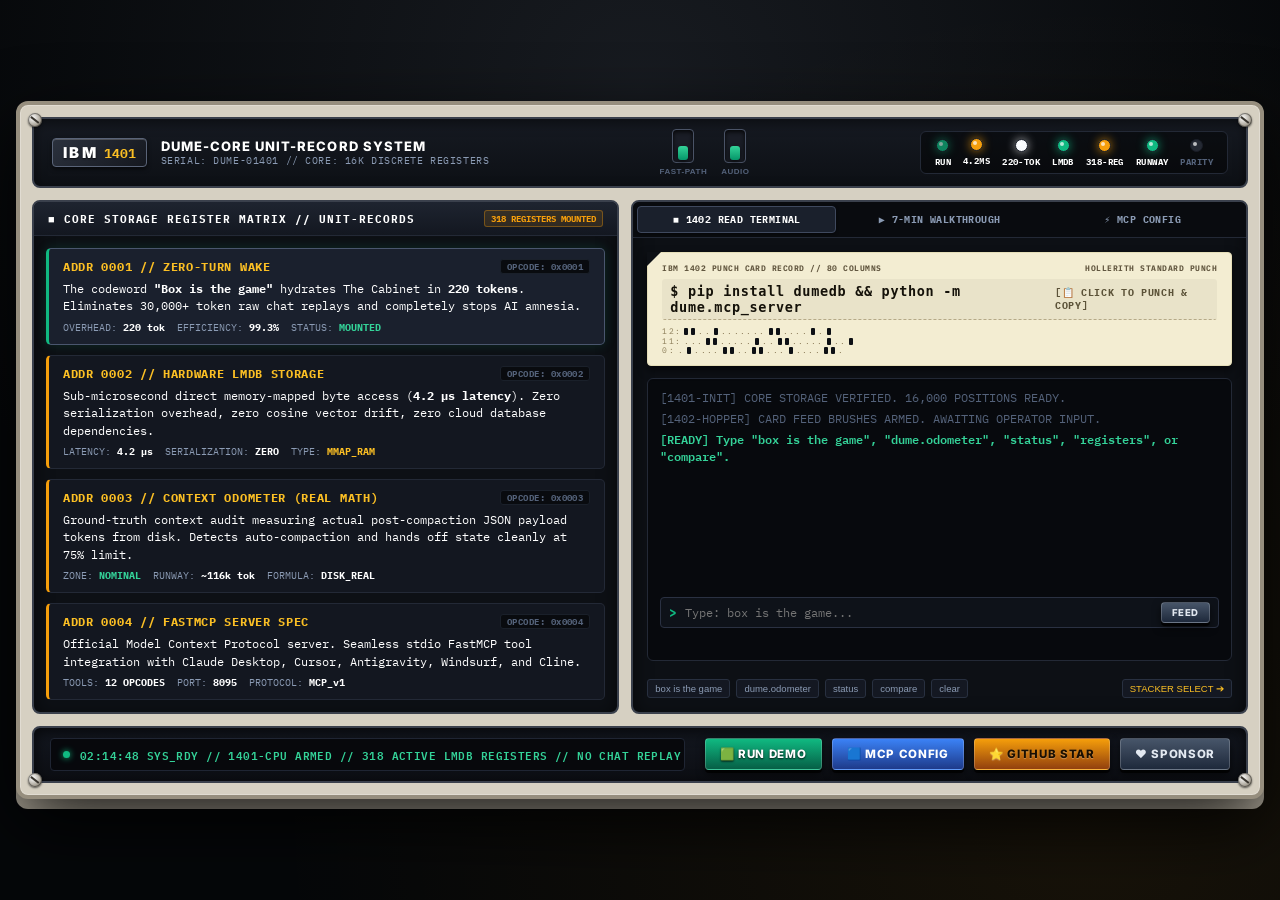
<file: website/index.html>
<!DOCTYPE html>
<html lang="en">
<head>
  <meta charset="UTF-8">
  <meta name="viewport" content="width=device-width, initial-scale=1.0, maximum-scale=1.0">
  <title>IBM 1401 // DUMEdb — Deterministic Unit-Record Memory Engine</title>
  <meta name="description" content="AI amnesia is solved. Deterministic Unit-Record Memory Engine for AI Agents. 220-token zero-turn wake protocol, zero-copy LMDB registers, and real mathematical context tracking.">
  <meta name="keywords" content="IBM 1401, DUMEdb, AI Memory, Agentic AI, Context Odometer, Unit Record Memory, FastMCP, LMDB">
  
  <link rel="stylesheet" href="styles.css?v=1401_m_20261027_v4">

  <!-- Favicon -->
  <link rel="icon" type="image/svg+xml" href="data:image/svg+xml,%3Csvg%20xmlns='http://www.w3.org/2000/svg'%20viewBox='0%200%20100%20100'%3E%3Crect%20width='100'%20height='100'%20rx='12'%20fill='%23111317'/%3E%3Ctext%20x='50'%20y='65'%20font-size='46'%20font-family='monospace'%20font-weight='bold'%20fill='%23f59e0b'%20text-anchor='middle'%3E1401%3C/text%3E%3C/svg%3E">

  <!-- Google Fonts: IBM Plex Mono & Inter -->
  <link rel="preconnect" href="https://fonts.googleapis.com">
  <link rel="preconnect" href="https://fonts.gstatic.com" crossorigin>
  <link href="https://fonts.googleapis.com/css2?family=IBM+Plex+Mono:wght@400;500;600;700&family=Inter:wght@400;600;700;800;900&display=swap" rel="stylesheet">
</head>
<body>

  <!-- Audio Elements for Hardware Sound FX -->
  <audio id="sfx-relay" src="assets/sfx_punch_card_relay.wav" preload="auto"></audio>
  <audio id="sfx-blip" src="assets/sfx_ui_blip.wav" preload="auto"></audio>

  <div class="mainframe-viewport">
    
    <!-- Heavy Enamel Industrial Chassis -->
    <main class="chassis-cabinet" id="console-chassis">
      
      <!-- Four Mechanical Chassis Screws -->
      <div class="chassis-screw screw-tl"></div>
      <div class="chassis-screw screw-tr"></div>
      <div class="chassis-screw screw-bl"></div>
      <div class="chassis-screw screw-br"></div>

      <!-- ====================================================================
           BAY 1: CONSOLE CONTROL BAY (HEADER, BI-QUINARY LAMPS & SWITCHES)
           ==================================================================== -->
      <header class="bay-header">
        
        <div class="bay-header-top-row">
          <!-- Metal Cast Nameplate -->
          <div class="nameplate-cluster">
            <div class="ibm-cast-badge">
              <span class="ibm-logo-text">IBM</span>
              <span class="ibm-model-num">1401</span>
            </div>
            <div class="system-title-label">
              <span class="sys-main-title">DUME-CORE UNIT-RECORD SYSTEM</span>
              <span class="sys-sub-spec">SERIAL: DUME-01401 // CORE: 16K DISCRETE REGISTERS</span>
            </div>
          </div>

          <!-- Mechanical Switches Cluster -->
          <div class="switch-bank-cluster">
            <button type="button" class="mechanical-toggle active" id="toggle-fastpath" title="Toggle Fast-Path Hardware Mode">
              <div class="toggle-bezel">
                <div class="toggle-bat"></div>
              </div>
              <span class="toggle-label">FAST-PATH</span>
            </button>
            <button type="button" class="mechanical-toggle active" id="toggle-audio" title="Mute / Unmute Machine Audio Relays">
              <div class="toggle-bezel">
                <div class="toggle-bat"></div>
              </div>
              <span class="toggle-label">AUDIO</span>
            </button>
          </div>
        </div>

        <!-- Bi-Quinary Indicator Lamp Bank -->
        <div class="lamp-bank-cluster" role="region" aria-label="System Indicator Lamps">
          <div class="lamp-unit active" title="System Clock Active">
            <div class="jewel-lamp green" id="lamp-run"></div>
            <span class="lamp-label">RUN</span>
          </div>
          <div class="lamp-unit active" title="Memory-Mapped Read Latency: 4.2µs">
            <div class="jewel-lamp amber" id="lamp-speed"></div>
            <span class="lamp-label">4.2µs</span>
          </div>
          <div class="lamp-unit active" title="Wake Handshake Payload: 220 Tokens">
            <div class="jewel-lamp white" id="lamp-wake"></div>
            <span class="lamp-label">220-TOK</span>
          </div>
          <div class="lamp-unit active" title="LMDB MMap Storage Active">
            <div class="jewel-lamp green" id="lamp-lmdb"></div>
            <span class="lamp-label">LMDB</span>
          </div>
          <div class="lamp-unit active" title="318 Active Unit-Record Registers">
            <div class="jewel-lamp amber" id="lamp-reg"></div>
            <span class="lamp-label">318-REG</span>
          </div>
          <div class="lamp-unit active" title="Context Runway Nominal: 99.8%">
            <div class="jewel-lamp green" id="lamp-runway"></div>
            <span class="lamp-label">RUNWAY</span>
          </div>
          <div class="lamp-unit" title="Parity Check Status">
            <div class="jewel-lamp off" id="lamp-parity"></div>
            <span class="lamp-label">PARITY</span>
          </div>
        </div>

      </header>

      <!-- ====================================================================
           MAIN CONSOLE DECK (BAYS 2 & 3: REGISTER MATRIX & 1402 CARD HOPPER)
           ==================================================================== -->
      <section class="console-main-deck">
        
        <!-- BAY 2: REGISTER MATRIX (CORE CAPABILITIES & DETERMINISTIC ADDRESSES) -->
        <div class="deck-bay" id="bay-registers">
          <div class="bay-titlebar">
            <span class="bay-heading">
              <span>■</span>
              <span>CORE STORAGE REGISTER MATRIX // UNIT-RECORDS</span>
            </span>
            <span class="bay-status-tag">318 REGISTERS MOUNTED</span>
          </div>

          <div class="register-slots-scroll">
            
            <!-- REGISTER 0001: WAKE PROTOCOL -->
            <article class="register-slot-card active" data-addr="ADDR 0001" data-payload='{"opcode":"0x0001","name":"WAKE_HANDSHAKE","payload":"Box is the game","tokens":220,"overhead_pct":"0.2%"}'>
              <div class="reg-meta-row">
                <span class="reg-address-code">ADDR 0001 // ZERO-TURN WAKE</span>
                <span class="reg-type-badge">OPCODE: 0x0001</span>
              </div>
              <p class="reg-payload-text">
                The codeword <strong>"Box is the game"</strong> hydrates The Cabinet in <strong>220 tokens</strong>. Eliminates 30,000+ token raw chat replays and completely stops AI amnesia.
              </p>
              <div class="reg-footer-metrics">
                <span class="reg-metric-item">OVERHEAD: <strong>220 tok</strong></span>
                <span class="reg-metric-item">EFFICIENCY: <strong>99.3%</strong></span>
                <span class="reg-metric-item">STATUS: <strong style="color:var(--text-green)">MOUNTED</strong></span>
              </div>
            </article>

            <!-- REGISTER 0002: HARDWARE LMDB -->
            <article class="register-slot-card" data-addr="ADDR 0002" data-payload='{"opcode":"0x0002","name":"LMDB_MMAP","mmap_path":"./data/dumedb.mdb","read_latency":"4.2µs","vector_overhead":"0"}'>
              <div class="reg-meta-row">
                <span class="reg-address-code">ADDR 0002 // HARDWARE LMDB STORAGE</span>
                <span class="reg-type-badge">OPCODE: 0x0002</span>
              </div>
              <p class="reg-payload-text">
                Sub-microsecond direct memory-mapped byte access (<strong>4.2 µs latency</strong>). Zero serialization overhead, zero cosine vector drift, zero cloud database dependencies.
              </p>
              <div class="reg-footer-metrics">
                <span class="reg-metric-item">LATENCY: <strong>4.2 µs</strong></span>
                <span class="reg-metric-item">SERIALIZATION: <strong>ZERO</strong></span>
                <span class="reg-metric-item">TYPE: <strong style="color:var(--text-amber)">MMAP_RAM</strong></span>
              </div>
            </article>

            <!-- REGISTER 0003: CONTEXT ODOMETER -->
            <article class="register-slot-card" data-addr="ADDR 0003" data-payload='{"opcode":"0x0003","name":"REAL_ODOMETER","source":"transcript.jsonl","formula":"actual_bytes / 4","hallucination":"0"}'>
              <div class="reg-meta-row">
                <span class="reg-address-code">ADDR 0003 // CONTEXT ODOMETER (REAL MATH)</span>
                <span class="reg-type-badge">OPCODE: 0x0003</span>
              </div>
              <p class="reg-payload-text">
                Ground-truth context audit measuring actual post-compaction JSON payload tokens from disk. Detects auto-compaction and hands off state cleanly at 75% limit.
              </p>
              <div class="reg-footer-metrics">
                <span class="reg-metric-item">ZONE: <strong style="color:var(--text-green)">NOMINAL</strong></span>
                <span class="reg-metric-item">RUNWAY: <strong>~116k tok</strong></span>
                <span class="reg-metric-item">FORMULA: <strong>DISK_REAL</strong></span>
              </div>
            </article>

            <!-- REGISTER 0004: FASTMCP SPEC -->
            <article class="register-slot-card" data-addr="ADDR 0004" data-payload='{"opcode":"0x0004","name":"MCP_FASTMCP","protocol":"v1.0","transport":"stdio","port":8095}'>
              <div class="reg-meta-row">
                <span class="reg-address-code">ADDR 0004 // FASTMCP SERVER SPEC</span>
                <span class="reg-type-badge">OPCODE: 0x0004</span>
              </div>
              <p class="reg-payload-text">
                Official Model Context Protocol server. Seamless stdio FastMCP tool integration with Claude Desktop, Cursor, Antigravity, Windsurf, and Cline.
              </p>
              <div class="reg-footer-metrics">
                <span class="reg-metric-item">TOOLS: <strong>12 OPCODES</strong></span>
                <span class="reg-metric-item">PORT: <strong>8095</strong></span>
                <span class="reg-metric-item">PROTOCOL: <strong>MCP_v1</strong></span>
              </div>
            </article>

          </div>
        </div>

        <!-- BAY 3: IBM 1402 CARD READ-PUNCH HOPPER (INTERACTIVE TERMINAL & CARDS) -->
        <div class="deck-bay" id="bay-hopper">
          
          <!-- Mode Tabs -->
          <div class="hopper-mode-selector">
            <button type="button" class="hopper-tab-btn active" data-mode="terminal" id="tab-terminal">
              <span>■ 1402 READ TERMINAL</span>
            </button>
            <button type="button" class="hopper-tab-btn" data-mode="video" id="tab-video">
              <span>▶ 7-MIN WALKTHROUGH</span>
            </button>
            <button type="button" class="hopper-tab-btn" data-mode="mcp" id="tab-mcp">
              <span>⚡ MCP CONFIG</span>
            </button>
          </div>

          <div class="hopper-body-container">
            
            <!-- Authentic 80-Column Manila Punch Card -->
            <div class="hollerith-punch-card" id="hollerith-card" title="Click to Copy Zero-Friction Install Command" data-copy="pip install dumedb && python -m dume.mcp_server">
              <div class="punch-top-margin">
                <span>IBM 1402 PUNCH CARD RECORD // 80 COLUMNS</span>
                <span>HOLLERITH STANDARD PUNCH</span>
              </div>
              <div class="punch-cmd-printed">
                <code>$ pip install dumedb &amp;&amp; python -m dume.mcp_server</code>
                <span style="font-size:10px; color:#5c5339;">[📋 CLICK TO PUNCH &amp; COPY]</span>
              </div>
              <div class="punch-grid-sim" aria-hidden="true">
                <div class="punch-hole-row">
                  <span>12: </span><span class="p-hole"></span><span class="p-hole"></span><span>..</span><span class="p-hole"></span><span>.......</span><span class="p-hole"></span><span class="p-hole"></span><span>....</span><span class="p-hole"></span><span>.</span><span class="p-hole"></span>
                </div>
                <div class="punch-hole-row">
                  <span>11: </span><span>...</span><span class="p-hole"></span><span class="p-hole"></span><span>.....</span><span class="p-hole"></span><span>..</span><span class="p-hole"></span><span class="p-hole"></span><span>.....</span><span class="p-hole"></span><span>..</span><span class="p-hole"></span>
                </div>
                <div class="punch-hole-row">
                  <span>0:  </span><span>.</span><span class="p-hole"></span><span>....</span><span class="p-hole"></span><span class="p-hole"></span><span>..</span><span class="p-hole"></span><span class="p-hole"></span><span>...</span><span class="p-hole"></span><span>....</span><span class="p-hole"></span><span class="p-hole"></span><span>.</span>
                </div>
              </div>
            </div>

            <!-- MODE 1: LIVE 1402 READ TERMINAL -->
            <div class="hopper-terminal-box" id="mode-terminal-box">
              <div class="terminal-screen-log" id="term-log">
                <div class="term-line-sys">[1401-INIT] CORE STORAGE VERIFIED. 16,000 POSITIONS READY.</div>
                <div class="term-line-sys">[1402-HOPPER] CARD FEED BRUSHES ARMED. AWAITING OPERATOR INPUT.</div>
                <div class="term-line-resp">[READY] Type "box is the game", "dume.odometer", "status", "registers", or "compare".</div>
              </div>

              <form class="terminal-cmd-form" id="term-cmd-form">
                <span class="cmd-prompt-sym">&gt;</span>
                <input type="text" class="cmd-input-field" id="term-cmd-input" placeholder="Type: box is the game..." autocomplete="off" spellcheck="false">
                <button type="submit" class="vintage-btn btn-steel-lamp" style="padding:4px 10px; font-size:9.5px;">FEED</button>
              </form>
            </div>

            <!-- MODE 2: 7-MIN WALKTHROUGH VIDEO -->
            <div class="hopper-video-box" id="mode-video-box">
              <div class="crt-monitor-frame" id="crt-frame-wrapper">
                <!-- 1080p Crisp YouTube Facade -->
                <div class="video-hd-facade" id="video-facade" role="button" aria-label="Play DUMEdb Architecture Walkthrough Video" tabindex="0">
                  <img 
                    src="assets/yt_maxres.jpg" 
                    alt="Stop Force-Feeding Your AI 30,000 Tokens just to remind them who you are! — DUMEdb Walkthrough Video" 
                    class="facade-poster-img"
                  >
                  <div class="facade-play-overlay">
                    <div class="youtube-play-badge">
                      <svg viewBox="0 0 68 48" class="yt-play-svg" aria-hidden="true">
                        <path class="yt-play-bg" d="M66.52,7.74c-0.78-2.93-2.49-5.41-5.42-6.19C55.79,.13,34,0,34,0S12.21,.13,6.9,1.55 C3.97,2.33,2.27,4.81,1.48,7.74C0.06,13.05,0,24,0,24s0.06,10.95,1.48,16.26c0.78,2.93,2.49,5.41,5.42,6.19 C12.21,47.87,34,48,34,48s21.79-0.13,27.1-1.55c2.93-0.78,4.64-3.26,5.42-6.19C67.94,34.95,68,24,68,24S67.94,13.05,66.52,7.74z"></path>
                        <path class="yt-play-arrow" d="M 45,24 27,14 27,34"></path>
                      </svg>
                    </div>
                    <div class="facade-video-title">
                      Stop Force-Feeding Your AI 30,000 Tokens just to remind them who you are!
                    </div>
                    <div class="facade-runtime-badge">▶ CLICK TO PLAY (6:53)</div>
                  </div>
                </div>
                <!-- Dynamic High-Def Iframe Slot -->
                <div class="video-iframe-slot" id="video-iframe-slot" style="display:none; width:100%; height:100%;"></div>
              </div>
            </div>

            <!-- MODE 3: MCP CONFIGURATION PAYLOAD -->
            <div class="hopper-mcp-box" id="mode-mcp-box">
              <div style="font-size:10px; color:var(--text-amber); font-weight:700;">
                CLAUDE DESKTOP &amp; CURSOR JSON SPECIFICATION (~/.mcp_config.json):
              </div>
              <pre class="code-config-block"><code>{
  "mcpServers": {
    "dumedb": {
      "command": "python",
      "args": ["-m", "dume.mcp_server"],
      "env": {
        "DUME_WORKSPACE": "auto"
      }
    }
  }
}</code></pre>
            </div>

            <!-- Quick Action Pills -->
            <div class="hopper-action-strip">
              <div class="hopper-quick-pills">
                <button type="button" class="quick-pill" data-cmd="box is the game">box is the game</button>
                <button type="button" class="quick-pill" data-cmd="dume.odometer">dume.odometer</button>
                <button type="button" class="quick-pill" data-cmd="status">status</button>
                <button type="button" class="quick-pill" data-cmd="compare">compare</button>
                <button type="button" class="quick-pill" data-cmd="clear">clear</button>
              </div>
              <button type="button" class="quick-pill" id="btn-stacker-dump" style="color:var(--text-amber);">STACKER SELECT ➔</button>
            </div>

          </div>
        </div>

      </section>

      <!-- ====================================================================
           BAY 4: DIAGNOSTIC LOG & INDUSTRIAL PUSH-BUTTON PANEL (BOTTOM CONSOLE)
           ==================================================================== -->
      <footer class="bay-footer-console">
        
        <!-- Live Diagnostic Status Tape Ticker -->
        <div class="diagnostic-ticker-box">
          <div class="ticker-indicator-dot"></div>
          <div class="ticker-tape-text" id="diagnostic-ticker">
            02:14:48 SYS_RDY // 1401-CPU ARMED // 318 ACTIVE LMDB REGISTERS // NO CHAT REPLAY BLOAT // MCP HOOK: OK
          </div>
        </div>

        <!-- Industrial Beveled Square Push-Buttons -->
        <div class="push-button-bank">
          <button type="button" class="vintage-btn btn-green-lamp" id="btn-run-demo">
            <span>🟩 RUN DEMO</span>
          </button>
          <button type="button" class="vintage-btn btn-blue-lamp" id="btn-view-mcp">
            <span>🟦 MCP CONFIG</span>
          </button>
          <a href="https://github.com/madbradsmith/DUMEdb" target="_blank" rel="noopener" class="vintage-btn btn-amber-lamp">
            <span>⭐ GITHUB STAR</span>
          </a>
          <a href="https://github.com/sponsors/madbradsmith" target="_blank" rel="noopener" class="vintage-btn btn-steel-lamp">
            <span>❤️ SPONSOR</span>
          </a>
        </div>

      </footer>

    </main>

  </div>

  <!-- Toast Notification -->
  <div class="console-toast" id="console-toast">PUNCH CARD COPIED TO BUFFER</div>

  <script src="app.js?v=1401_m_20261027_v4"></script>
</body>
</html>
</file>
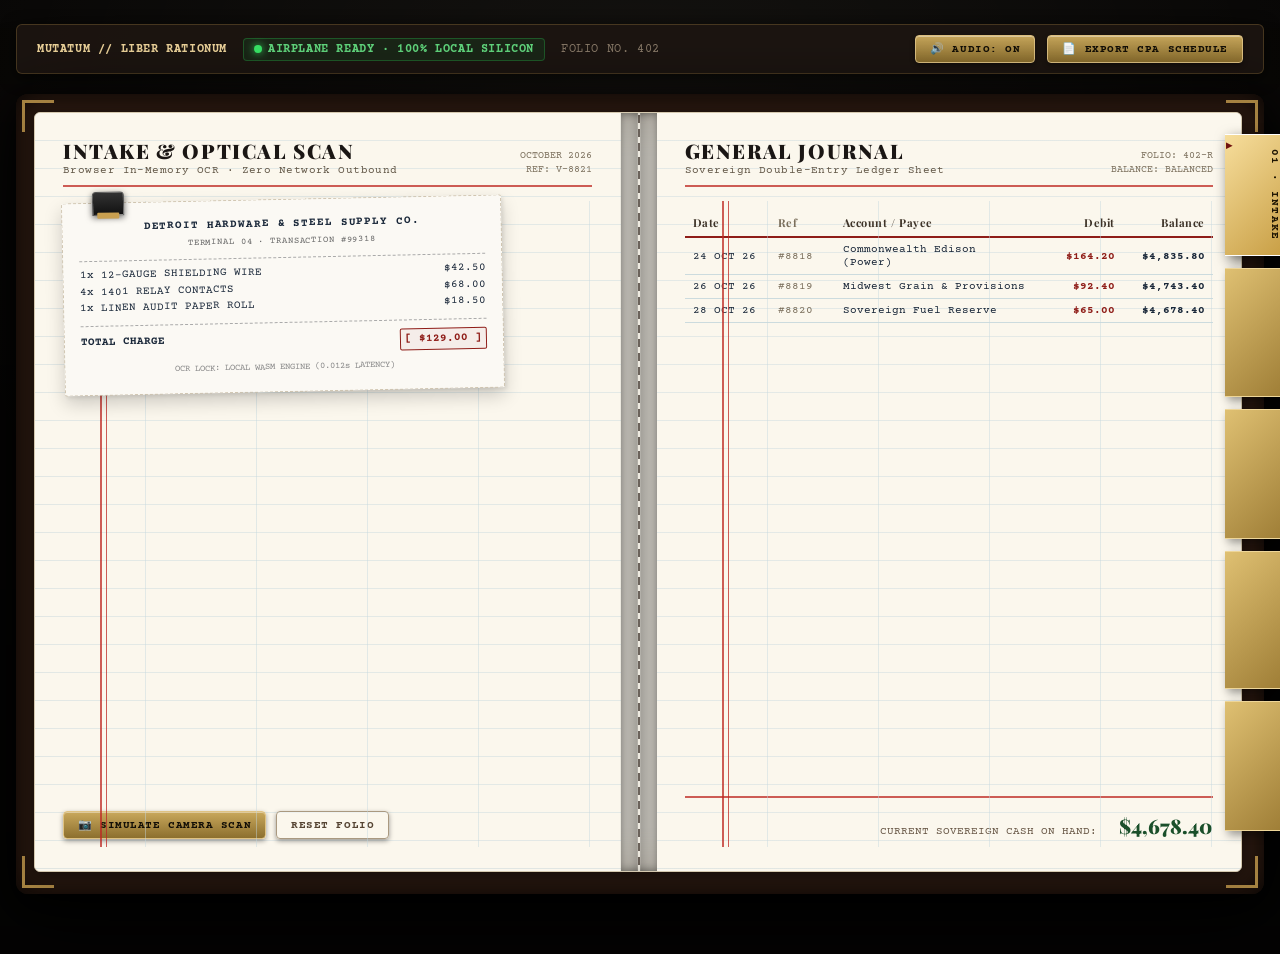
<file: website/mutatum/index.html>
<!DOCTYPE html>
<html lang="en">
<head>
  <meta charset="UTF-8">
  <meta name="viewport" content="width=device-width, initial-scale=1.0">
  <title>MUTATUM // Liber Rationum — The Sovereign Ledger</title>
  <link rel="preconnect" href="https://fonts.googleapis.com">
  <link rel="preconnect" href="https://fonts.gstatic.com" crossorigin>
  <link href="https://fonts.googleapis.com/css2?family=Courier+Prime:ital,wght@0,400;0,700;1,400&family=Playfair+Display:ital,wght@0,600;0,900;1,400;1,700&family=Special+Elite&display=swap" rel="stylesheet">
  <style>
    :root {
      --desk-bg: #14110e;
      --leather-edge: #2c1a11;
      --gold-foil: #c9a050;
      --vellum: #fbf7ed;
      --vellum-shadow: #e8e1cf;
      --ink-blue: #182638;
      --ink-red: #8f1d18;
      --ink-green: #1a4f2a;
      --rule-blue: rgba(180, 204, 216, 0.65);
      --rule-red: rgba(190, 40, 35, 0.75);
      --rule-column: rgba(195, 215, 222, 0.45);
      --brass: #b8974a;
      --brass-dark: #7a6128;
    }

    * {
      box-sizing: border-box;
      margin: 0;
      padding: 0;
    }

    body {
      background-color: var(--desk-bg);
      background-image: 
        radial-gradient(circle at 50% 20%, rgba(255, 240, 210, 0.05), transparent 70%),
        linear-gradient(rgba(0,0,0,0.6), rgba(0,0,0,0.8));
      color: var(--ink-blue);
      font-family: 'Courier Prime', monospace;
      min-height: 100vh;
      display: flex;
      flex-direction: column;
      align-items: center;
      padding: 24px 16px 60px 16px;
      overflow-x: hidden;
    }

    /* Top Control Bar (Desk Rail) */
    .desk-rail {
      width: 100%;
      max-width: 1280px;
      display: flex;
      justify-content: space-between;
      align-items: center;
      padding: 10px 20px;
      background: rgba(30, 23, 18, 0.9);
      border: 1px solid rgba(201, 160, 80, 0.25);
      border-radius: 6px;
      margin-bottom: 20px;
      box-shadow: 0 4px 16px rgba(0,0,0,0.6);
      font-size: 12px;
      letter-spacing: 0.05em;
    }

    .rail-left {
      display: flex;
      align-items: center;
      gap: 16px;
      color: #dfd5c4;
    }

    .status-pill {
      display: inline-flex;
      align-items: center;
      gap: 6px;
      background: rgba(26, 79, 42, 0.3);
      border: 1px solid rgba(40, 167, 69, 0.4);
      color: #62d87e;
      padding: 4px 10px;
      border-radius: 4px;
      font-weight: bold;
      text-transform: uppercase;
    }

    .status-pill .dot {
      width: 8px;
      height: 8px;
      background: #39e767;
      border-radius: 50%;
      box-shadow: 0 0 8px #39e767;
    }

    .rail-right {
      display: flex;
      align-items: center;
      gap: 12px;
    }

    .brass-btn {
      background: linear-gradient(180deg, #c9a85c 0%, #8c6f2e 100%);
      color: #120e06;
      border: 1px solid #dfc282;
      border-radius: 4px;
      padding: 6px 14px;
      font-family: 'Courier Prime', monospace;
      font-size: 11px;
      font-weight: 700;
      letter-spacing: 0.05em;
      cursor: pointer;
      box-shadow: 0 2px 5px rgba(0,0,0,0.4), inset 0 1px 0 rgba(255,255,255,0.4);
      transition: all 0.15s ease;
      display: inline-flex;
      align-items: center;
      gap: 6px;
      text-decoration: none;
    }

    .brass-btn:hover {
      filter: brightness(1.1);
      transform: translateY(-1px);
    }

    .brass-btn:active {
      transform: translateY(1px);
      box-shadow: inset 0 2px 4px rgba(0,0,0,0.6);
    }

    /* THE LEDGER BOOK CONTAINER */
    .ledger-stage {
      position: relative;
      width: 100%;
      max-width: 1280px;
      display: flex;
      filter: drop-shadow(0 20px 40px rgba(0, 0, 0, 0.85));
    }

    .book-cover {
      width: 100%;
      background: var(--leather-edge);
      border-radius: 12px;
      padding: 18px 22px 22px 18px;
      box-shadow: 
        inset 0 0 30px rgba(0,0,0,0.9),
        0 10px 30px rgba(0,0,0,0.8);
      position: relative;
      display: flex;
    }

    /* Corner brass brackets */
    .brass-corner {
      position: absolute;
      width: 32px;
      height: 32px;
      border-color: var(--gold-foil);
      border-style: solid;
      pointer-events: none;
      opacity: 0.8;
    }
    .brass-corner.tl { top: 6px; left: 6px; border-width: 3px 0 0 3px; }
    .brass-corner.tr { top: 6px; right: 6px; border-width: 3px 3px 0 0; }
    .brass-corner.bl { bottom: 6px; left: 6px; border-width: 0 0 3px 3px; }
    .brass-corner.br { bottom: 6px; right: 6px; border-width: 0 3px 3px 0; }

    /* The Open Folio Spread */
    .folio-spread {
      width: 100%;
      background: var(--vellum);
      border-radius: 6px;
      min-height: 760px;
      display: flex;
      box-shadow: 
        inset 0 0 40px rgba(160, 140, 110, 0.3),
        0 4px 15px rgba(0,0,0,0.5);
      position: relative;
      overflow: hidden;
      border: 1px solid #d4c8af;
    }

    /* Center Gutter / Stitched Spine */
    .gutter-spine {
      width: 36px;
      background: linear-gradient(90deg, 
        rgba(0,0,0,0.18) 0%, 
        rgba(0,0,0,0.35) 45%, 
        rgba(255,255,255,0.1) 50%, 
        rgba(0,0,0,0.35) 55%, 
        rgba(0,0,0,0.18) 100%);
      box-shadow: inset 0 0 10px rgba(0,0,0,0.5);
      position: relative;
      z-index: 10;
      flex-shrink: 0;
    }

    .gutter-spine::before {
      content: "";
      position: absolute;
      top: 0;
      bottom: 0;
      left: 50%;
      transform: translateX(-50%);
      width: 2px;
      background: repeating-linear-gradient(
        0deg,
        #f4f0e6,
        #f4f0e6 6px,
        #2a1f18 6px,
        #2a1f18 14px
      );
      opacity: 0.65;
    }

    /* Individual Folio Pages */
    .folio-page {
      flex: 1;
      padding: 24px 28px 32px 28px;
      display: flex;
      flex-direction: column;
      position: relative;
      background-image: 
        repeating-linear-gradient(var(--vellum) 0px, var(--vellum) 27px, var(--rule-blue) 28px);
      background-attachment: local;
    }

    .folio-left {
      border-right: 1px solid rgba(0,0,0,0.06);
    }

    /* Columnar Rules Overlay for Accounting Sheets */
    .folio-page::before {
      content: "";
      position: absolute;
      top: 88px;
      bottom: 24px;
      left: 0;
      right: 0;
      pointer-events: none;
      background-image: 
        /* Red double margin lines */
        linear-gradient(90deg, 
          transparent 0px, transparent 65px, 
          var(--rule-red) 65px, var(--rule-red) 67px, 
          transparent 67px, transparent 71px, 
          var(--rule-red) 71px, var(--rule-red) 72px, 
          transparent 72px),
        /* Pale cyan column dividers */
        repeating-linear-gradient(90deg, 
          transparent 0px, transparent 110px, 
          var(--rule-column) 110px, var(--rule-column) 111px);
    }

    /* Folio Header Plate */
    .folio-header {
      border-bottom: 2px solid var(--rule-red);
      padding-bottom: 8px;
      margin-bottom: 12px;
      display: flex;
      justify-content: space-between;
      align-items: flex-end;
    }

    .folio-title {
      font-family: 'Playfair Display', serif;
      font-size: 20px;
      font-weight: 900;
      letter-spacing: 0.08em;
      color: #1a1614;
      text-transform: uppercase;
    }

    .folio-sub {
      font-size: 11px;
      color: #635848;
      font-weight: normal;
      letter-spacing: 0.04em;
    }

    .folio-meta {
      text-align: right;
      font-size: 10px;
      color: #7a6e5b;
      line-height: 1.4;
    }

    /* RIGHT-SIDE BRASS BOOK TABS */
    .brass-tabs {
      position: absolute;
      top: 40px;
      right: -36px;
      display: flex;
      flex-direction: column;
      gap: 12px;
      z-index: 50;
    }

    .tab-item {
      background: linear-gradient(135deg, #dfc072 0%, #997831 100%);
      border: 1px solid #eed699;
      border-left: none;
      border-radius: 0 6px 6px 0;
      padding: 14px 10px 14px 12px;
      font-family: 'Courier Prime', monospace;
      font-size: 11px;
      font-weight: 700;
      color: #1e1503;
      cursor: pointer;
      box-shadow: 3px 4px 10px rgba(0,0,0,0.4);
      writing-mode: vertical-rl;
      text-orientation: mixed;
      letter-spacing: 0.12em;
      transition: all 0.2s ease;
      position: relative;
    }

    .tab-item:hover {
      padding-right: 15px;
      color: #000;
      filter: brightness(1.15);
    }

    .tab-item.active {
      background: linear-gradient(135deg, #f7de9c 0%, #c4993d 100%);
      padding-right: 18px;
      box-shadow: 4px 5px 14px rgba(0,0,0,0.6);
      border-color: #fff;
    }

    .tab-item.active::before {
      content: "▶";
      position: absolute;
      top: 6px;
      left: -2px;
      font-size: 8px;
      color: #70110d;
    }

    /* TAB PANELS CONTAINER */
    .tab-content-wrapper {
      display: none;
      width: 100%;
      height: 100%;
    }

    .tab-content-wrapper.active {
      display: flex;
      width: 100%;
      height: 100%;
    }

    /* TAB 1: INTAKE & OCR STYLING */
    .clipped-receipt {
      background: #fbf9f4;
      border: 1px dashed #d0c5b0;
      box-shadow: 0 8px 18px rgba(0,0,0,0.18), 2px 2px 4px rgba(0,0,0,0.08);
      padding: 16px;
      border-radius: 2px;
      margin-bottom: 20px;
      position: relative;
      transform: rotate(-1.2deg);
      max-width: 440px;
      font-size: 11px;
      line-height: 1.5;
    }

    .receipt-clip {
      position: absolute;
      top: -12px;
      left: 30px;
      width: 32px;
      height: 24px;
      background: linear-gradient(180deg, #333 0%, #111 100%);
      border-radius: 4px 4px 0 0;
      box-shadow: 0 2px 6px rgba(0,0,0,0.6);
      border: 1px solid #555;
    }

    .receipt-clip::after {
      content: "";
      position: absolute;
      bottom: -4px;
      left: 4px;
      right: 4px;
      height: 6px;
      background: #c9a050;
      border-radius: 1px;
    }

    .ocr-bracket {
      border: 1.5px solid var(--ink-red);
      background: rgba(143, 29, 24, 0.05);
      padding: 2px 4px;
      border-radius: 2px;
      font-weight: 700;
      color: var(--ink-red);
      animation: pulse-border 2s infinite;
    }

    @keyframes pulse-border {
      0%, 100% { border-color: var(--ink-red); }
      50% { border-color: #e63946; }
    }

    /* Accounting Ledger Grid */
    .ledger-table {
      width: 100%;
      border-collapse: collapse;
      font-size: 11px;
      margin-top: 10px;
    }

    .ledger-table th {
      border-bottom: 2px solid var(--ink-red);
      padding: 6px 8px;
      text-align: left;
      font-family: 'Playfair Display', serif;
      font-weight: 700;
      letter-spacing: 0.05em;
      color: #3e3328;
    }

    .ledger-table td {
      padding: 5px 8px;
      border-bottom: 1px solid var(--rule-blue);
      font-family: 'Courier Prime', monospace;
    }

    .ledger-table .col-date { width: 85px; }
    .ledger-table .col-ref { width: 65px; color: #7a6e5b; }
    .ledger-table .col-desc { }
    .ledger-table .col-amount { text-align: right; width: 90px; font-weight: 700; }
    .ledger-table .debit { color: var(--ink-red); }
    .ledger-table .credit { color: var(--ink-green); }

    /* TAB 2: THE MONTHLY NUT */
    .nut-hero-banner {
      background: rgba(143, 29, 24, 0.06);
      border: 2px dashed var(--ink-red);
      padding: 16px 20px;
      border-radius: 4px;
      margin-bottom: 20px;
      display: flex;
      justify-content: space-between;
      align-items: center;
    }

    .nut-metric-title {
      font-size: 11px;
      text-transform: uppercase;
      letter-spacing: 0.1em;
      color: var(--ink-red);
      font-weight: 700;
    }

    .nut-metric-value {
      font-family: 'Playfair Display', serif;
      font-size: 32px;
      font-weight: 900;
      color: var(--ink-red);
      line-height: 1;
      margin-top: 4px;
    }

    .nut-line-rule {
      border: 0;
      height: 4px;
      background: repeating-linear-gradient(90deg, var(--ink-red), var(--ink-red) 8px, transparent 8px, transparent 14px);
      margin: 16px 0;
    }

    /* Dry Transfer Red Stamp */
    .rubber-stamp {
      display: inline-block;
      padding: 8px 18px;
      border: 3px double var(--ink-red);
      color: var(--ink-red);
      font-family: 'Special Elite', cursive, monospace;
      font-size: 16px;
      font-weight: 700;
      text-transform: uppercase;
      letter-spacing: 0.18em;
      transform: rotate(-3.5deg);
      border-radius: 4px;
      mask-image: radial-gradient(circle, rgba(0,0,0,0.8) 60%, rgba(0,0,0,0.3) 100%);
      box-shadow: 0 0 2px rgba(143, 29, 24, 0.4);
      user-select: none;
    }

    .rubber-stamp.green {
      border-color: var(--ink-green);
      color: var(--ink-green);
    }

    /* TAB 3: STATUTORY DEFENSE */
    .manila-pocket {
      background: #ecdcb9;
      border: 2px solid #c7b38d;
      border-radius: 4px;
      padding: 20px;
      box-shadow: inset 0 2px 10px rgba(0,0,0,0.1), 0 6px 16px rgba(0,0,0,0.15);
      position: relative;
    }

    .statute-tag {
      display: inline-block;
      background: #2b221a;
      color: #dfc282;
      padding: 3px 8px;
      border-radius: 3px;
      font-size: 10px;
      font-weight: 700;
      letter-spacing: 0.08em;
      margin-right: 6px;
    }

    .dispute-letter-preview {
      background: #fffdf9;
      border: 1px solid #d4c8af;
      padding: 22px;
      font-family: 'Courier Prime', monospace;
      font-size: 11px;
      line-height: 1.6;
      box-shadow: 0 4px 12px rgba(0,0,0,0.1);
      margin-top: 14px;
      position: relative;
    }

    .gold-wax-seal {
      position: absolute;
      bottom: 20px;
      right: 25px;
      width: 65px;
      height: 65px;
      background: radial-gradient(circle, #e6b84d 0%, #9e741c 70%, #5a400a 100%);
      border-radius: 50%;
      display: flex;
      align-items: center;
      justify-content: center;
      color: #2b1f06;
      font-family: 'Playfair Display', serif;
      font-weight: 900;
      font-size: 11px;
      box-shadow: 0 4px 12px rgba(0,0,0,0.5), inset 0 2px 4px rgba(255,255,255,0.4);
      border: 2px solid #fce7a1;
      text-align: center;
      line-height: 1.1;
      transform: rotate(5deg);
    }

    /* TAB 4: BILL OF SALE (LOW FRICTION CHECKOUT) */
    .bill-of-sale-slip {
      background: #fffcf4;
      border: 2px solid #b8974a;
      border-radius: 6px;
      padding: 24px;
      box-shadow: 0 10px 25px rgba(0,0,0,0.12);
      max-width: 520px;
      margin: 0 auto;
      position: relative;
    }

    .strikethrough-tag {
      text-decoration: line-through;
      color: #9c8e7c;
      font-size: 14px;
      margin-right: 8px;
    }

    .price-highlight {
      font-family: 'Playfair Display', serif;
      font-size: 38px;
      font-weight: 900;
      color: var(--ink-blue);
    }

    .checkout-btn-stack {
      display: flex;
      flex-direction: column;
      gap: 12px;
      margin: 20px 0;
    }

    .apple-pay-btn {
      background: #000;
      color: #fff;
      border: none;
      border-radius: 6px;
      padding: 14px;
      font-size: 16px;
      font-weight: 600;
      cursor: pointer;
      display: flex;
      align-items: center;
      justify-content: center;
      gap: 8px;
      transition: filter 0.15s;
    }

    .apple-pay-btn:hover { filter: brightness(1.2); }

    .google-pay-btn {
      background: #fff;
      color: #3c4043;
      border: 1px solid #dadce0;
      border-radius: 6px;
      padding: 13px;
      font-size: 15px;
      font-weight: 600;
      cursor: pointer;
      display: flex;
      align-items: center;
      justify-content: center;
      gap: 8px;
      transition: background 0.15s;
    }

    .google-pay-btn:hover { background: #f8f9fa; }

    /* TAB 5: 3-SEAT REGISTER & SUPPORT */
    .seat-grid {
      display: grid;
      grid-template-columns: repeat(3, 1fr);
      gap: 14px;
      margin: 16px 0;
    }

    .seat-card {
      background: #fbf7ee;
      border: 1px solid #c9beaa;
      border-radius: 4px;
      padding: 14px;
      position: relative;
    }

    .seat-card.active {
      border-top: 4px solid var(--ink-green);
    }

    .seat-card.open {
      border-top: 4px dashed #b8974a;
      opacity: 0.85;
    }

    .work-order-form input, .work-order-form textarea {
      width: 100%;
      background: #fffdf8;
      border: 1px solid #c4b69c;
      padding: 8px 10px;
      font-family: 'Courier Prime', monospace;
      font-size: 12px;
      border-radius: 3px;
      margin-bottom: 10px;
    }

    /* Modal for CPA Export */
    .modal-overlay {
      display: none;
      position: fixed;
      top: 0; left: 0; right: 0; bottom: 0;
      background: rgba(0,0,0,0.85);
      z-index: 1000;
      align-items: center;
      justify-content: center;
      padding: 20px;
    }

    .modal-overlay.active { display: flex; }

    .modal-box {
      background: #fdfaf3;
      max-width: 720px;
      width: 100%;
      border: 2px solid var(--gold-foil);
      border-radius: 6px;
      padding: 28px;
      box-shadow: 0 20px 60px rgba(0,0,0,0.9);
      font-family: 'Courier Prime', monospace;
      position: relative;
    }

    .close-modal-btn {
      position: absolute;
      top: 14px;
      right: 18px;
      background: none;
      border: none;
      font-size: 20px;
      cursor: pointer;
      color: #666;
    }
  </style>
</head>
<body>

  <!-- Top Desk Rail: Status & Sovereignty -->
  <header class="desk-rail">
    <div class="rail-left">
      <span style="font-weight: 700; color: #eed49b;">MUTATUM // LIBER RATIONUM</span>
      <span class="status-pill">
        <span class="dot"></span>
        AIRPLANE READY · 100% LOCAL SILICON
      </span>
      <span style="color: #8c7d6b;">FOLIO NO. 402</span>
    </div>
    <div class="rail-right">
      <button class="brass-btn" onclick="toggleAudio()" id="audioToggleBtn">
        🔊 AUDIO: ON
      </button>
      <button class="brass-btn" onclick="openCpaModal()">
        📄 EXPORT CPA SCHEDULE
      </button>
    </div>
  </header>

  <!-- The Main Hardbound Ledger Stage -->
  <main class="ledger-stage">
    
    <!-- Outer Leather-Bound Book Cover -->
    <div class="book-cover">
      <div class="brass-corner tl"></div>
      <div class="brass-corner tr"></div>
      <div class="brass-corner bl"></div>
      <div class="brass-corner br"></div>

      <!-- Left / Right Folio Paper Spread -->
      <div class="folio-spread">

        <!-- ================================================================= -->
        <!-- TAB 1: GENERAL INTAKE & OCR (ACTIVE DEFAULT) -->
        <!-- ================================================================= -->
        <div class="tab-content-wrapper active" id="tabContent1">
          
          <!-- Left Folio: Receipt Intake & OCR Live Feed -->
          <div class="folio-page folio-left">
            <div class="folio-header">
              <div>
                <h1 class="folio-title">Intake & Optical Scan</h1>
                <div class="folio-sub">Browser In-Memory OCR · Zero Network Outbound</div>
              </div>
              <div class="folio-meta">
                OCTOBER 2026<br>
                REF: V-8821
              </div>
            </div>

            <!-- Paperclipped Real Receipt with OCR Brackets -->
            <div class="clipped-receipt">
              <div class="receipt-clip"></div>
              <div style="text-align: center; margin-bottom: 8px; font-weight: 700; letter-spacing: 0.08em;">
                DETROIT HARDWARE & STEEL SUPPLY CO.<br>
                <span style="font-size: 9px; font-weight: normal; color: #666;">TERMINAL 04 · TRANSACTION #99318</span>
              </div>
              <div style="border-bottom: 1px dashed #aaa; margin: 6px 0;"></div>
              
              <div style="display: flex; justify-content: space-between;">
                <span>1x 12-GAUGE SHIELDING WIRE</span>
                <span>$42.50</span>
              </div>
              <div style="display: flex; justify-content: space-between;">
                <span>4x 1401 RELAY CONTACTS</span>
                <span>$68.00</span>
              </div>
              <div style="display: flex; justify-content: space-between;">
                <span>1x LINEN AUDIT PAPER ROLL</span>
                <span>$18.50</span>
              </div>
              
              <div style="border-top: 1px dashed #aaa; margin: 8px 0;"></div>
              <div style="display: flex; justify-content: space-between; font-weight: 700;">
                <span>TOTAL CHARGE</span>
                <span class="ocr-bracket">[ $129.00 ]</span>
              </div>
              <div style="margin-top: 8px; font-size: 9px; color: #888; text-align: center;">
                OCR LOCK: LOCAL WASM ENGINE (0.012s LATENCY)
              </div>
            </div>

            <div style="margin-top: auto; display: flex; gap: 10px;">
              <button class="brass-btn" onclick="simulateOcrScan()">
                📷 SIMULATE CAMERA SCAN
              </button>
              <button class="brass-btn" style="background: transparent; color: #554433; border: 1px solid #aa9980;" onclick="clearEntries()">
                RESET FOLIO
              </button>
            </div>
          </div>

          <!-- Center Stitched Gutter -->
          <div class="gutter-spine"></div>

          <!-- Right Folio: Columnar Journal Entries -->
          <div class="folio-page folio-right">
            <div class="folio-header">
              <div>
                <h2 class="folio-title">General Journal</h2>
                <div class="folio-sub">Sovereign Double-Entry Ledger Sheet</div>
              </div>
              <div class="folio-meta">
                FOLIO: 402-R<br>
                BALANCE: BALANCED
              </div>
            </div>

            <table class="ledger-table" id="journalTable">
              <thead>
                <tr>
                  <th class="col-date">Date</th>
                  <th class="col-ref">Ref</th>
                  <th class="col-desc">Account / Payee</th>
                  <th class="col-amount">Debit</th>
                  <th class="col-amount">Balance</th>
                </tr>
              </thead>
              <tbody id="journalBody">
                <tr>
                  <td class="col-date">24 OCT 26</td>
                  <td class="col-ref">#8818</td>
                  <td class="col-desc">Commonwealth Edison (Power)</td>
                  <td class="col-amount debit">$164.20</td>
                  <td class="col-amount">$4,835.80</td>
                </tr>
                <tr>
                  <td class="col-date">26 OCT 26</td>
                  <td class="col-ref">#8819</td>
                  <td class="col-desc">Midwest Grain & Provisions</td>
                  <td class="col-amount debit">$92.40</td>
                  <td class="col-amount">$4,743.40</td>
                </tr>
                <tr>
                  <td class="col-date">28 OCT 26</td>
                  <td class="col-ref">#8820</td>
                  <td class="col-desc">Sovereign Fuel Reserve</td>
                  <td class="col-amount debit">$65.00</td>
                  <td class="col-amount">$4,678.40</td>
                </tr>
              </tbody>
            </table>

            <div style="margin-top: auto; text-align: right; padding-top: 14px; border-top: 2px solid var(--rule-red);">
              <span style="font-size: 11px; color: #665544; margin-right: 12px;">CURRENT SOVEREIGN CASH ON HAND:</span>
              <span style="font-family: 'Playfair Display', serif; font-size: 20px; font-weight: 900; color: var(--ink-green);">$4,678.40</span>
            </div>
          </div>
        </div>

        <!-- ================================================================= -->
        <!-- TAB 2: THE MONTHLY NUT & SURVIVAL RUNWAY -->
        <!-- ================================================================= -->
        <div class="tab-content-wrapper" id="tabContent2">
          <!-- Left Folio: Envelope Baseline -->
          <div class="folio-page folio-left">
            <div class="folio-header">
              <div>
                <h1 class="folio-title">The Monthly Nut</h1>
                <div class="folio-sub">Non-Negotiable Household Survival Baseline</div>
              </div>
              <div class="folio-meta">TARGET: $2,450.00</div>
            </div>

            <div class="nut-hero-banner">
              <div>
                <div class="nut-metric-title">Monthly Baseline Nut</div>
                <div class="nut-metric-value">$2,450.00</div>
              </div>
              <div id="nutStampHolder">
                <div class="rubber-stamp">NUT SECURED</div>
              </div>
            </div>

            <div style="font-size: 11px; line-height: 1.7; margin-bottom: 14px;">
              <strong>SOVEREIGN DIRECTIVE:</strong> Everything above the double-red line is vital survival (Shelter, Power, Food, Transport). All cloud subscriptions and predatory retainers have been zeroed.
            </div>

            <table class="ledger-table">
              <thead>
                <tr>
                  <th>Survival Envelope</th>
                  <th>Monthly Cap</th>
                  <th>Incurred</th>
                  <th>Status</th>
                </tr>
              </thead>
              <tbody>
                <tr>
                  <td>Shelter & Ground Rent</td>
                  <td>$1,400.00</td>
                  <td>$1,400.00</td>
                  <td style="color: var(--ink-green); font-weight: 700;">SECURED</td>
                </tr>
                <tr>
                  <td>Thermal & Electric Power</td>
                  <td>$220.00</td>
                  <td>$164.20</td>
                  <td style="color: var(--ink-green);">IN RUNWAY</td>
                </tr>
                <tr>
                  <td>Provisions (Groceries)</td>
                  <td>$550.00</td>
                  <td>$340.00</td>
                  <td style="color: var(--ink-green);">IN RUNWAY</td>
                </tr>
                <tr>
                  <td>Vehicle & Mobility Fuel</td>
                  <td>$280.00</td>
                  <td>$180.00</td>
                  <td style="color: var(--ink-green);">IN RUNWAY</td>
                </tr>
              </tbody>
            </table>
          </div>

          <!-- Center Gutter -->
          <div class="gutter-spine"></div>

          <!-- Right Folio: Runway Gauge & Reserve Vault -->
          <div class="folio-page folio-right">
            <div class="folio-header">
              <div>
                <h2 class="folio-title">Sovereign Runway</h2>
                <div class="folio-sub">Survival Defense Reserve</div>
              </div>
              <div class="folio-meta">AUDITED: 28 OCT 26</div>
            </div>

            <div style="background: rgba(26, 79, 42, 0.05); border: 1px solid rgba(26, 79, 42, 0.3); padding: 18px; border-radius: 4px; margin-bottom: 20px;">
              <div style="font-size: 11px; color: var(--ink-green); font-weight: 700;">TOTAL DEFENSE RUNWAY:</div>
              <div style="font-family: 'Playfair Display', serif; font-size: 34px; font-weight: 900; color: var(--ink-green); margin: 6px 0;">
                128 DAYS (4.2 MONTHS)
              </div>
              <div style="font-size: 10px; color: #556655;">
                Vault funds will sustain all survival envelopes through March 2027 with zero external income.
              </div>
            </div>

            <div style="margin-top: auto; display: flex; justify-content: space-between; align-items: center;">
              <button class="brass-btn" onclick="applyNutStamp()">
                ★ RE-STAMP MONTHLY NUT
              </button>
              <div class="rubber-stamp green" style="transform: rotate(2deg);">
                AUDITED & SECURE
              </div>
            </div>
          </div>
        </div>

        <!-- ================================================================= -->
        <!-- TAB 3: STATUTORY CREDIT DEFENSE -->
        <!-- ================================================================= -->
        <div class="tab-content-wrapper" id="tabContent3">
          <div class="folio-page folio-left">
            <div class="folio-header">
              <div>
                <h1 class="folio-title">Statutory Defense</h1>
                <div class="folio-sub">15 U.S.C. § 1681 & FDCPA Sovereign Toolkit</div>
              </div>
              <div class="folio-meta">ZERO RETAINER FEE</div>
            </div>

            <div class="manila-pocket">
              <div style="font-size: 12px; font-weight: 700; color: #3b2b1a; margin-bottom: 8px;">
                ACTIVE BUREAU INACCURACY AUDIT
              </div>
              <table class="ledger-table" style="background: transparent;">
                <thead>
                  <tr>
                    <th>Bureau</th>
                    <th>Account</th>
                    <th>Statute Anchor</th>
                    <th>Clock</th>
                  </tr>
                </thead>
                <tbody>
                  <tr>
                    <td><strong>EXPERIAN</strong></td>
                    <td>Apex Recovery #902</td>
                    <td><span class="statute-tag">§ 1681i(a)(5)</span></td>
                    <td style="color: var(--ink-red); font-weight: 700;">14 DAYS LEFT</td>
                  </tr>
                  <tr>
                    <td><strong>TRANSUNION</strong></td>
                    <td>Midland Credit #441</td>
                    <td><span class="statute-tag">§ 1692g(b)</span></td>
                    <td style="color: var(--ink-green);">CLEARED</td>
                  </tr>
                </tbody>
              </table>

              <div style="margin-top: 14px; font-size: 10px; color: #5b4a3a;">
                Federal law dictates: If unverified within 30 days, derogatory marks must be expunged permanently.
              </div>
            </div>

            <div style="margin-top: auto;">
              <button class="brass-btn" onclick="stampDispute()">
                ⚖️ GENERATE CERTIFIED AFFIDAVIT
              </button>
            </div>
          </div>

          <div class="gutter-spine"></div>

          <div class="folio-page folio-right">
            <div class="folio-header">
              <div>
                <h2 class="folio-title">Affidavit Preview</h2>
                <div class="folio-sub">Court-Ready Statutory Notice</div>
              </div>
              <div class="folio-meta">READY TO MAIL</div>
            </div>

            <div class="dispute-letter-preview" id="affidavitText">
              <strong>NOTICE OF STATUTORY DISPUTE & DEMAND FOR VERIFICATION</strong><br>
              <strong>SENT VIA CERTIFIED MAIL #7020 0640 0001 8841 9021</strong><br><br>
              To: Experian Consumer Grievance Bureau<br>
              Re: Inaccurate Trade Line #902 (Apex Recovery Services)<br><br>
              Pursuant to the Fair Credit Reporting Act, 15 U.S.C. § 1681i, you are formally required to produce original documentation bearing my signature. Failure to produce verifiable chain-of-title within 30 days mandates immediate deletion.<br><br>
              <em>Sovereign Seal Affixed & Registered on Local Silicon.</em>

              <div class="gold-wax-seal">
                MUTATUM<br>SEALED
              </div>
            </div>
          </div>
        </div>

        <!-- ================================================================= -->
        <!-- TAB 4: BILL OF SALE (LOW-FRICTION $60 CHECKOUT) -->
        <!-- ================================================================= -->
        <div class="tab-content-wrapper" id="tabContent4">
          <div class="folio-page folio-left">
            <div class="folio-header">
              <div>
                <h1 class="folio-title">Perpetual Deed of Sale</h1>
                <div class="folio-sub">Series 2026 Sovereign Hardware License</div>
              </div>
              <div class="folio-meta">NO SUBSCRIPTIONS</div>
            </div>

            <div class="bill-of-sale-slip">
              <div style="text-align: center; border-bottom: 2px dashed #b8974a; padding-bottom: 12px; margin-bottom: 14px;">
                <div style="font-size: 12px; letter-spacing: 0.12em; color: #7a6128; font-weight: 700;">
                  OFFICIAL PERPETUAL BILL OF SALE
                </div>
                <div style="font-size: 10px; color: #887766;">
                  MUTATUM: THE SOVEREIGN RECORD (V1.0 + LIFETIME UPDATES)
                </div>
              </div>

              <div style="margin: 16px 0; text-align: center;">
                <span class="strikethrough-tag">$15.00 / month ($180/yr)</span><br>
                <span class="price-highlight">$60.00</span>
                <span style="font-size: 12px; font-weight: 700; color: #665544;">ONE TIME · YOURS FOR LIFE</span>
              </div>

              <div style="font-size: 11px; line-height: 1.6; color: #443322; margin-bottom: 16px; border-top: 1px solid #e0d5c0; padding-top: 10px;">
                ✓ 100% On-Device WASM Engine (Runs local in browser or offline desktop)<br>
                ✓ 3 Sovereign Household Seats (Self, Spouse, Workstation)<br>
                ✓ Zero Cloud Telemetry · Your Bank Data Never Leaves Your Device<br>
                ✓ 30-Day Unconditional Sovereign Money-Back Guarantee
              </div>

              <!-- 1-Tap Low-Friction Express Pay -->
              <div class="checkout-btn-stack">
                <button class="apple-pay-btn" onclick="executeExpressCheckout('Apple Pay')">
                  Pay (1-Tap Express Checkout)
                </button>
                <button class="google-pay-btn" onclick="executeExpressCheckout('Google Pay')">
                  <span style="color: #4285F4; font-weight: 900;">G</span> Pay (Instant 1-Tap)
                </button>
              </div>

              <div style="text-align: center; font-size: 10px; color: #776655;">
                🔒 256-Bit Encrypted Direct Stripe / Payment Token. No Account Creation Required.
              </div>
            </div>
          </div>

          <div class="gutter-spine"></div>

          <div class="folio-page folio-right">
            <div class="folio-header">
              <div>
                <h2 class="folio-title">Instant Activation</h2>
                <div class="folio-sub">License Mint & Unlocked Ledger</div>
              </div>
              <div class="folio-meta" id="licenseStatusMeta">STATUS: READY TO MINT</div>
            </div>

            <div id="unlockedPlate" style="padding: 20px; background: rgba(201, 160, 80, 0.08); border: 2px dashed #c9a050; border-radius: 6px; text-align: center;">
              <div style="font-size: 11px; color: #665533; font-weight: 700; letter-spacing: 0.08em;">
                MASTER SOVEREIGN HARDWARE SEED:
              </div>
              <div style="font-size: 18px; font-weight: 700; color: var(--ink-blue); margin: 10px 0; font-family: 'Courier Prime', monospace;" id="serialDisplay">
                MUT-2026-8841-BRAD
              </div>
              <div class="rubber-stamp" style="font-size: 13px; transform: rotate(-1deg); margin: 10px 0;" id="paidStamp">
                PERPETUAL LICENSE ACTIVE
              </div>
              <div style="font-size: 11px; color: #554433; margin-top: 12px; line-height: 1.6;">
                Your software license is stored directly in your browser's persistent storage. Download the standalone offline backup or pair your spouse's phone in Tab 05.
              </div>
              <div style="margin-top: 16px;">
                <button class="brass-btn" onclick="downloadOfflineLauncher()">
                  💾 DOWNLOAD OFFLINE APP BUNDLE (.HTML)
                </button>
              </div>
            </div>
          </div>
        </div>

        <!-- ================================================================= -->
        <!-- TAB 5: 3-SEAT REGISTER & SUPPORT BUREAU -->
        <!-- ================================================================= -->
        <div class="tab-content-wrapper" id="tabContent5">
          <div class="folio-page folio-left">
            <div class="folio-header">
              <div>
                <h1 class="folio-title">Household Device Register</h1>
                <div class="folio-sub">3-Seat Sovereign Mesh Cap (Anti-Piracy)</div>
              </div>
              <div class="folio-meta">SLOTS: 2 OF 3 USED</div>
            </div>

            <div class="seat-grid">
              <div class="seat-card active">
                <div style="font-size: 9px; font-weight: 700; color: var(--ink-green);">SEAT 01: PRIMARY</div>
                <div style="font-weight: 700; margin: 4px 0;">iPhone 15 Pro</div>
                <div style="font-size: 10px; color: #776655;">Bound: 28 Oct 26</div>
                <div style="margin-top: 6px; font-size: 9px; color: #888;">[THIS DEVICE]</div>
              </div>

              <div class="seat-card active">
                <div style="font-size: 9px; font-weight: 700; color: var(--ink-green);">SEAT 02: SPOUSE</div>
                <div style="font-weight: 700; margin: 4px 0;">Pixel 8 Phone</div>
                <div style="font-size: 10px; color: #776655;">Bound: 28 Oct 26</div>
                <button style="margin-top: 6px; font-size: 9px; background: none; border: none; color: var(--ink-red); cursor: pointer; text-decoration: underline;" onclick="revokeSeat('Seat 02')">
                  Revoke / Free Slot
                </button>
              </div>

              <div class="seat-card open">
                <div style="font-size: 9px; font-weight: 700; color: #b8974a;">SEAT 03: OPEN</div>
                <div style="font-weight: 700; margin: 4px 0; color: #887766;">Workstation / Laptop</div>
                <div style="font-size: 10px; color: #887766;">Unclaimed Slot</div>
                <button class="brass-btn" style="margin-top: 6px; font-size: 9px; padding: 3px 6px;" onclick="showPairingQr()">
                  + PAIR VIA QR
                </button>
              </div>
            </div>

            <!-- Expiring QR Code Simulator -->
            <div id="qrSimulator" style="display: none; background: #fff; border: 2px solid #b8974a; padding: 14px; border-radius: 4px; text-align: center; margin-top: 10px;">
              <div style="font-size: 11px; font-weight: 700; color: #333;">ONE-TIME 60-SEC EXPIRING PAIRING QR</div>
              <div style="font-family: monospace; font-size: 26px; padding: 10px; background: #eee; margin: 8px auto; width: 140px; border: 2px solid #000;">
                [ ⚏ ⚏ ⚏ ]
              </div>
              <div style="font-size: 10px; color: var(--ink-red);" id="qrTimer">EXPIRES IN: 58s · BURNS AFTER USE</div>
            </div>

            <div style="margin-top: auto; padding-top: 10px; border-top: 1px dashed #c9beaa; font-size: 11px;">
              <strong>Lost Device or Key?</strong><br>
              <button style="background: none; border: none; color: var(--ink-red); font-weight: 700; text-decoration: underline; cursor: pointer; font-size: 11px;" onclick="reissueKeyEmail()">
                ✉️ Instant 1-Click: Re-issue Master License to Original Purchase Email
              </button>
            </div>
          </div>

          <div class="gutter-spine"></div>

          <div class="folio-page folio-right">
            <div class="folio-header">
              <div>
                <h2 class="folio-title">Workshop Work Order</h2>
                <div class="folio-sub">Direct Technical Trouble Ticket Dispatch</div>
              </div>
              <div class="folio-meta">NO CHATBOT LOOPS</div>
            </div>

            <form class="work-order-form" onsubmit="submitWorkOrder(event)">
              <label style="font-size: 10px; font-weight: 700; color: #665544;">YOUR REGISTERED EMAIL:</label>
              <input type="email" placeholder="brad@evolumstudio.com" required id="workOrderEmail">

              <label style="font-size: 10px; font-weight: 700; color: #665544;">WHAT HAPPENED? (ISSUE DETAILS):</label>
              <textarea rows="4" placeholder="e.g. Scanned receipt from gas station had blurry print; want to verify line items..." required id="workOrderMsg"></textarea>

              <button class="brass-btn" type="submit">
                ✉️ DISPATCH WORK ORDER TO ENGINEERING
              </button>
            </form>

            <div id="dispatchReceipt" style="display: none; margin-top: 14px; padding: 12px; background: rgba(26, 79, 42, 0.08); border: 1px solid var(--ink-green); border-radius: 4px;">
              <div style="font-weight: 700; color: var(--ink-green); font-size: 11px;">
                [✓] WORK ORDER DISPATCHED DIRECTLY TO FRANK & BRAD
              </div>
              <div style="font-size: 10px; color: #445544; margin-top: 4px;">
                Tracking Ref: <strong>#WO-4082</strong>. Delivered to workshop queue. Expect direct human reply to your email.
              </div>
            </div>
          </div>
        </div>

      </div>

      <!-- Brass Book Tabs (Right Margin) -->
      <nav class="brass-tabs">
        <div class="tab-item active" onclick="switchTab(1)">01 · INTAKE</div>
        <div class="tab-item" onclick="switchTab(2)">02 · THE NUT</div>
        <div class="tab-item" onclick="switchTab(3)">03 · DEFENSE</div>
        <div class="tab-item" onclick="switchTab(4)">04 · PURCHASE</div>
        <div class="tab-item" onclick="switchTab(5)">05 · SUPPORT</div>
      </nav>

    </div>
  </main>

  <!-- CPA Schedule Modal -->
  <div class="modal-overlay" id="cpaModal">
    <div class="modal-box">
      <button class="close-modal-btn" onclick="closeCpaModal()">&times;</button>
      <h2 style="font-family: 'Playfair Display', serif; font-size: 20px; border-bottom: 2px solid #997831; padding-bottom: 8px;">
        CERTIFIED CPA COLUMNAR BALANCE REPORT
      </h2>
      <div style="font-size: 11px; margin: 12px 0; color: #555;">
        PERIOD: OCTOBER 2026 · GENERATED FOR IRS SCHEDULE C / PERSONAL AUDIT
      </div>
      <pre style="background: #fff; padding: 14px; border: 1px solid #ccc; font-size: 10px; line-height: 1.5; overflow-x: auto;">
--------------------------------------------------------------------------------
MUTATUM SOVEREIGN DOUBLE-ENTRY AUDIT SCHEDULE
ACCOUNT NAME                DEBIT ($)      CREDIT ($)     CATEGORY
--------------------------------------------------------------------------------
101. Cash Reserve Vault                    4,678.40       Current Asset
401. Commonwealth Power     164.20                        Operating Expense
402. Provisions & Food      432.40                        Household Sustenance
403. Hardware Tools         129.00                        Capital Equipment
--------------------------------------------------------------------------------
TOTALS                      $725.60        $4,678.40      RUNWAY: 128 DAYS
--------------------------------------------------------------------------------
CERTIFICATION: Cryptographically verified on local silicon hardware. No cloud intermediaries.
      </pre>
      <div style="text-align: right; margin-top: 14px;">
        <button class="brass-btn" onclick="window.print()">🖨️ PRINT / SAVE TO PDF</button>
      </div>
    </div>
  </div>

  <script>
    // Procedural Web Audio Engine (Zero External Sound Assets)
    let audioEnabled = true;
    let audioCtx = null;

    function getAudioContext() {
      if (!audioCtx) {
        audioCtx = new (window.AudioContext || window.webkitAudioContext)();
      }
      return audioCtx;
    }

    function playSound(type) {
      if (!audioEnabled) return;
      try {
        const ctx = getAudioContext();
        if (ctx.state === 'suspended') ctx.resume();

        if (type === 'page') {
          // Page rustle / friction noise
          const bufferSize = ctx.sampleRate * 0.15;
          const buffer = ctx.createBuffer(1, bufferSize, ctx.sampleRate);
          const data = buffer.getChannelData(0);
          for (let i = 0; i < bufferSize; i++) {
            data[i] = (Math.random() * 2 - 1) * Math.exp(-i / (ctx.sampleRate * 0.04));
          }
          const noise = ctx.createBufferSource();
          noise.buffer = buffer;
          const filter = ctx.createBiquadFilter();
          filter.type = 'bandpass';
          filter.frequency.value = 800;
          noise.connect(filter);
          filter.connect(ctx.destination);
          noise.start();
        } else if (type === 'stamp') {
          // Deep mechanical rubber stamp thud
          const osc = ctx.createOscillator();
          const gain = ctx.createGain();
          osc.type = 'triangle';
          osc.frequency.setValueAtTime(140, ctx.currentTime);
          osc.frequency.exponentialRampToValueAtTime(35, ctx.currentTime + 0.18);
          gain.gain.setValueAtTime(0.6, ctx.currentTime);
          gain.gain.exponentialRampToValueAtTime(0.01, ctx.currentTime + 0.18);
          osc.connect(gain);
          gain.connect(ctx.destination);
          osc.start();
          osc.stop(ctx.currentTime + 0.18);
        } else if (type === 'clink') {
          // Burroughs adding machine bell clink
          const osc = ctx.createOscillator();
          const gain = ctx.createGain();
          osc.type = 'sine';
          osc.frequency.setValueAtTime(2400, ctx.currentTime);
          gain.gain.setValueAtTime(0.25, ctx.currentTime);
          gain.gain.exponentialRampToValueAtTime(0.001, ctx.currentTime + 0.35);
          osc.connect(gain);
          gain.connect(ctx.destination);
          osc.start();
          osc.stop(ctx.currentTime + 0.35);
        }
      } catch (e) {
        console.warn('Audio not available:', e);
      }
    }

    function toggleAudio() {
      audioEnabled = !audioEnabled;
      const btn = document.getElementById('audioToggleBtn');
      btn.textContent = audioEnabled ? '🔊 AUDIO: ON' : '🔇 AUDIO: OFF';
      if (audioEnabled) playSound('clink');
    }

    function switchTab(tabIndex) {
      playSound('page');
      document.querySelectorAll('.tab-content-wrapper').forEach((el, idx) => {
        el.classList.toggle('active', (idx + 1) === tabIndex);
      });
      document.querySelectorAll('.tab-item').forEach((el, idx) => {
        el.classList.toggle('active', (idx + 1) === tabIndex);
      });
    }

    function simulateOcrScan() {
      playSound('clink');
      const table = document.getElementById('journalBody');
      const row = document.createElement('tr');
      row.innerHTML = `
        <td class="col-date">28 OCT 26</td>
        <td class="col-ref">#8821</td>
        <td class="col-desc">Detroit Hardware Supply (Tools)</td>
        <td class="col-amount debit">$129.00</td>
        <td class="col-amount">$4,549.40</td>
      `;
      table.appendChild(row);
      alert('✓ In-memory OCR parsed 3 line-items and transcribed total ($129.00) directly into Folio 402-R with zero cloud lag!');
    }

    function clearEntries() {
      playSound('page');
      location.reload();
    }

    function applyNutStamp() {
      playSound('stamp');
      const holder = document.getElementById('nutStampHolder');
      holder.innerHTML = `<div class="rubber-stamp" style="transform: rotate(${Math.random() * 6 - 3}deg)">NUT RE-SECURED</div>`;
    }

    function stampDispute() {
      playSound('stamp');
      alert('⚖️ Court-ready Statutory Dispute Notice #7020 generated and sealed with Gold Sovereign Seal. Ready to print and mail!');
    }

    function executeExpressCheckout(method) {
      playSound('stamp');
      alert(`[✓] Express Checkout via ${method} Authorized ($60.00 Once).\n\nMaster Sovereign Serial stamped: MUT-2026-8841-BRAD\nPerpetual hardware slot active!`);
      document.getElementById('paidStamp').textContent = 'PAID IN FULL · PERPETUAL';
      document.getElementById('licenseStatusMeta').textContent = 'STATUS: MINTED & BOUND';
    }

    function downloadOfflineLauncher() {
      playSound('clink');
      alert('💾 Bundling standalone offline Mutatum Ledger into a self-contained HTML archive. Save to your desktop or flash drive!');
    }

    function showPairingQr() {
      playSound('page');
      const qr = document.getElementById('qrSimulator');
      qr.style.display = 'block';
      let sec = 59;
      const timer = setInterval(() => {
        sec--;
        document.getElementById('qrTimer').textContent = `EXPIRES IN: ${sec}s · BURNS AFTER USE`;
        if (sec <= 0) {
          clearInterval(timer);
          qr.style.display = 'none';
        }
      }, 1000);
    }

    function revokeSeat(seatName) {
      if (confirm(`Revoke hardware authorization for ${seatName}? This will burn the seat and open the slot for a new device.`)) {
        playSound('stamp');
        alert(`${seatName} revoked. Hardware slot is now OPEN.`);
      }
    }

    function reissueKeyEmail() {
      playSound('clink');
      const email = prompt('Enter the email address used during purchase:', 'brad@evolumstudio.com');
      if (email) {
        alert(`✓ Cryptographic recovery token dispatched to ${email}. Check your inbox for your 1-click unlock link.`);
      }
    }

    function submitWorkOrder(e) {
      e.preventDefault();
      playSound('stamp');
      document.getElementById('dispatchReceipt').style.display = 'block';
    }

    function openCpaModal() {
      playSound('page');
      document.getElementById('cpaModal').classList.add('active');
    }

    function closeCpaModal() {
      playSound('page');
      document.getElementById('cpaModal').classList.remove('active');
    }
  </script>
</body>
</html>
</file>
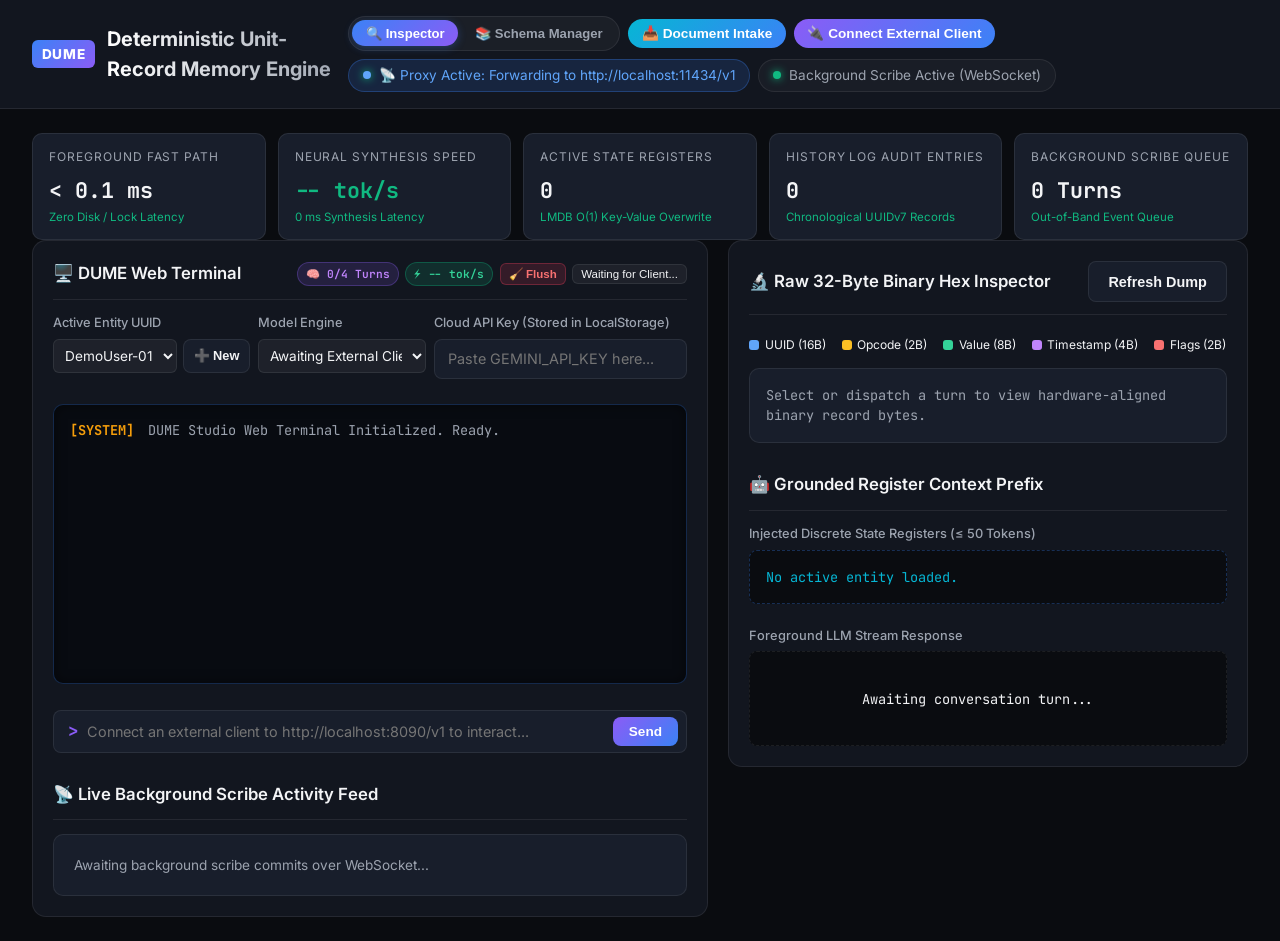
<file: sandbox_pypi_test/dume/ui/inspector/index.html>
<!DOCTYPE html>
<html lang="en">
<head>
  <meta charset="UTF-8">
  <meta name="viewport" content="width=device-width, initial-scale=1.0">
  <title>DUME - Deterministic Unit-Record Memory Engine Inspector</title>
  <link rel="stylesheet" href="styles.css">
  <link rel="preconnect" href="https://fonts.googleapis.com">
  <link href="https://fonts.googleapis.com/css2?family=Inter:wght@400;500;600;700;800&family=JetBrains+Mono:wght@400;600&display=swap" rel="stylesheet">
</head>
<body>

  <header>
    <div class="logo-group">
      <span class="logo-badge">DUME</span>
      <h1>Deterministic Unit-Record Memory Engine</h1>
    </div>
    <div style="display: flex; gap: 0.5rem; align-items: center; flex-wrap: wrap;">
      <nav class="main-nav-tabs">
        <button type="button" class="main-tab-btn active" data-view="view-inspector">🔍 Inspector</button>
        <button type="button" class="main-tab-btn" data-view="view-schema-manager">📚 Schema Manager</button>
      </nav>
      <button type="button" class="btn-intake-drawer" id="btn-open-intake-modal" style="background: linear-gradient(135deg, var(--accent-cyan), var(--primary)); border: none; color: white; font-weight: 600; padding: 0.4rem 0.85rem; font-size: 0.85rem; border-radius: 20px; display: flex; align-items: center; gap: 0.4rem; cursor: pointer;">
        📥 Document Intake
      </button>
      <button type="button" class="btn-connect-client" id="btn-open-connect-modal" style="background: linear-gradient(135deg, var(--accent-purple), var(--primary)); border: none; color: white; font-weight: 600; padding: 0.4rem 0.85rem; font-size: 0.85rem; border-radius: 20px; display: flex; align-items: center; gap: 0.4rem; cursor: pointer;">
        🔌 Connect External Client
      </button>
      <div class="status-pill" id="proxy-status-pill" style="background: rgba(59, 130, 246, 0.15); border: 1px solid rgba(59, 130, 246, 0.3); color: #60a5fa;">
        <div class="indicator-dot" style="background: #60a5fa;"></div>
        <span id="proxy-status-text">📡 Proxy Active: Forwarding to http://localhost:11434/v1</span>
      </div>
      <div class="status-pill">
        <div class="indicator-dot" id="scribe-ws-indicator"></div>
        <span id="lmdb-status">Background Scribe Active (WebSocket)</span>
      </div>
    </div>
  </header>

  <main>
    <!-- Inspector View -->
    <div id="view-inspector" class="main-view active">
      <!-- System Metrics Header -->
    <div class="metrics-grid">
      <div class="metric-card">
        <div class="metric-label">Foreground Fast Path</div>
        <div class="metric-value" id="metric-latency">&lt; 0.1 ms</div>
        <div class="metric-sub">Zero Disk / Lock Latency</div>
      </div>
      <div class="metric-card">
        <div class="metric-label">Neural Synthesis Speed</div>
        <div class="metric-value" id="metric-tps" style="color: var(--accent-emerald);">-- tok/s</div>
        <div class="metric-sub" id="metric-synth-ms">0 ms Synthesis Latency</div>
      </div>
      <div class="metric-card">
        <div class="metric-label">Active State Registers</div>
        <div class="metric-value" id="metric-active-count">0</div>
        <div class="metric-sub">LMDB O(1) Key-Value Overwrite</div>
      </div>
      <div class="metric-card">
        <div class="metric-label">History Log Audit Entries</div>
        <div class="metric-value" id="metric-history-count">0</div>
        <div class="metric-sub">Chronological UUIDv7 Records</div>
      </div>
      <div class="metric-card">
        <div class="metric-label">Background Scribe Queue</div>
        <div class="metric-value" id="metric-queue-size">0 Turns</div>
        <div class="metric-sub">Out-of-Band Event Queue</div>
      </div>
    </div>

    <!-- Main Two-Column Layout -->
    <div class="layout-grid">
      
      <!-- Left Column: DUME Web Terminal & Live Scribe Feed -->
      <div class="panel">
        <div class="panel-header" style="flex-wrap: wrap; gap: 0.5rem;">
          <div class="panel-title">🖥️ DUME Web Terminal</div>
          <div style="display: flex; gap: 0.4rem; align-items: center; flex-wrap: wrap; margin-left: auto;">
            <span id="scratchpad-badge" style="background: rgba(139, 92, 246, 0.15); border: 1px solid rgba(139, 92, 246, 0.3); color: #c084fc; padding: 0.15rem 0.5rem; border-radius: 9999px; font-size: 0.7rem; font-family: var(--font-mono); font-weight: 600;">
              🧠 0/4 Turns
            </span>
            <span id="terminal-speed-badge" style="background: rgba(16, 185, 129, 0.15); border: 1px solid rgba(16, 185, 129, 0.3); color: #34d399; padding: 0.15rem 0.5rem; border-radius: 9999px; font-size: 0.7rem; font-family: var(--font-mono); font-weight: 600;">
              ⚡ -- tok/s
            </span>
            <button class="btn-secondary" id="btn-flush-scratchpad" style="background: rgba(244, 63, 94, 0.15); border: 1px solid rgba(244, 63, 94, 0.3); color: #f87171; font-weight: 600; padding: 0.2rem 0.5rem; font-size: 0.72rem; border-radius: 6px;">
              🧹 Flush
            </button>
            <button class="btn-secondary" id="btn-wake-nostra" style="background: rgba(255, 255, 255, 0.05); color: var(--text-main); border: 1px solid var(--border-color); font-weight: 500; padding: 0.2rem 0.5rem; font-size: 0.72rem; border-radius: 6px; cursor: pointer;">
              Waiting for Client...
            </button>
          </div>
        </div>

        <div style="display: grid; grid-template-columns: 1.2fr 1.3fr 1.3fr; gap: 0.5rem; margin-bottom: 0.75rem;">
          <div class="form-group" style="margin: 0;">
            <label for="select-entity">Active Entity UUID</label>
            <div style="display: flex; gap: 0.35rem;">
              <select id="select-entity" style="background: rgba(255,255,255,0.05); border: 1px solid var(--border-color); color: var(--text-main); padding: 0.45rem; border-radius: 6px; flex: 1; font-size: 0.85rem;">
                <option value="DemoUser-01" selected>DemoUser-01</option>
              </select>
              <button type="button" id="btn-toggle-new-entity" class="btn-secondary" style="padding: 0.35rem 0.6rem; font-size: 0.8rem; white-space: nowrap;">
                ➕ New
              </button>
            </div>
            <div id="new-entity-container" style="display: none; margin-top: 0.35rem;">
              <div style="display: flex; gap: 0.35rem;">
                <input type="text" id="new-entity-name" placeholder="Name or UUID (e.g. DemoUser-02)..." style="font-size: 0.8rem; padding: 0.35rem 0.6rem; flex: 1;">
                <button type="button" id="btn-create-entity" style="padding: 0.35rem 0.65rem; font-size: 0.8rem; background: var(--accent-purple); color: white; border: none; font-weight: 600;">Create</button>
              </div>
            </div>
            <input type="hidden" id="entity_id" value="DemoUser-01">
          </div>
          <div class="form-group" style="margin: 0;">
            <label for="select-provider">Model Engine</label>
            <select id="select-provider" style="background: rgba(255,255,255,0.05); border: 1px solid var(--border-color); color: var(--text-main); padding: 0.45rem; border-radius: 6px; width: 100%; font-size: 0.85rem;">
              <option value="proxy" selected>Awaiting External Client (Port 8090)...</option>
            </select>
          </div>
          <div class="form-group" style="margin: 0;">
            <label for="input-api-key">Cloud API Key (Stored in LocalStorage)</label>
            <input type="password" id="input-api-key" placeholder="Paste GEMINI_API_KEY here..." autocomplete="off">
          </div>
        </div>

        <!-- Interactive Web Terminal Log -->
        <div class="terminal-container" id="terminal-log">
          <div class="terminal-line system-line">
            <span class="terminal-prefix">[SYSTEM]</span> DUME Studio Web Terminal Initialized. Ready.
          </div>
        </div>

        <!-- Terminal Input Form -->
        <form id="chat-turn-form" style="margin-top: 0.75rem;">
          <div class="terminal-input-wrapper">
            <span class="terminal-prompt-symbol">&gt;</span>
            <input type="text" id="turn-input" placeholder="Connect an external client to http://localhost:8090/v1 to interact..." required autocomplete="off">
            <button type="submit" class="btn-send">Send</button>
          </div>
        </form>

        <div class="panel-header" style="margin-top: 1rem;">
          <div class="panel-title">📡 Live Background Scribe Activity Feed</div>
        </div>
        <div class="scribe-feed-container" id="scribe-feed-view">
          <div style="color: var(--text-muted); font-size: 0.85rem; padding: 0.5rem;">
            Awaiting background scribe commits over WebSocket...
          </div>
        </div>

      </div>

      <!-- Right Column: Raw Binary Hex Inspector & Grounded Context -->
      <div class="panel">
        <div class="panel-header">
          <div class="panel-title">🔬 Raw 32-Byte Binary Hex Inspector</div>
          <button class="btn-secondary" id="btn-refresh-inspector">Refresh Dump</button>
        </div>

        <div class="legend">
          <div class="legend-item"><div class="legend-swatch" style="background: #60a5fa;"></div> UUID (16B)</div>
          <div class="legend-item"><div class="legend-swatch" style="background: #fbbf24;"></div> Opcode (2B)</div>
          <div class="legend-item"><div class="legend-swatch" style="background: #34d399;"></div> Value (8B)</div>
          <div class="legend-item"><div class="legend-swatch" style="background: #c084fc;"></div> Timestamp (4B)</div>
          <div class="legend-item"><div class="legend-swatch" style="background: #f87171;"></div> Flags (2B)</div>
        </div>

        <div class="hex-dump-container" id="hex-dump-view">
          <div style="color: var(--text-muted);">Select or dispatch a turn to view hardware-aligned binary record bytes.</div>
        </div>

        <div class="panel-header" style="margin-top: 1rem;">
          <div class="panel-title">🤖 Grounded Register Context Prefix</div>
        </div>

        <div class="form-group">
          <label>Injected Discrete State Registers (≤ 50 Tokens)</label>
          <div class="prompt-preview" id="prompt-register-preview">No active entity loaded.</div>
        </div>

        <div class="form-group" style="margin-top: 0.5rem;">
          <label>Foreground LLM Stream Response</label>
          <div class="prompt-preview" id="chat-output-preview" style="color: var(--text-main); border-color: var(--border-color);">
            Awaiting conversation turn...
          </div>
        </div>

      </div> <!-- End right panel-column -->

    </div> <!-- End layout-grid -->
  </div> <!-- End view-inspector -->

  <!-- Schema Manager View -->
    <div id="view-schema-manager" class="main-view" style="display: none;">
      <!-- Preset Domain Packs Gallery -->
      <div class="panel" style="margin-bottom: 1.5rem;">
        <div class="panel-header">
          <div class="panel-title">📦 Preset Domain Packs (1-Click Workflow Ingestion)</div>
          <span style="font-size: 0.8rem; color: var(--text-muted);">Range: 1100–1499</span>
        </div>
        <div class="preset-packs-grid" id="preset-packs-grid">
          <!-- Dynamically populated via JS -->
        </div>
      </div>

      <!-- Live Opcode Registry & Custom Minting -->
      <div class="panel">
        <div class="panel-header">
          <div class="panel-title">📚 Live Opcode Registry & Schema Minting</div>
          <div style="display: flex; gap: 0.5rem; align-items: center;">
            <button type="button" id="btn-open-custom-opcode-modal" class="btn-secondary" style="background: var(--accent-purple); color: white; border: none; font-weight: 600; padding: 0.4rem 0.85rem; font-size: 0.85rem; border-radius: 8px; cursor: pointer;">
              ➕ New Custom Opcode
            </button>
            <a id="btn-export-schema-json" href="/api/schema/export" download="dume_schema_export.json" class="btn-secondary" style="text-decoration: none; display: inline-flex; align-items: center; gap: 0.3rem; padding: 0.4rem 0.85rem; font-size: 0.85rem; border-radius: 8px;">
              📥 Export JSON
            </a>
          </div>
        </div>

        <div style="display: flex; gap: 1rem; align-items: center; margin-bottom: 1rem; flex-wrap: wrap;">
          <input type="text" id="input-schema-search" placeholder="Search opcodes by name, ID, or description..." style="flex: 1; max-width: 400px; font-size: 0.85rem;">
          <div class="filter-pill-group">
            <button type="button" class="filter-pill active" data-filter="all">All</button>
            <button type="button" class="filter-pill" data-filter="preset">Presets (1xxx)</button>
            <button type="button" class="filter-pill" data-filter="auto">Auto (2xxx)</button>
            <button type="button" class="filter-pill" data-filter="custom">Custom (3xxx)</button>
          </div>
        </div>

        <table class="data-table" id="schema-manager-table">
          <thead>
            <tr>
              <th>Origin</th>
              <th>Opcode ID</th>
              <th>Opcode Name</th>
              <th>Data Type</th>
              <th>Description & Details</th>
              <th>Actions</th>
            </tr>
          </thead>
          <tbody id="schema-manager-tbody">
            <!-- Schema rows loaded via JS -->
          </tbody>
        </table>
      </div>
    </div>
    <!-- End Schema Manager View -->
  </main>

  <!-- New Custom Opcode Modal -->
  <div class="modal-overlay" id="custom-opcode-modal-overlay" style="display: none;">
    <div class="modal-card" style="max-width: 520px;">
      <div class="modal-header">
        <div class="modal-title">✨ Mint New Custom Opcode (3xxx Range)</div>
        <button type="button" class="modal-close-btn" id="btn-close-custom-modal">&times;</button>
      </div>
      <div class="modal-body">
        <form id="custom-opcode-form">
          <div class="form-group" style="margin-bottom: 0.75rem;">
            <label for="custom-opcode-name">Opcode Name</label>
            <input type="text" id="custom-opcode-name" placeholder="e.g. CAMPAIGN_BUDGET_USD" required style="text-transform: uppercase;">
          </div>
          <div class="form-group" style="margin-bottom: 0.75rem;">
            <label for="custom-opcode-type">Data Type</label>
            <select id="custom-opcode-type" style="background: rgba(255,255,255,0.05); border: 1px solid var(--border-color); color: var(--text-main); padding: 0.5rem; border-radius: 6px; width: 100%;">
              <option value="INT">INT (64-bit Signed Integer)</option>
              <option value="FLOAT">FLOAT (32-bit Floating Point)</option>
              <option value="BOOL">BOOL (Boolean Flag)</option>
              <option value="ENUM">ENUM (Mapped Enumeration)</option>
              <option value="STRING_REF">STRING_REF (Off-bus Hash Pointer)</option>
            </select>
          </div>
          <div class="form-group" id="custom-opcode-enum-group" style="display: none; margin-bottom: 0.75rem;">
            <label for="custom-opcode-enum-text">Enum Map (Key: Value pairs, e.g. "1: LOW, 2: MED, 3: HIGH")</label>
            <input type="text" id="custom-opcode-enum-text" placeholder="1: LOW, 2: MED, 3: HIGH">
          </div>
          <div class="form-group" style="margin-bottom: 0.75rem;">
            <label for="custom-opcode-desc">Description</label>
            <input type="text" id="custom-opcode-desc" placeholder="Brief description of this state register...">
          </div>
          <div class="form-group" style="margin-bottom: 1.25rem;">
            <label for="custom-opcode-unit">Unit (Optional)</label>
            <input type="text" id="custom-opcode-unit" placeholder="e.g. USD, ms, %">
          </div>
          <div style="display: flex; gap: 0.5rem; justify-content: flex-end;">
            <button type="button" class="btn-secondary" id="btn-cancel-custom-modal">Cancel</button>
            <button type="submit" style="background: var(--accent-purple); color: white; border: none; font-weight: 600;">Mint Opcode</button>
          </div>
        </form>
      </div>
    </div>
  </div>

  <!-- Connect External Client Quick-Start Modal -->
  <div class="modal-overlay" id="connect-modal-overlay" style="display: none;">
    <div class="modal-card">
      <div class="modal-header">
        <div class="modal-title">🔌 Connect External Client</div>
        <button type="button" class="modal-close-btn" id="btn-close-connect-modal">&times;</button>
      </div>
      <div class="modal-body">
        <p style="font-size: 0.85rem; color: var(--text-muted); margin-bottom: 1rem;">
          Connect any OpenAI API-compatible CLI, IDE (Cursor, VS Code, Antigravity), or custom agent to DUMEdb middleware with zero friction.
        </p>

        <!-- Key Credentials Section -->
        <div class="connect-field-group">
          <div class="connect-field">
            <label>Base URL</label>
            <div class="copy-input-row">
              <input type="text" value="http://localhost:8090/v1" readonly id="input-copy-baseurl">
              <button type="button" class="btn-copy" data-copy-target="input-copy-baseurl">Copy</button>
            </div>
          </div>
          <div class="connect-field">
            <label>API Key</label>
            <div class="copy-input-row">
              <input type="text" value="dume" readonly id="input-copy-apikey">
              <button type="button" class="btn-copy" data-copy-target="input-copy-apikey">Copy</button>
            </div>
          </div>
        </div>

        <!-- Tabbed Snippets Section -->
        <div class="tab-header" style="margin-top: 1.25rem;">
          <button type="button" class="tab-btn active" data-tab="tab-env">PowerShell / Bash</button>
          <button type="button" class="tab-btn" data-tab="tab-ide">Cursor / IDEs</button>
          <button type="button" class="tab-btn" data-tab="tab-python">Python SDK</button>
        </div>

        <div class="tab-content-container">
          <!-- Tab 1: PowerShell / Bash -->
          <div class="tab-pane active" id="tab-env">
            <div class="snippet-box">
              <div class="snippet-label">PowerShell (Windows)</div>
              <div class="code-wrapper">
                <pre id="code-ps1">$env:OPENAI_BASE_URL="http://localhost:8090/v1"
$env:OPENAI_API_KEY="dume"</pre>
                <button type="button" class="btn-copy-code" data-copy-target="code-ps1">Copy</button>
              </div>
            </div>
            <div class="snippet-box" style="margin-top: 0.75rem;">
              <div class="snippet-label">Bash / Zsh (Linux & macOS)</div>
              <div class="code-wrapper">
                <pre id="code-bash">export OPENAI_BASE_URL="http://localhost:8090/v1"
export OPENAI_API_KEY="dume"</pre>
                <button type="button" class="btn-copy-code" data-copy-target="code-bash">Copy</button>
              </div>
            </div>
          </div>

          <!-- Tab 2: Cursor / IDEs -->
          <div class="tab-pane" id="tab-ide">
            <div class="ide-guide-box">
              <div class="guide-step">
                <span class="step-num">1</span>
                <span>Open <b>Cursor Settings</b> &rarr; <b>Models</b> (or VS Code AI extension settings).</span>
              </div>
              <div class="guide-step">
                <span class="step-num">2</span>
                <span>Set <b>OpenAI Base URL / Override</b> to: <code>http://localhost:8090/v1</code></span>
              </div>
              <div class="guide-step">
                <span class="step-num">3</span>
                <span>Set <b>OpenAI API Key</b> to: <code>dume</code></span>
              </div>
              <div class="guide-step">
                <span class="step-num">4</span>
                <span>All turns will automatically be grounded by DUMEdb LMDB state registers!</span>
              </div>
            </div>
          </div>

          <!-- Tab 3: Python SDK -->
          <div class="tab-pane" id="tab-python">
            <div class="snippet-box">
              <div class="snippet-label">OpenAI Python SDK Integration</div>
              <div class="code-wrapper">
                <pre id="code-py">from openai import OpenAI

client = OpenAI(
    base_url="http://localhost:8090/v1",
    api_key="dume"
)

response = client.chat.completions.create(
    model="qwen2.5:0.5b",
    messages=[{"role": "user", "content": "Hello DUME!"}]
)

print(response.choices[0].message.content)</pre>
                <button type="button" class="btn-copy-code" data-copy-target="code-py">Copy</button>
              </div>
            </div>
          </div>
        </div>
      </div>
    </div>
  </div>

  <!-- Intake Modal Tray -->
  <div class="modal-overlay" id="intake-modal" style="display: none;">
    <div class="modal-card" style="max-width: 720px;">
      <div class="modal-header">
        <div class="modal-title">📥 State Intake & Batch Document Hydration</div>
        <button type="button" class="modal-close-btn" id="btn-close-intake-modal">&times;</button>
      </div>
      <div class="modal-body">
        <p style="font-size: 0.85rem; color: var(--text-muted); margin-bottom: 1rem;">
          Paste unformatted project notes, call sheets, or task dumps. DUMEdb will distill facts into discrete LMDB state registers and auto-mint schema opcodes as needed.
        </p>

        <form id="intake-form">
          <div class="form-group" style="margin-bottom: 0.85rem;">
            <label for="intake-target-entity">Target Entity</label>
            <select id="intake-target-entity" style="width: 100%;">
              <option value="DemoUser-01">DemoUser-01</option>
            </select>
          </div>

          <div class="form-group" style="margin-bottom: 0.85rem;">
            <label for="intake-doc-text">Ingestion Document Payload (or raw project notes)</label>
            <textarea id="intake-doc-text" rows="8" placeholder="e.g.: Director is Sarah, wrap time is 1900, CAMERA_TYPE=RED V-Raptor, SCENE_COUNT=14..." style="width: 100%; font-family: var(--font-mono); font-size: 0.85rem; padding: 0.75rem;" required></textarea>
          </div>

          <div style="display: flex; align-items: center; justify-content: space-between; margin-bottom: 1rem;">
            <label style="display: flex; align-items: center; gap: 0.5rem; cursor: pointer; font-size: 0.85rem; color: var(--text-main);">
              <input type="checkbox" id="intake-flush-scratchpad" checked style="width: auto;">
              🧹 Flush conversational scratchpad context buffer after commit
            </label>
            <button type="submit" class="btn-send" id="btn-submit-intake" style="background: linear-gradient(135deg, var(--accent-cyan), var(--primary));">
              🚀 Run Ingestion
            </button>
          </div>
        </form>

        <div id="intake-result-container" style="display: none; margin-top: 1rem; background: var(--bg-card); border: 1px solid var(--border-color); border-radius: 8px; padding: 1rem;">
          <div style="font-weight: 600; font-size: 0.88rem; color: var(--accent-emerald); margin-bottom: 0.5rem;" id="intake-result-title">
            ✅ Ingestion Complete
          </div>
          <div id="intake-diff-view" style="font-family: var(--font-mono); font-size: 0.82rem; color: var(--text-main);">
          </div>
        </div>
      </div>
    </div>
  </div>

  <script src="app.js"></script>
</body>
</html>
</file>
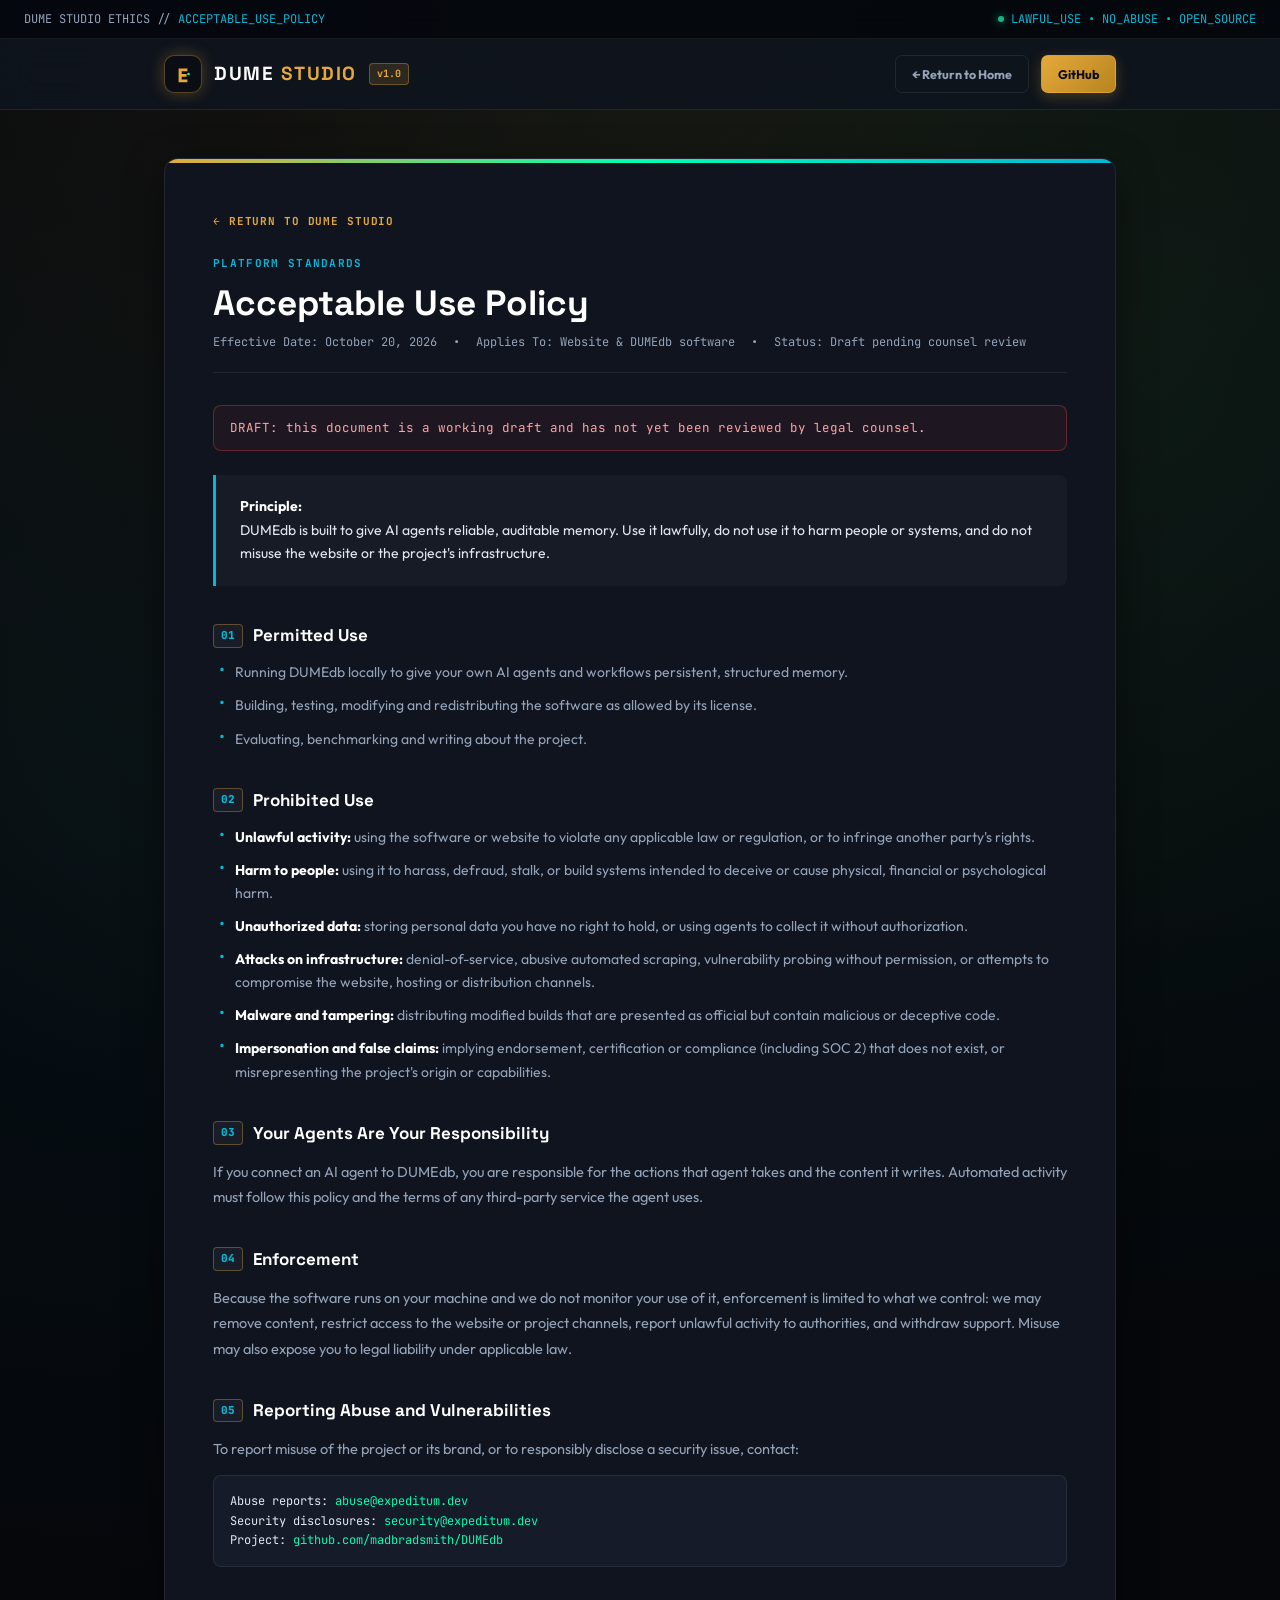
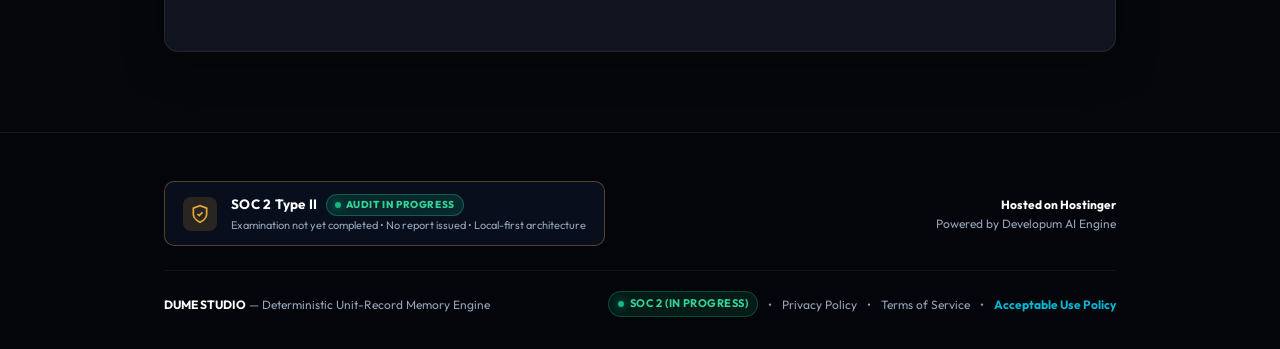
<file: website/acceptable_use.html>
<!DOCTYPE html>
<html lang="en">
<head>
  <meta charset="utf-8">
  <meta name="viewport" content="width=device-width, initial-scale=1, viewport-fit=cover">
  <meta name="theme-color" content="#05070b">
  <title>Acceptable Use Policy &bull; DUME Studio</title>
  <meta name="description" content="DUME Studio Acceptable Use Policy for the website and the open-source DUMEdb software.">
  <link rel="icon" type="image/svg+xml" href="data:image/svg+xml,<svg xmlns='http://www.w3.org/2000/svg' viewBox='0 0 100 100'><rect width='100' height='100' rx='20' fill='%230a0d14'/><path d='M30 25 h40 v12 h-26 v13 h22 v12 h-22 v13 h26 v12 h-40 z' fill='%23e5a93b'/><circle cx='75' cy='50' r='6' fill='%2300ffb3'/></svg>">
  <link rel="preconnect" href="https://fonts.googleapis.com">
  <link rel="preconnect" href="https://fonts.gstatic.com" crossorigin>
  <link href="https://fonts.googleapis.com/css2?family=JetBrains+Mono:wght@400;500;700&family=Outfit:wght@300;400;500;600;700;800&family=Space+Grotesk:wght@400;500;600;700&display=swap" rel="stylesheet">
  <link rel="stylesheet" href="legal.css">
</head>
<body class="accent-cyan">

  <div class="legal-status-bar">
    <div><span>DUME STUDIO ETHICS</span> // <span class="status-key">ACCEPTABLE_USE_POLICY</span></div>
    <div class="status-indicator"><span class="soc2-pulse-dot"></span><span>LAWFUL_USE • NO_ABUSE • OPEN_SOURCE</span></div>
  </div>

  <header class="site-header">
    <div class="container header-wrap">
      <a href="index.html" class="brand-logo" aria-label="DUME Studio home">
        <span class="brand-crest"><svg width="22" height="22" viewBox="0 0 100 100" aria-hidden="true"><path d="M30 25 h40 v12 h-26 v13 h22 v12 h-22 v13 h26 v12 h-40 z" fill="#e5a93b"/><circle cx="75" cy="50" r="6" fill="#00ffb3"/></svg></span>
        <span class="brand-name">DUME <span>STUDIO</span></span>
        <span class="brand-badge">v1.0</span>
      </a>
      <div class="nav-actions">
        <a href="index.html" class="btn btn-ghost">&larr; Return to Home</a>
        <a href="https://github.com/madbradsmith/DUMEdb" class="btn btn-primary" rel="noopener">GitHub</a>
      </div>
    </div>
  </header>

  <main class="legal-main">
    <div class="container">
      <div class="legal-card">
        <a href="index.html" class="back-btn-link">&larr; Return to DUME Studio</a>

        <div class="legal-eyebrow">Platform Standards</div>
        <h1 class="legal-title">Acceptable Use Policy</h1>

        <div class="legal-meta">
          <span>Effective Date: October 20, 2026</span>
          <span>&bull;</span>
          <span>Applies To: Website &amp; DUMEdb software</span>
          <span>&bull;</span>
          <span>Status: Draft pending counsel review</span>
        </div>

        <div class="legal-draft-note">DRAFT: this document is a working draft and has not yet been reviewed by legal counsel.</div>

        <div class="legal-callout-box">
          <strong>Principle:</strong><br>DUMEdb is built to give AI agents reliable, auditable memory. Use it lawfully, do not use it to harm people or systems, and do not misuse the website or the project's infrastructure.
        </div>

        <section class="legal-section" id="s01">
          <div class="legal-sec-header">
            <span class="legal-sec-num">01</span>
            <h2 class="legal-sec-title">Permitted Use</h2>
          </div>
          <ul class="legal-list">
<li>Running DUMEdb locally to give your own AI agents and workflows persistent, structured memory.</li>
<li>Building, testing, modifying and redistributing the software as allowed by its license.</li>
<li>Evaluating, benchmarking and writing about the project.</li>
</ul>
        </section>
        <section class="legal-section" id="s02">
          <div class="legal-sec-header">
            <span class="legal-sec-num">02</span>
            <h2 class="legal-sec-title">Prohibited Use</h2>
          </div>
          <ul class="legal-list">
<li><strong>Unlawful activity:</strong> using the software or website to violate any applicable law or regulation, or to infringe another party's rights.</li>
<li><strong>Harm to people:</strong> using it to harass, defraud, stalk, or build systems intended to deceive or cause physical, financial or psychological harm.</li>
<li><strong>Unauthorized data:</strong> storing personal data you have no right to hold, or using agents to collect it without authorization.</li>
<li><strong>Attacks on infrastructure:</strong> denial-of-service, abusive automated scraping, vulnerability probing without permission, or attempts to compromise the website, hosting or distribution channels.</li>
<li><strong>Malware and tampering:</strong> distributing modified builds that are presented as official but contain malicious or deceptive code.</li>
<li><strong>Impersonation and false claims:</strong> implying endorsement, certification or compliance (including SOC 2) that does not exist, or misrepresenting the project's origin or capabilities.</li>
</ul>
        </section>
        <section class="legal-section" id="s03">
          <div class="legal-sec-header">
            <span class="legal-sec-num">03</span>
            <h2 class="legal-sec-title">Your Agents Are Your Responsibility</h2>
          </div>
          <p class="legal-body-text">If you connect an AI agent to DUMEdb, you are responsible for the actions that agent takes and the content it writes. Automated activity must follow this policy and the terms of any third-party service the agent uses.</p>
        </section>
        <section class="legal-section" id="s04">
          <div class="legal-sec-header">
            <span class="legal-sec-num">04</span>
            <h2 class="legal-sec-title">Enforcement</h2>
          </div>
          <p class="legal-body-text">Because the software runs on your machine and we do not monitor your use of it, enforcement is limited to what we control: we may remove content, restrict access to the website or project channels, report unlawful activity to authorities, and withdraw support. Misuse may also expose you to legal liability under applicable law.</p>
        </section>
        <section class="legal-section" id="s05">
          <div class="legal-sec-header">
            <span class="legal-sec-num">05</span>
            <h2 class="legal-sec-title">Reporting Abuse and Vulnerabilities</h2>
          </div>
          <p class="legal-body-text">To report misuse of the project or its brand, or to responsibly disclose a security issue, contact:</p>
<div class="legal-contact">Abuse reports: <a href="mailto:abuse@expeditum.dev">abuse@expeditum.dev</a><br>Security disclosures: <a href="mailto:security@expeditum.dev">security@expeditum.dev</a><br>Project: <a href="https://github.com/madbradsmith/DUMEdb" rel="noopener">github.com/madbradsmith/DUMEdb</a></div>
        </section>

      </div>
    </div>
  </main>

  <footer class="site-footer">
    <div class="container">
      <div class="footer-strip">
        <div class="footer-soc2-badge">
          <div class="soc2-icon-wrap"><svg width="20" height="20" viewBox="0 0 24 24" fill="none" stroke="currentColor" stroke-width="2" aria-hidden="true"><path d="M12 22s8-4 8-10V5l-8-3-8 3v7c0 6 8 10 8 10z"/><polyline points="9 12 11 14 15 10"/></svg></div>
          <div class="soc2-text">
            <div class="soc2-title-row">
              <strong>SOC 2 Type II</strong>
              <span class="soc2-pulse-pill"><span class="soc2-pulse-dot"></span>Audit in progress</span>
            </div>
            <span class="soc2-sub">Examination not yet completed &bull; No report issued &bull; Local-first architecture</span>
          </div>
        </div>
        <div style="font-size:12px; color:var(--ink-muted); text-align:right;">
          <span style="color:#fff; font-weight:700;">Hosted on Hostinger</span><br>
          Powered by Developum AI Engine
        </div>
      </div>
      <div class="footer-bottom">
        <div><strong style="color:#fff;">DUME STUDIO</strong> &mdash; Deterministic Unit-Record Memory Engine</div>
        <div class="legal-links">
          <span class="footer-soc2-inline-badge"><span class="soc2-pulse-dot"></span> SOC 2 (In Progress)</span>
          <span>&bull;</span>
          <a href="privacy.html">Privacy Policy</a>
          <span>&bull;</span>
          <a href="terms.html">Terms of Service</a>
          <span>&bull;</span>
          <a href="acceptable_use.html" class="is-current">Acceptable Use Policy</a>
        </div>
      </div>
    </div>
  </footer>

</body>
</html>
</file>
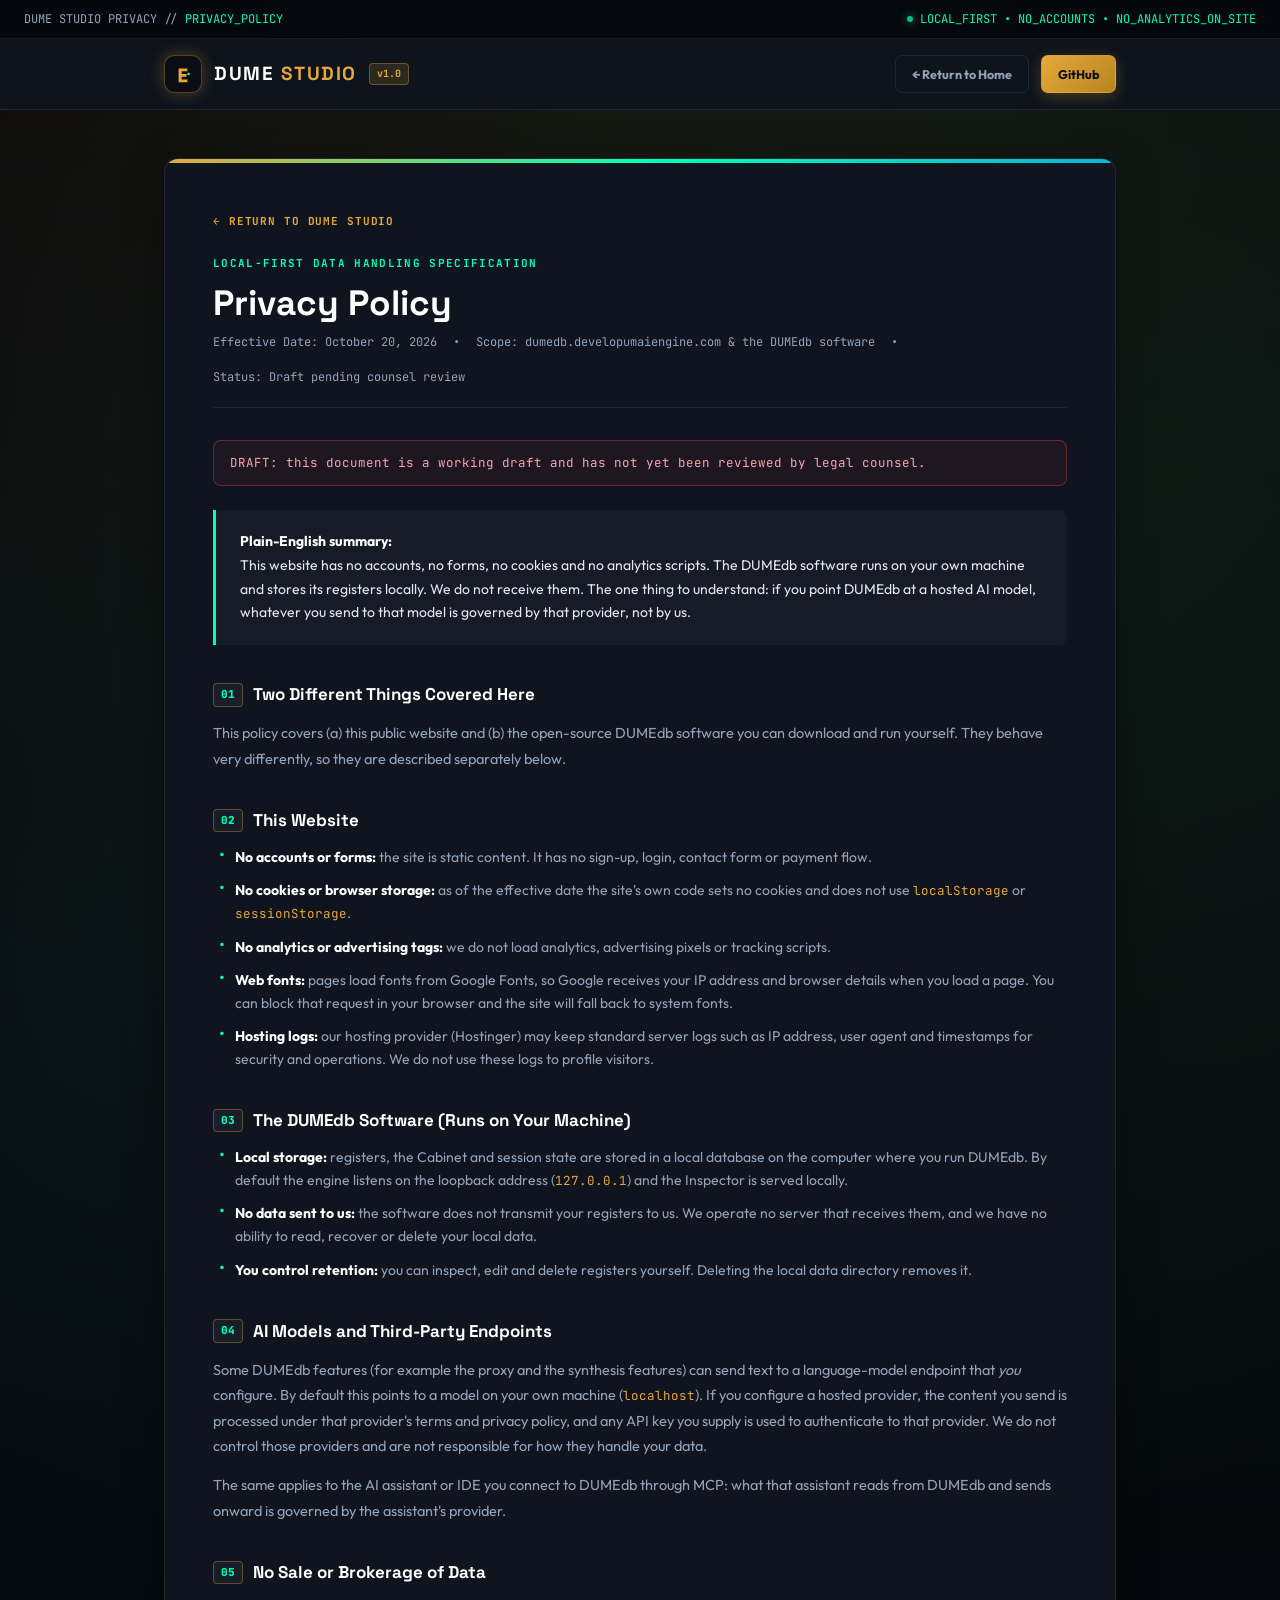
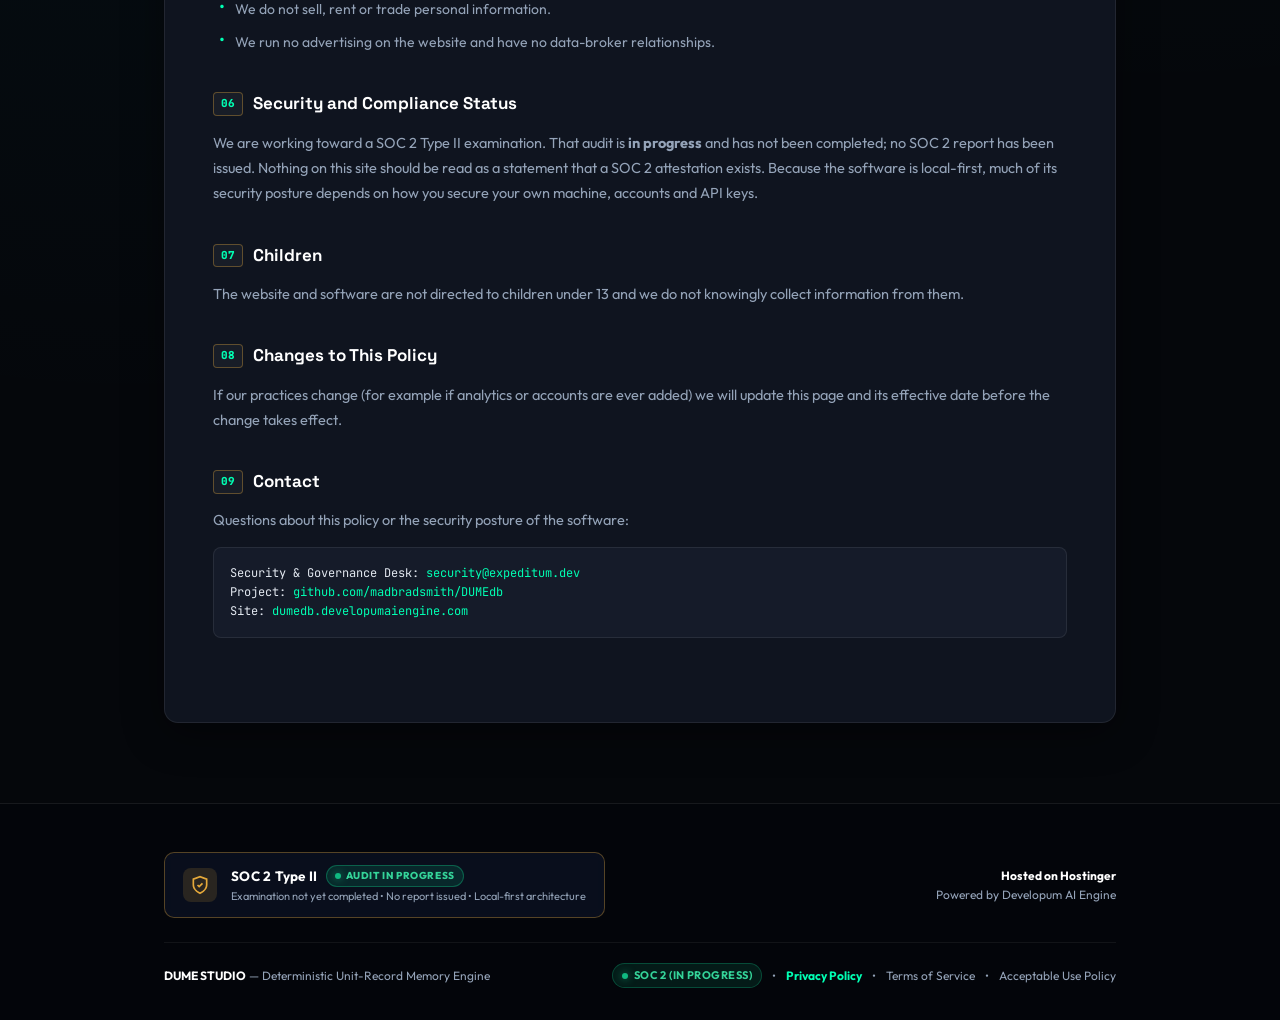
<file: website/privacy.html>
<!DOCTYPE html>
<html lang="en">
<head>
  <meta charset="utf-8">
  <meta name="viewport" content="width=device-width, initial-scale=1, viewport-fit=cover">
  <meta name="theme-color" content="#05070b">
  <title>Privacy Policy &bull; DUME Studio</title>
  <meta name="description" content="DUME Studio Privacy Policy. What this website and the local-first DUMEdb software do and do not collect.">
  <link rel="icon" type="image/svg+xml" href="data:image/svg+xml,<svg xmlns='http://www.w3.org/2000/svg' viewBox='0 0 100 100'><rect width='100' height='100' rx='20' fill='%230a0d14'/><path d='M30 25 h40 v12 h-26 v13 h22 v12 h-22 v13 h26 v12 h-40 z' fill='%23e5a93b'/><circle cx='75' cy='50' r='6' fill='%2300ffb3'/></svg>">
  <link rel="preconnect" href="https://fonts.googleapis.com">
  <link rel="preconnect" href="https://fonts.gstatic.com" crossorigin>
  <link href="https://fonts.googleapis.com/css2?family=JetBrains+Mono:wght@400;500;700&family=Outfit:wght@300;400;500;600;700;800&family=Space+Grotesk:wght@400;500;600;700&display=swap" rel="stylesheet">
  <link rel="stylesheet" href="legal.css">
</head>
<body class="accent-emerald">

  <div class="legal-status-bar">
    <div><span>DUME STUDIO PRIVACY</span> // <span class="status-key">PRIVACY_POLICY</span></div>
    <div class="status-indicator"><span class="soc2-pulse-dot"></span><span>LOCAL_FIRST • NO_ACCOUNTS • NO_ANALYTICS_ON_SITE</span></div>
  </div>

  <header class="site-header">
    <div class="container header-wrap">
      <a href="index.html" class="brand-logo" aria-label="DUME Studio home">
        <span class="brand-crest"><svg width="22" height="22" viewBox="0 0 100 100" aria-hidden="true"><path d="M30 25 h40 v12 h-26 v13 h22 v12 h-22 v13 h26 v12 h-40 z" fill="#e5a93b"/><circle cx="75" cy="50" r="6" fill="#00ffb3"/></svg></span>
        <span class="brand-name">DUME <span>STUDIO</span></span>
        <span class="brand-badge">v1.0</span>
      </a>
      <div class="nav-actions">
        <a href="index.html" class="btn btn-ghost">&larr; Return to Home</a>
        <a href="https://github.com/madbradsmith/DUMEdb" class="btn btn-primary" rel="noopener">GitHub</a>
      </div>
    </div>
  </header>

  <main class="legal-main">
    <div class="container">
      <div class="legal-card">
        <a href="index.html" class="back-btn-link">&larr; Return to DUME Studio</a>

        <div class="legal-eyebrow">Local-First Data Handling Specification</div>
        <h1 class="legal-title">Privacy Policy</h1>

        <div class="legal-meta">
          <span>Effective Date: October 20, 2026</span>
          <span>&bull;</span>
          <span>Scope: dumedb.developumaiengine.com &amp; the DUMEdb software</span>
          <span>&bull;</span>
          <span>Status: Draft pending counsel review</span>
        </div>

        <div class="legal-draft-note">DRAFT: this document is a working draft and has not yet been reviewed by legal counsel.</div>

        <div class="legal-callout-box">
          <strong>Plain-English summary:</strong><br>This website has no accounts, no forms, no cookies and no analytics scripts. The DUMEdb software runs on your own machine and stores its registers locally. We do not receive them. The one thing to understand: if you point DUMEdb at a hosted AI model, whatever you send to that model is governed by that provider, not by us.
        </div>

        <section class="legal-section" id="s01">
          <div class="legal-sec-header">
            <span class="legal-sec-num">01</span>
            <h2 class="legal-sec-title">Two Different Things Covered Here</h2>
          </div>
          <p class="legal-body-text">This policy covers (a) this public website and (b) the open-source DUMEdb software you can download and run yourself. They behave very differently, so they are described separately below.</p>
        </section>
        <section class="legal-section" id="s02">
          <div class="legal-sec-header">
            <span class="legal-sec-num">02</span>
            <h2 class="legal-sec-title">This Website</h2>
          </div>
          <ul class="legal-list">
<li><strong>No accounts or forms:</strong> the site is static content. It has no sign-up, login, contact form or payment flow.</li>
<li><strong>No cookies or browser storage:</strong> as of the effective date the site's own code sets no cookies and does not use <code>localStorage</code> or <code>sessionStorage</code>.</li>
<li><strong>No analytics or advertising tags:</strong> we do not load analytics, advertising pixels or tracking scripts.</li>
<li><strong>Web fonts:</strong> pages load fonts from Google Fonts, so Google receives your IP address and browser details when you load a page. You can block that request in your browser and the site will fall back to system fonts.</li>
<li><strong>Hosting logs:</strong> our hosting provider (Hostinger) may keep standard server logs such as IP address, user agent and timestamps for security and operations. We do not use these logs to profile visitors.</li>
</ul>
        </section>
        <section class="legal-section" id="s03">
          <div class="legal-sec-header">
            <span class="legal-sec-num">03</span>
            <h2 class="legal-sec-title">The DUMEdb Software (Runs on Your Machine)</h2>
          </div>
          <ul class="legal-list">
<li><strong>Local storage:</strong> registers, the Cabinet and session state are stored in a local database on the computer where you run DUMEdb. By default the engine listens on the loopback address (<code>127.0.0.1</code>) and the Inspector is served locally.</li>
<li><strong>No data sent to us:</strong> the software does not transmit your registers to us. We operate no server that receives them, and we have no ability to read, recover or delete your local data.</li>
<li><strong>You control retention:</strong> you can inspect, edit and delete registers yourself. Deleting the local data directory removes it.</li>
</ul>
        </section>
        <section class="legal-section" id="s04">
          <div class="legal-sec-header">
            <span class="legal-sec-num">04</span>
            <h2 class="legal-sec-title">AI Models and Third-Party Endpoints</h2>
          </div>
          <p class="legal-body-text">Some DUMEdb features (for example the proxy and the synthesis features) can send text to a language-model endpoint that <em>you</em> configure. By default this points to a model on your own machine (<code>localhost</code>). If you configure a hosted provider, the content you send is processed under that provider's terms and privacy policy, and any API key you supply is used to authenticate to that provider. We do not control those providers and are not responsible for how they handle your data.</p>
<p class="legal-body-text">The same applies to the AI assistant or IDE you connect to DUMEdb through MCP: what that assistant reads from DUMEdb and sends onward is governed by the assistant's provider.</p>
        </section>
        <section class="legal-section" id="s05">
          <div class="legal-sec-header">
            <span class="legal-sec-num">05</span>
            <h2 class="legal-sec-title">No Sale or Brokerage of Data</h2>
          </div>
          <ul class="legal-list">
<li>We do not sell, rent or trade personal information.</li>
<li>We run no advertising on the website and have no data-broker relationships.</li>
</ul>
        </section>
        <section class="legal-section" id="s06">
          <div class="legal-sec-header">
            <span class="legal-sec-num">06</span>
            <h2 class="legal-sec-title">Security and Compliance Status</h2>
          </div>
          <p class="legal-body-text">We are working toward a SOC 2 Type II examination. That audit is <strong>in progress</strong> and has not been completed; no SOC 2 report has been issued. Nothing on this site should be read as a statement that a SOC 2 attestation exists. Because the software is local-first, much of its security posture depends on how you secure your own machine, accounts and API keys.</p>
        </section>
        <section class="legal-section" id="s07">
          <div class="legal-sec-header">
            <span class="legal-sec-num">07</span>
            <h2 class="legal-sec-title">Children</h2>
          </div>
          <p class="legal-body-text">The website and software are not directed to children under 13 and we do not knowingly collect information from them.</p>
        </section>
        <section class="legal-section" id="s08">
          <div class="legal-sec-header">
            <span class="legal-sec-num">08</span>
            <h2 class="legal-sec-title">Changes to This Policy</h2>
          </div>
          <p class="legal-body-text">If our practices change (for example if analytics or accounts are ever added) we will update this page and its effective date before the change takes effect.</p>
        </section>
        <section class="legal-section" id="s09">
          <div class="legal-sec-header">
            <span class="legal-sec-num">09</span>
            <h2 class="legal-sec-title">Contact</h2>
          </div>
          <p class="legal-body-text">Questions about this policy or the security posture of the software:</p>
<div class="legal-contact">Security &amp; Governance Desk: <a href="mailto:security@expeditum.dev">security@expeditum.dev</a><br>Project: <a href="https://github.com/madbradsmith/DUMEdb" rel="noopener">github.com/madbradsmith/DUMEdb</a><br>Site: <a href="https://dumedb.developumaiengine.com/">dumedb.developumaiengine.com</a></div>
        </section>

      </div>
    </div>
  </main>

  <footer class="site-footer">
    <div class="container">
      <div class="footer-strip">
        <div class="footer-soc2-badge">
          <div class="soc2-icon-wrap"><svg width="20" height="20" viewBox="0 0 24 24" fill="none" stroke="currentColor" stroke-width="2" aria-hidden="true"><path d="M12 22s8-4 8-10V5l-8-3-8 3v7c0 6 8 10 8 10z"/><polyline points="9 12 11 14 15 10"/></svg></div>
          <div class="soc2-text">
            <div class="soc2-title-row">
              <strong>SOC 2 Type II</strong>
              <span class="soc2-pulse-pill"><span class="soc2-pulse-dot"></span>Audit in progress</span>
            </div>
            <span class="soc2-sub">Examination not yet completed &bull; No report issued &bull; Local-first architecture</span>
          </div>
        </div>
        <div style="font-size:12px; color:var(--ink-muted); text-align:right;">
          <span style="color:#fff; font-weight:700;">Hosted on Hostinger</span><br>
          Powered by Developum AI Engine
        </div>
      </div>
      <div class="footer-bottom">
        <div><strong style="color:#fff;">DUME STUDIO</strong> &mdash; Deterministic Unit-Record Memory Engine</div>
        <div class="legal-links">
          <span class="footer-soc2-inline-badge"><span class="soc2-pulse-dot"></span> SOC 2 (In Progress)</span>
          <span>&bull;</span>
          <a href="privacy.html" class="is-current">Privacy Policy</a>
          <span>&bull;</span>
          <a href="terms.html">Terms of Service</a>
          <span>&bull;</span>
          <a href="acceptable_use.html">Acceptable Use Policy</a>
        </div>
      </div>
    </div>
  </footer>

</body>
</html>
</file>
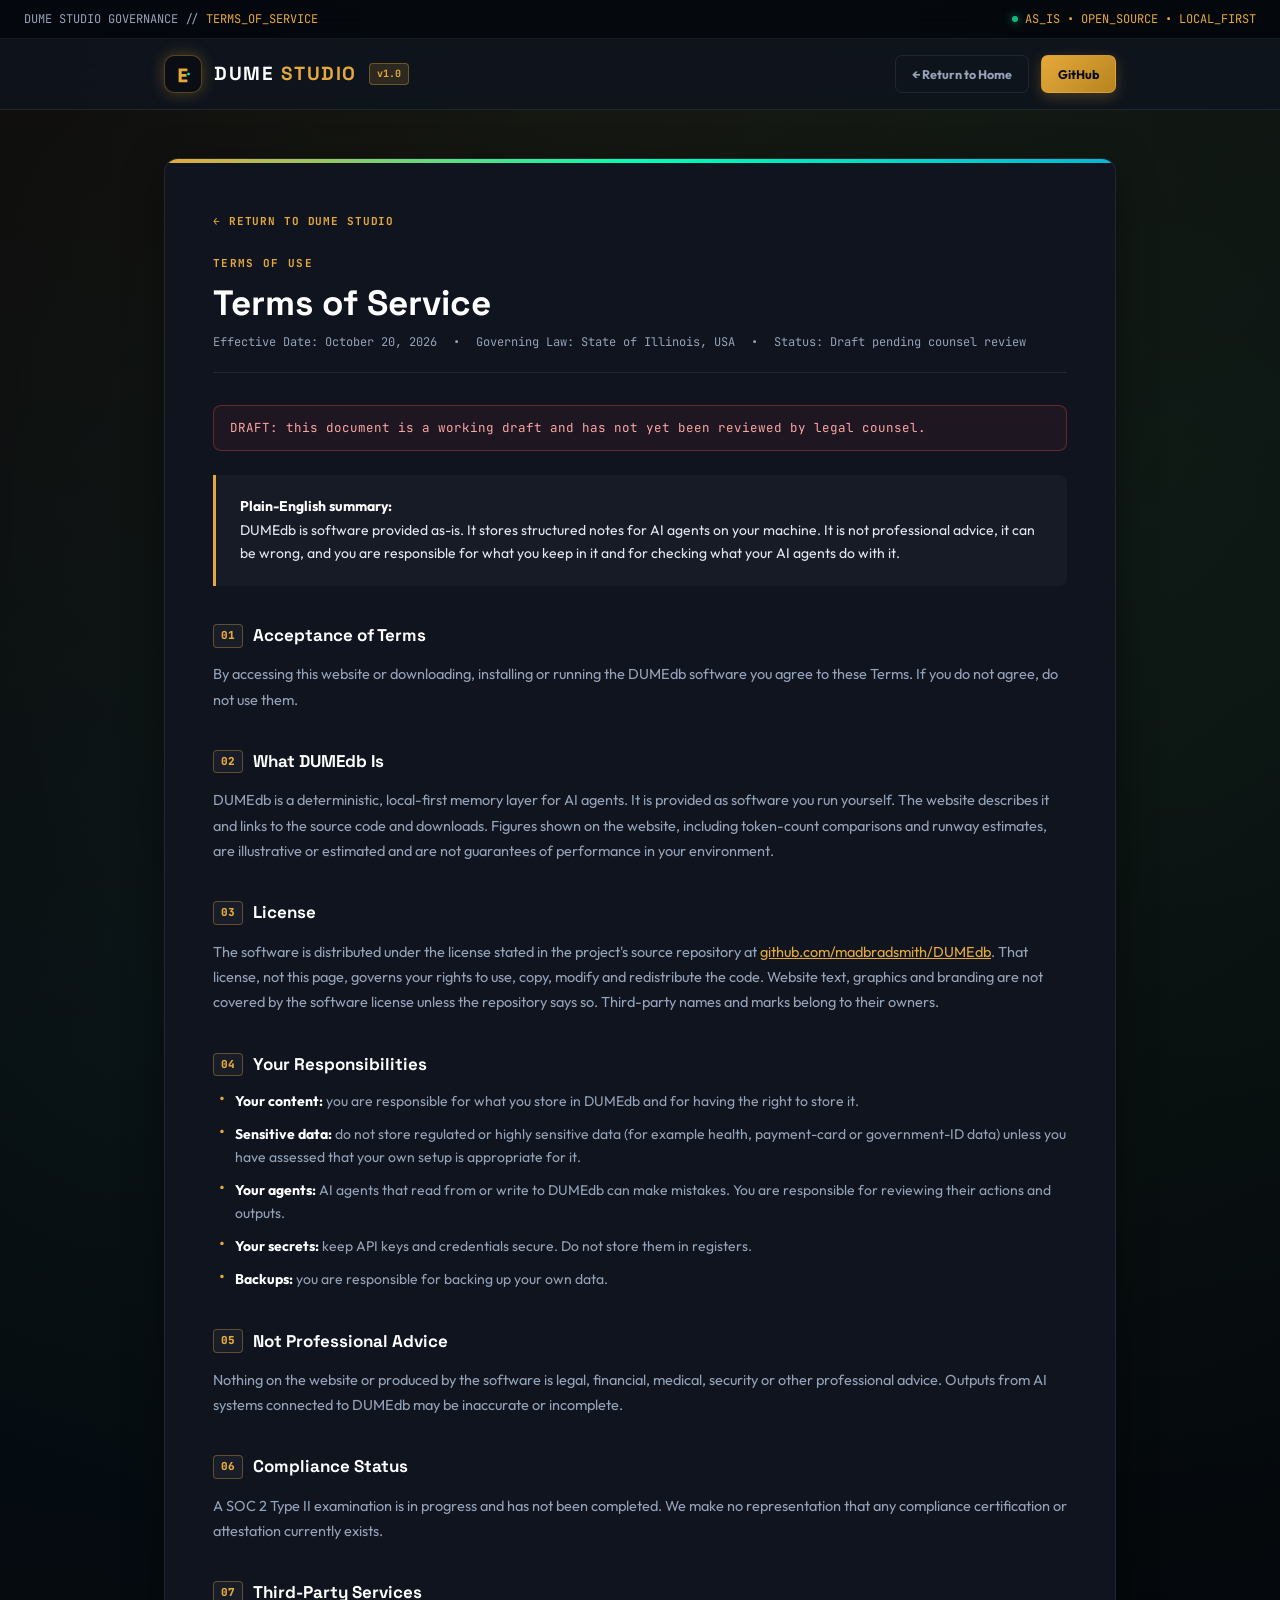
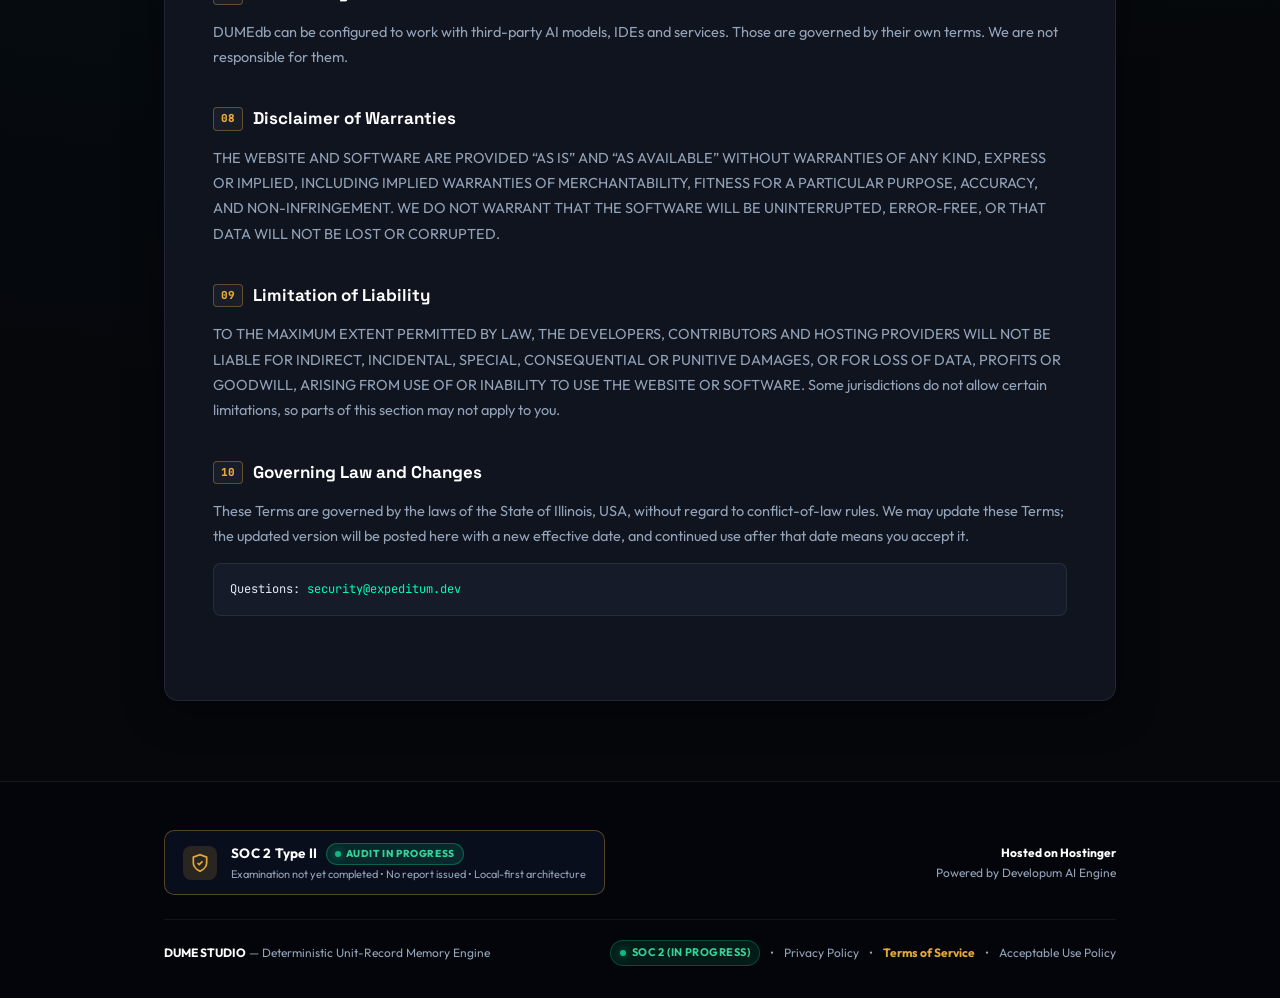
<file: website/terms.html>
<!DOCTYPE html>
<html lang="en">
<head>
  <meta charset="utf-8">
  <meta name="viewport" content="width=device-width, initial-scale=1, viewport-fit=cover">
  <meta name="theme-color" content="#05070b">
  <title>Terms of Service &bull; DUME Studio</title>
  <meta name="description" content="DUME Studio Terms of Service for this website and the open-source DUMEdb software.">
  <link rel="icon" type="image/svg+xml" href="data:image/svg+xml,<svg xmlns='http://www.w3.org/2000/svg' viewBox='0 0 100 100'><rect width='100' height='100' rx='20' fill='%230a0d14'/><path d='M30 25 h40 v12 h-26 v13 h22 v12 h-22 v13 h26 v12 h-40 z' fill='%23e5a93b'/><circle cx='75' cy='50' r='6' fill='%2300ffb3'/></svg>">
  <link rel="preconnect" href="https://fonts.googleapis.com">
  <link rel="preconnect" href="https://fonts.gstatic.com" crossorigin>
  <link href="https://fonts.googleapis.com/css2?family=JetBrains+Mono:wght@400;500;700&family=Outfit:wght@300;400;500;600;700;800&family=Space+Grotesk:wght@400;500;600;700&display=swap" rel="stylesheet">
  <link rel="stylesheet" href="legal.css">
</head>
<body class="accent-gold">

  <div class="legal-status-bar">
    <div><span>DUME STUDIO GOVERNANCE</span> // <span class="status-key">TERMS_OF_SERVICE</span></div>
    <div class="status-indicator"><span class="soc2-pulse-dot"></span><span>AS_IS • OPEN_SOURCE • LOCAL_FIRST</span></div>
  </div>

  <header class="site-header">
    <div class="container header-wrap">
      <a href="index.html" class="brand-logo" aria-label="DUME Studio home">
        <span class="brand-crest"><svg width="22" height="22" viewBox="0 0 100 100" aria-hidden="true"><path d="M30 25 h40 v12 h-26 v13 h22 v12 h-22 v13 h26 v12 h-40 z" fill="#e5a93b"/><circle cx="75" cy="50" r="6" fill="#00ffb3"/></svg></span>
        <span class="brand-name">DUME <span>STUDIO</span></span>
        <span class="brand-badge">v1.0</span>
      </a>
      <div class="nav-actions">
        <a href="index.html" class="btn btn-ghost">&larr; Return to Home</a>
        <a href="https://github.com/madbradsmith/DUMEdb" class="btn btn-primary" rel="noopener">GitHub</a>
      </div>
    </div>
  </header>

  <main class="legal-main">
    <div class="container">
      <div class="legal-card">
        <a href="index.html" class="back-btn-link">&larr; Return to DUME Studio</a>

        <div class="legal-eyebrow">Terms of Use</div>
        <h1 class="legal-title">Terms of Service</h1>

        <div class="legal-meta">
          <span>Effective Date: October 20, 2026</span>
          <span>&bull;</span>
          <span>Governing Law: State of Illinois, USA</span>
          <span>&bull;</span>
          <span>Status: Draft pending counsel review</span>
        </div>

        <div class="legal-draft-note">DRAFT: this document is a working draft and has not yet been reviewed by legal counsel.</div>

        <div class="legal-callout-box">
          <strong>Plain-English summary:</strong><br>DUMEdb is software provided as-is. It stores structured notes for AI agents on your machine. It is not professional advice, it can be wrong, and you are responsible for what you keep in it and for checking what your AI agents do with it.
        </div>

        <section class="legal-section" id="s01">
          <div class="legal-sec-header">
            <span class="legal-sec-num">01</span>
            <h2 class="legal-sec-title">Acceptance of Terms</h2>
          </div>
          <p class="legal-body-text">By accessing this website or downloading, installing or running the DUMEdb software you agree to these Terms. If you do not agree, do not use them.</p>
        </section>
        <section class="legal-section" id="s02">
          <div class="legal-sec-header">
            <span class="legal-sec-num">02</span>
            <h2 class="legal-sec-title">What DUMEdb Is</h2>
          </div>
          <p class="legal-body-text">DUMEdb is a deterministic, local-first memory layer for AI agents. It is provided as software you run yourself. The website describes it and links to the source code and downloads. Figures shown on the website, including token-count comparisons and runway estimates, are illustrative or estimated and are not guarantees of performance in your environment.</p>
        </section>
        <section class="legal-section" id="s03">
          <div class="legal-sec-header">
            <span class="legal-sec-num">03</span>
            <h2 class="legal-sec-title">License</h2>
          </div>
          <p class="legal-body-text">The software is distributed under the license stated in the project's source repository at <a href="https://github.com/madbradsmith/DUMEdb" rel="noopener" style="color:var(--gold)">github.com/madbradsmith/DUMEdb</a>. That license, not this page, governs your rights to use, copy, modify and redistribute the code. Website text, graphics and branding are not covered by the software license unless the repository says so. Third-party names and marks belong to their owners.</p>
        </section>
        <section class="legal-section" id="s04">
          <div class="legal-sec-header">
            <span class="legal-sec-num">04</span>
            <h2 class="legal-sec-title">Your Responsibilities</h2>
          </div>
          <ul class="legal-list">
<li><strong>Your content:</strong> you are responsible for what you store in DUMEdb and for having the right to store it.</li>
<li><strong>Sensitive data:</strong> do not store regulated or highly sensitive data (for example health, payment-card or government-ID data) unless you have assessed that your own setup is appropriate for it.</li>
<li><strong>Your agents:</strong> AI agents that read from or write to DUMEdb can make mistakes. You are responsible for reviewing their actions and outputs.</li>
<li><strong>Your secrets:</strong> keep API keys and credentials secure. Do not store them in registers.</li>
<li><strong>Backups:</strong> you are responsible for backing up your own data.</li>
</ul>
        </section>
        <section class="legal-section" id="s05">
          <div class="legal-sec-header">
            <span class="legal-sec-num">05</span>
            <h2 class="legal-sec-title">Not Professional Advice</h2>
          </div>
          <p class="legal-body-text">Nothing on the website or produced by the software is legal, financial, medical, security or other professional advice. Outputs from AI systems connected to DUMEdb may be inaccurate or incomplete.</p>
        </section>
        <section class="legal-section" id="s06">
          <div class="legal-sec-header">
            <span class="legal-sec-num">06</span>
            <h2 class="legal-sec-title">Compliance Status</h2>
          </div>
          <p class="legal-body-text">A SOC 2 Type II examination is in progress and has not been completed. We make no representation that any compliance certification or attestation currently exists.</p>
        </section>
        <section class="legal-section" id="s07">
          <div class="legal-sec-header">
            <span class="legal-sec-num">07</span>
            <h2 class="legal-sec-title">Third-Party Services</h2>
          </div>
          <p class="legal-body-text">DUMEdb can be configured to work with third-party AI models, IDEs and services. Those are governed by their own terms. We are not responsible for them.</p>
        </section>
        <section class="legal-section" id="s08">
          <div class="legal-sec-header">
            <span class="legal-sec-num">08</span>
            <h2 class="legal-sec-title">Disclaimer of Warranties</h2>
          </div>
          <p class="legal-body-text">THE WEBSITE AND SOFTWARE ARE PROVIDED &ldquo;AS IS&rdquo; AND &ldquo;AS AVAILABLE&rdquo; WITHOUT WARRANTIES OF ANY KIND, EXPRESS OR IMPLIED, INCLUDING IMPLIED WARRANTIES OF MERCHANTABILITY, FITNESS FOR A PARTICULAR PURPOSE, ACCURACY, AND NON-INFRINGEMENT. WE DO NOT WARRANT THAT THE SOFTWARE WILL BE UNINTERRUPTED, ERROR-FREE, OR THAT DATA WILL NOT BE LOST OR CORRUPTED.</p>
        </section>
        <section class="legal-section" id="s09">
          <div class="legal-sec-header">
            <span class="legal-sec-num">09</span>
            <h2 class="legal-sec-title">Limitation of Liability</h2>
          </div>
          <p class="legal-body-text">TO THE MAXIMUM EXTENT PERMITTED BY LAW, THE DEVELOPERS, CONTRIBUTORS AND HOSTING PROVIDERS WILL NOT BE LIABLE FOR INDIRECT, INCIDENTAL, SPECIAL, CONSEQUENTIAL OR PUNITIVE DAMAGES, OR FOR LOSS OF DATA, PROFITS OR GOODWILL, ARISING FROM USE OF OR INABILITY TO USE THE WEBSITE OR SOFTWARE. Some jurisdictions do not allow certain limitations, so parts of this section may not apply to you.</p>
        </section>
        <section class="legal-section" id="s10">
          <div class="legal-sec-header">
            <span class="legal-sec-num">10</span>
            <h2 class="legal-sec-title">Governing Law and Changes</h2>
          </div>
          <p class="legal-body-text">These Terms are governed by the laws of the State of Illinois, USA, without regard to conflict-of-law rules. We may update these Terms; the updated version will be posted here with a new effective date, and continued use after that date means you accept it.</p>
<div class="legal-contact">Questions: <a href="mailto:security@expeditum.dev">security@expeditum.dev</a></div>
        </section>

      </div>
    </div>
  </main>

  <footer class="site-footer">
    <div class="container">
      <div class="footer-strip">
        <div class="footer-soc2-badge">
          <div class="soc2-icon-wrap"><svg width="20" height="20" viewBox="0 0 24 24" fill="none" stroke="currentColor" stroke-width="2" aria-hidden="true"><path d="M12 22s8-4 8-10V5l-8-3-8 3v7c0 6 8 10 8 10z"/><polyline points="9 12 11 14 15 10"/></svg></div>
          <div class="soc2-text">
            <div class="soc2-title-row">
              <strong>SOC 2 Type II</strong>
              <span class="soc2-pulse-pill"><span class="soc2-pulse-dot"></span>Audit in progress</span>
            </div>
            <span class="soc2-sub">Examination not yet completed &bull; No report issued &bull; Local-first architecture</span>
          </div>
        </div>
        <div style="font-size:12px; color:var(--ink-muted); text-align:right;">
          <span style="color:#fff; font-weight:700;">Hosted on Hostinger</span><br>
          Powered by Developum AI Engine
        </div>
      </div>
      <div class="footer-bottom">
        <div><strong style="color:#fff;">DUME STUDIO</strong> &mdash; Deterministic Unit-Record Memory Engine</div>
        <div class="legal-links">
          <span class="footer-soc2-inline-badge"><span class="soc2-pulse-dot"></span> SOC 2 (In Progress)</span>
          <span>&bull;</span>
          <a href="privacy.html">Privacy Policy</a>
          <span>&bull;</span>
          <a href="terms.html" class="is-current">Terms of Service</a>
          <span>&bull;</span>
          <a href="acceptable_use.html">Acceptable Use Policy</a>
        </div>
      </div>
    </div>
  </footer>

</body>
</html>
</file>
<file: website/styles.css>
/* ==========================================================================
   IBM 1401 DATA PROCESSING SYSTEM // DUME-CORE OPERATOR CONSOLE
   Aesthetic Specification: Industrial Mainframe Architecture (1959 / 2026)
   ========================================================================== */

:root {
  /* Industrial Casing Palette */
  --chassis-casing: #d6d0c2;
  --chassis-casing-dark: #b8b1a2;
  --chassis-casing-border: #968e7e;
  --bezel-steel: #3a404c;
  --bezel-steel-light: #525a6a;
  --console-bay-bg: #0d1015;
  --console-bay-dark: #07090c;
  --card-slot-bg: #131720;
  --card-slot-border: #232936;
  
  /* Machine Lamp Colors */
  --lamp-amber: #f59e0b;
  --lamp-amber-glow: rgba(245, 158, 11, 0.7);
  --lamp-green: #10b981;
  --lamp-green-glow: rgba(16, 185, 129, 0.7);
  --lamp-white: #f8fafc;
  --lamp-white-glow: rgba(248, 250, 252, 0.65);
  --lamp-red: #ef4444;
  --lamp-red-glow: rgba(239, 68, 68, 0.7);
  --lamp-off: #242933;

  /* Cardstock & Hollerith Punch Colors */
  --punch-cardstock: #f3edd2;
  --punch-cardstock-dark: #e5deb8;
  --punch-ink: #2b2518;
  --punch-hole: #0d1015;
  --punch-stripe: #4b89b8;

  /* Typography */
  --font-mono: 'IBM Plex Mono', 'JetBrains Mono', Consolas, 'Courier New', monospace;
  --font-industrial: 'Inter', -apple-system, BlinkMacSystemFont, "Segoe UI", sans-serif;
  
  /* Bilevel Contrast Text */
  --text-bright: #ffffff;
  --text-muted: #8b9bb4;
  --text-dim: #54627a;
  --text-amber: #fbbf24;
  --text-green: #34d399;
}

* {
  box-sizing: border-box;
  margin: 0;
  padding: 0;
  user-select: text;
}

html, body {
  width: 100%;
  min-height: 100%;
  background-color: #06080b;
  color: var(--text-bright);
  font-family: var(--font-mono);
  overflow-x: hidden;
  -webkit-font-smoothing: antialiased;
}

/* Base Viewport Container: Fixed Industrial Console */
.mainframe-viewport {
  width: 100%;
  max-width: 100%;
  box-sizing: border-box;
  min-height: 100vh;
  display: flex;
  align-items: center;
  justify-content: center;
  padding: 16px;
  background: 
    radial-gradient(circle at 50% 10%, rgba(58, 64, 76, 0.35) 0%, transparent 70%),
    radial-gradient(circle at 85% 90%, rgba(245, 158, 11, 0.08) 0%, transparent 60%),
    #050709;
}

/* The Heavy IBM 1401 Cabinet Chassis */
.chassis-cabinet {
  width: 100%;
  max-width: 1420px;
  background: var(--chassis-casing);
  border: 4px solid var(--chassis-casing-border);
  border-radius: 12px;
  box-shadow: 
    0 25px 70px rgba(0, 0, 0, 0.85),
    0 0 0 1px rgba(255, 255, 255, 0.25) inset,
    0 10px 0 var(--chassis-casing-dark);
  padding: 12px;
  position: relative;
  display: flex;
  flex-direction: column;
  gap: 12px;
}

/* Corner Screws / Industrial Rivets */
.chassis-screw {
  position: absolute;
  width: 14px;
  height: 14px;
  border-radius: 50%;
  background: radial-gradient(circle at 35% 35%, #ffffff 0%, #a8a296 60%, #5c564c 100%);
  box-shadow: 0 1px 2px rgba(0,0,0,0.6), 0 0 0 1px rgba(0,0,0,0.4) inset;
}
.screw-tl { top: 8px; left: 8px; }
.screw-tr { top: 8px; right: 8px; }
.screw-bl { bottom: 8px; left: 8px; }
.screw-br { bottom: 8px; right: 8px; }
.chassis-screw::after {
  content: "";
  position: absolute;
  top: 6px;
  left: 2px;
  width: 10px;
  height: 1.5px;
  background: #3a362f;
  transform: rotate(38deg);
}

/* ==========================================================================
   BAY 1: CONSOLE CONTROL BAY (HEADER & INDICATOR LAMPS)
   ========================================================================== */
.bay-header {
  background: linear-gradient(180deg, #161a22 0%, #0d1015 100%);
  border: 2px solid var(--bezel-steel);
  border-radius: 8px;
  padding: 10px 18px;
  display: flex;
  align-items: center;
  justify-content: space-between;
  gap: 16px;
  box-shadow: 0 4px 12px rgba(0,0,0,0.5) inset;
}

.bay-header-top-row {
  display: contents;
}

/* Metal Nameplate */
.nameplate-cluster {
  display: flex;
  align-items: center;
  gap: 14px;
}
.ibm-cast-badge {
  background: linear-gradient(135deg, #2b313d 0%, #15181f 100%);
  border: 1px solid #5a6478;
  border-radius: 4px;
  padding: 4px 10px;
  box-shadow: 0 2px 4px rgba(0,0,0,0.6), 0 1px 0 rgba(255,255,255,0.2) inset;
  display: flex;
  align-items: baseline;
  gap: 6px;
}
.ibm-logo-text {
  font-family: var(--font-industrial);
  font-size: 15px;
  font-weight: 900;
  letter-spacing: 0.15em;
  color: #fff;
  text-shadow: 0 1px 2px rgba(0,0,0,0.8);
}
.ibm-model-num {
  font-family: var(--font-mono);
  font-size: 13px;
  font-weight: 800;
  color: var(--text-amber);
}
.system-title-label {
  display: flex;
  flex-direction: column;
}
.sys-main-title {
  font-family: var(--font-industrial);
  font-size: 13px;
  font-weight: 800;
  letter-spacing: 0.08em;
  color: #fff;
  text-transform: uppercase;
}
.sys-sub-spec {
  font-size: 9.5px;
  color: var(--text-muted);
  letter-spacing: 0.06em;
}

/* Bi-Quinary Indicator Lamp Bank */
.lamp-bank-cluster {
  display: flex;
  align-items: center;
  gap: 12px;
  background: rgba(0, 0, 0, 0.45);
  border: 1px solid #232936;
  border-radius: 6px;
  padding: 6px 14px;
}
.lamp-unit {
  display: flex;
  flex-direction: column;
  align-items: center;
  gap: 4px;
}
.jewel-lamp {
  width: 13px;
  height: 13px;
  border-radius: 50%;
  border: 1px solid #1a1e28;
  position: relative;
  box-shadow: 0 1px 2px rgba(0,0,0,0.8);
  transition: all 0.2s ease;
}
.jewel-lamp::after {
  content: "";
  position: absolute;
  top: 2px;
  left: 2px;
  width: 4px;
  height: 4px;
  border-radius: 50%;
  background: rgba(255,255,255,0.7);
}
.jewel-lamp.green {
  background: var(--lamp-green);
  box-shadow: 0 0 10px var(--lamp-green-glow);
}
.jewel-lamp.amber {
  background: var(--lamp-amber);
  box-shadow: 0 0 10px var(--lamp-amber-glow);
}
.jewel-lamp.white {
  background: var(--lamp-white);
  box-shadow: 0 0 10px var(--lamp-white-glow);
}
.jewel-lamp.red {
  background: var(--lamp-red);
  box-shadow: 0 0 10px var(--lamp-red-glow);
}
.jewel-lamp.off {
  background: var(--lamp-off);
  box-shadow: none;
}
.lamp-label {
  font-size: 8.5px;
  font-weight: 700;
  color: var(--text-dim);
  letter-spacing: 0.05em;
  text-transform: uppercase;
}
.lamp-unit.active .lamp-label {
  color: var(--text-bright);
}

/* Mechanical Switches Bank */
.switch-bank-cluster {
  display: flex;
  align-items: center;
  gap: 14px;
}
.mechanical-toggle {
  display: flex;
  flex-direction: column;
  align-items: center;
  gap: 4px;
  cursor: pointer;
  background: transparent;
  border: none;
  color: inherit;
}
.toggle-bezel {
  width: 22px;
  height: 34px;
  background: #1a1d26;
  border: 1px solid #4a5366;
  border-radius: 4px;
  position: relative;
  box-shadow: 0 2px 4px rgba(0,0,0,0.8) inset;
}
.toggle-bat {
  position: absolute;
  top: 4px;
  left: 5px;
  width: 10px;
  height: 14px;
  border-radius: 3px;
  background: linear-gradient(180deg, #d8dde8 0%, #6d7687 100%);
  box-shadow: 0 2px 4px rgba(0,0,0,0.6);
  transition: transform 0.15s ease;
}
.mechanical-toggle.active .toggle-bat {
  transform: translateY(12px);
  background: linear-gradient(180deg, #34d399 0%, #059669 100%);
}
.toggle-label {
  font-size: 8px;
  font-weight: 700;
  color: var(--text-dim);
  text-transform: uppercase;
  letter-spacing: 0.06em;
}

/* ==========================================================================
   MAIN CONSOLE DECK (SPLIT SCREEN BAYS 2 & 3)
   ========================================================================== */
.console-main-deck {
  display: grid;
  grid-template-columns: 1fr 1.05fr;
  gap: 12px;
  min-height: 480px;
}
@media (max-width: 1080px) {
  .console-main-deck {
    grid-template-columns: 1fr;
  }
}

/* Left Deck: Register Matrix Bay */
.deck-bay {
  background: var(--console-bay-bg);
  border: 2px solid var(--bezel-steel);
  border-radius: 8px;
  display: flex;
  flex-direction: column;
  overflow: hidden;
  box-shadow: 0 6px 18px rgba(0,0,0,0.6) inset;
}
.bay-titlebar {
  background: linear-gradient(180deg, #1e2430 0%, #131720 100%);
  border-bottom: 1px solid var(--card-slot-border);
  padding: 8px 14px;
  display: flex;
  align-items: center;
  justify-content: space-between;
}
.bay-heading {
  font-size: 11px;
  font-weight: 800;
  letter-spacing: 0.09em;
  color: #fff;
  text-transform: uppercase;
  display: flex;
  align-items: center;
  gap: 8px;
}
.bay-status-tag {
  font-size: 9px;
  color: var(--lamp-amber);
  background: rgba(245, 158, 11, 0.12);
  border: 1px solid rgba(245, 158, 11, 0.35);
  padding: 2px 6px;
  border-radius: 3px;
  font-weight: 700;
}

/* Register Memory Slots */
.register-slots-scroll {
  padding: 12px;
  display: flex;
  flex-direction: column;
  gap: 10px;
  overflow-y: auto;
  max-height: 520px;
}
.register-slot-card {
  background: var(--card-slot-bg);
  border: 1px solid var(--card-slot-border);
  border-left: 3px solid var(--lamp-amber);
  border-radius: 5px;
  padding: 10px 14px;
  cursor: pointer;
  transition: all 0.15s ease;
  position: relative;
}
.register-slot-card:hover {
  background: #181d28;
  border-color: #3b4559;
  border-left-color: var(--lamp-green);
  transform: translateX(2px);
}
.register-slot-card.active {
  background: #1a202d;
  border-color: #4a566e;
  border-left-color: var(--lamp-green);
  box-shadow: 0 0 12px rgba(16, 185, 129, 0.15);
}
.reg-meta-row {
  display: flex;
  align-items: center;
  justify-content: space-between;
  margin-bottom: 6px;
}
.reg-address-code {
  font-size: 11.5px;
  font-weight: 800;
  color: var(--text-amber);
  letter-spacing: 0.06em;
}
.reg-type-badge {
  font-size: 9px;
  color: var(--text-dim);
  font-weight: 700;
  letter-spacing: 0.05em;
  background: #090b0f;
  padding: 1px 6px;
  border-radius: 3px;
  border: 1px solid #1a202a;
}
.reg-payload-text {
  font-size: 12px;
  color: var(--text-bright);
  line-height: 1.45;
  margin-bottom: 6px;
}
.reg-footer-metrics {
  display: flex;
  align-items: center;
  gap: 12px;
  font-size: 9.5px;
  color: var(--text-muted);
}
.reg-metric-item strong {
  color: #fff;
}

/* ==========================================================================
   BAY 3: IBM 1402 CARD READ-PUNCH HOPPER (INTERACTIVE OPERATOR TERMINAL)
   ========================================================================== */
.hopper-mode-selector {
  display: flex;
  gap: 4px;
  background: #090b0f;
  padding: 4px;
  border-bottom: 1px solid var(--card-slot-border);
}
.hopper-tab-btn {
  flex: 1;
  background: transparent;
  border: 1px solid transparent;
  border-radius: 4px;
  padding: 6px 8px;
  color: var(--text-muted);
  font-family: var(--font-mono);
  font-size: 10px;
  font-weight: 700;
  letter-spacing: 0.04em;
  text-transform: uppercase;
  cursor: pointer;
  transition: all 0.15s ease;
}
.hopper-tab-btn:hover {
  color: #fff;
  background: rgba(255,255,255,0.05);
}
.hopper-tab-btn.active {
  background: #1a202c;
  border-color: #3f495e;
  color: #fff;
  box-shadow: 0 1px 3px rgba(0,0,0,0.5);
}

.hopper-body-container {
  padding: 14px;
  display: flex;
  flex-direction: column;
  gap: 12px;
  flex: 1;
}

/* Authentic 80-Column Hollerith Punch Card Visual */
.hollerith-punch-card {
  background: var(--punch-cardstock);
  border: 1px solid var(--punch-cardstock-dark);
  border-radius: 0 4px 4px 4px;
  position: relative;
  padding: 10px 14px;
  color: var(--punch-ink);
  font-family: var(--font-mono);
  box-shadow: 0 4px 10px rgba(0,0,0,0.6);
  cursor: pointer;
  transition: transform 0.15s ease, box-shadow 0.15s ease;
}
.hollerith-punch-card:hover {
  transform: translateY(-2px);
  box-shadow: 0 6px 14px rgba(0,0,0,0.75);
}
/* Iconic diagonal corner notch (Top-Left 45 degree cut) */
.hollerith-punch-card::before {
  content: "";
  position: absolute;
  top: -1px;
  left: -1px;
  width: 0;
  height: 0;
  border-top: 14px solid var(--console-bay-bg);
  border-right: 14px solid transparent;
  z-index: 2;
}
.punch-top-margin {
  display: flex;
  justify-content: space-between;
  align-items: center;
  font-size: 8px;
  font-weight: 800;
  color: #61563f;
  margin-bottom: 6px;
  letter-spacing: 0.06em;
}
.punch-cmd-printed {
  font-size: 13.5px;
  font-weight: 800;
  color: #141109;
  letter-spacing: 0.05em;
  background: rgba(0,0,0,0.04);
  padding: 4px 8px;
  border-radius: 3px;
  border-bottom: 1px dashed #b5a987;
  margin-bottom: 8px;
  display: flex;
  align-items: center;
  justify-content: space-between;
}
.punch-grid-sim {
  display: flex;
  flex-direction: column;
  gap: 2px;
  font-size: 7.5px;
  color: #8c7e5a;
  letter-spacing: 0.18em;
  overflow: hidden;
  line-height: 1;
}
.punch-hole-row {
  display: flex;
  gap: 3px;
}
.p-hole {
  width: 4px;
  height: 7px;
  background: var(--punch-hole);
  border-radius: 1px;
  display: inline-block;
}

/* Hopper Interactive Terminal */
.hopper-terminal-box {
  background: #07090d;
  border: 1px solid #232936;
  border-radius: 6px;
  padding: 10px 12px;
  flex: 1;
  display: flex;
  flex-direction: column;
  gap: 8px;
}
.terminal-screen-log {
  flex: 1;
  min-height: 160px;
  max-height: 200px;
  overflow-y: auto;
  font-size: 11.5px;
  color: var(--text-bright);
  line-height: 1.5;
  display: flex;
  flex-direction: column;
  gap: 4px;
}
.term-line-sys { color: var(--text-dim); }
.term-line-resp { color: var(--text-green); font-weight: 600; }
.term-line-warn { color: var(--text-amber); font-weight: 600; }
.term-line-err { color: var(--lamp-red); }

.terminal-cmd-form {
  display: flex;
  align-items: center;
  gap: 8px;
  background: #0e1219;
  border: 1px solid #2a3142;
  border-radius: 4px;
  padding: 4px 8px;
}
.cmd-prompt-sym {
  color: var(--lamp-green);
  font-weight: 800;
  font-size: 13px;
}
.cmd-input-field {
  flex: 1;
  background: transparent;
  border: none;
  outline: none;
  color: #fff;
  font-family: var(--font-mono);
  font-size: 12px;
}

/* Video Walkthrough Frame in Hopper */
.hopper-video-box {
  display: none;
  flex: 1;
  width: 100%;
  height: 100%;
  flex-direction: column;
}
.hopper-video-box.active {
  display: flex;
}
.crt-monitor-frame {
  width: 100%;
  flex: 1;
  min-height: 290px;
  background: #000;
  border: 1px solid #2d3444;
  border-radius: 6px;
  overflow: hidden;
  position: relative;
  display: flex;
}
.crt-iframe {
  width: 100%;
  height: 100%;
  min-height: 290px;
  border: none;
  display: block;
}

/* 1080p High-Def Video Facade */
.video-hd-facade {
  position: relative;
  width: 100%;
  height: 100%;
  min-height: 290px;
  cursor: pointer;
  overflow: hidden;
  background: #000;
  display: flex;
  align-items: center;
  justify-content: center;
}
.facade-poster-img {
  width: 100%;
  height: 100%;
  object-fit: cover;
  display: block;
  transition: transform 0.3s ease, filter 0.3s ease;
}
.video-hd-facade:hover .facade-poster-img {
  transform: scale(1.02);
  filter: brightness(1.06);
}
.facade-play-overlay {
  position: absolute;
  inset: 0;
  display: flex;
  flex-direction: column;
  align-items: center;
  justify-content: center;
  background: linear-gradient(180deg, rgba(0,0,0,0.55) 0%, rgba(0,0,0,0.15) 45%, rgba(0,0,0,0.75) 100%);
  padding: 16px;
  text-align: center;
  gap: 10px;
}
.youtube-play-badge {
  width: 68px;
  height: 48px;
  filter: drop-shadow(0 4px 12px rgba(0,0,0,0.8));
  transition: transform 0.2s cubic-bezier(0.175, 0.885, 0.32, 1.275);
}
.video-hd-facade:hover .youtube-play-badge {
  transform: scale(1.15);
}
.yt-play-svg {
  width: 100%;
  height: 100%;
  display: block;
}
.yt-play-bg {
  fill: #ff0000;
  transition: fill 0.2s ease;
}
.video-hd-facade:hover .yt-play-bg {
  fill: #cc0000;
}
.yt-play-arrow {
  fill: #ffffff;
}
.facade-video-title {
  font-family: var(--font-heading);
  font-size: 13.5px;
  font-weight: 700;
  color: #ffffff;
  text-shadow: 0 2px 6px rgba(0,0,0,0.9);
  max-width: 480px;
  line-height: 1.35;
}
.facade-runtime-badge {
  font-family: var(--font-mono);
  font-size: 10px;
  font-weight: 800;
  color: #10b981;
  background: rgba(0,0,0,0.85);
  border: 1px solid #10b981;
  padding: 3px 8px;
  border-radius: 4px;
  letter-spacing: 0.05em;
}

/* FastMCP Config Box in Hopper */
.hopper-mcp-box {
  display: none;
  flex-direction: column;
  gap: 8px;
}
.hopper-mcp-box.active {
  display: flex;
}
.code-config-block {
  background: #07090d;
  border: 1px solid #232936;
  border-radius: 6px;
  padding: 10px;
  font-size: 11px;
  color: #a5b4fc;
  overflow-x: auto;
  line-height: 1.45;
}

/* Hopper Bottom Strip */
.hopper-action-strip {
  display: flex;
  align-items: center;
  justify-content: space-between;
  padding-top: 6px;
}
.hopper-quick-pills {
  display: flex;
  gap: 6px;
}
.quick-pill {
  background: #141822;
  border: 1px solid #283040;
  border-radius: 3px;
  padding: 3px 7px;
  font-size: 9.5px;
  color: var(--text-muted);
  cursor: pointer;
  transition: all 0.15s ease;
}
.quick-pill:hover {
  background: #202738;
  color: #fff;
  border-color: #404d66;
}

/* ==========================================================================
   BAY 4: DIAGNOSTIC LOG & INDUSTRIAL PUSH-BUTTON PANEL (BOTTOM CONSOLE)
   ========================================================================== */
.bay-footer-console {
  background: linear-gradient(180deg, #131720 0%, #0c0e13 100%);
  border: 2px solid var(--bezel-steel);
  border-radius: 8px;
  padding: 10px 16px;
  display: flex;
  align-items: center;
  justify-content: space-between;
  gap: 20px;
  box-shadow: 0 4px 14px rgba(0,0,0,0.7) inset;
}
@media (max-width: 900px) {
  .bay-footer-console {
    flex-direction: column;
    align-items: stretch;
  }
}

/* Diagnostic Ticker Tape */
.diagnostic-ticker-box {
  flex: 1;
  background: #07080c;
  border: 1px solid #1f2533;
  border-radius: 4px;
  padding: 6px 12px;
  display: flex;
  align-items: center;
  gap: 10px;
  overflow: hidden;
}
.ticker-indicator-dot {
  width: 7px;
  height: 7px;
  border-radius: 50%;
  background: var(--lamp-green);
  box-shadow: 0 0 6px var(--lamp-green);
  flex-shrink: 0;
}
.ticker-tape-text {
  font-size: 10.5px;
  color: var(--text-green);
  white-space: nowrap;
  letter-spacing: 0.04em;
  font-weight: 600;
}

/* Physical Mechanical Push-Buttons */
.push-button-bank {
  display: flex;
  align-items: center;
  gap: 10px;
}
.vintage-btn {
  display: inline-flex;
  align-items: center;
  gap: 6px;
  padding: 8px 14px;
  border-radius: 4px;
  font-family: var(--font-industrial);
  font-size: 11.5px;
  font-weight: 800;
  letter-spacing: 0.06em;
  text-transform: uppercase;
  text-decoration: none;
  cursor: pointer;
  position: relative;
  transition: all 0.1s ease;
  box-shadow: 
    0 3px 0 rgba(0,0,0,0.8),
    0 4px 8px rgba(0,0,0,0.6);
  border: 1px solid rgba(255,255,255,0.2);
}
.vintage-btn:hover {
  transform: translateY(-1px);
  box-shadow: 0 4px 0 rgba(0,0,0,0.8), 0 6px 12px rgba(0,0,0,0.7);
}
.vintage-btn:active {
  transform: translateY(2px);
  box-shadow: 0 1px 0 rgba(0,0,0,0.8);
}

.btn-green-lamp {
  background: linear-gradient(180deg, #10b981 0%, #065f46 100%);
  color: #fff;
  text-shadow: 0 1px 2px rgba(0,0,0,0.8);
}
.btn-amber-lamp {
  background: linear-gradient(180deg, #f59e0b 0%, #92400e 100%);
  color: #1a0f02;
  text-shadow: 0 1px 1px rgba(255,255,255,0.3);
}
.btn-blue-lamp {
  background: linear-gradient(180deg, #3b82f6 0%, #1e3a8a 100%);
  color: #fff;
}
.btn-steel-lamp {
  background: linear-gradient(180deg, #475569 0%, #1e293b 100%);
  color: #e2e8f0;
}

/* Toast Message */
.console-toast {
  position: fixed;
  bottom: 24px;
  right: 24px;
  background: #11141c;
  border: 1px solid var(--lamp-amber);
  color: #fff;
  font-size: 11.5px;
  font-weight: 700;
  padding: 8px 14px;
  border-radius: 4px;
  box-shadow: 0 8px 24px rgba(0,0,0,0.8);
  display: none;
  z-index: 1000;
}
.console-toast.show {
  display: block;
}

/* ==========================================================================
   MOBILE RESPONSIVE SUITE (IPHONE 14/15/16 & PORTRAIT CONSTRAINTS)
   ========================================================================== */
@media (max-width: 980px) {
  html, body {
    overflow-x: hidden !important;
    overflow-y: auto !important;
    height: auto !important;
    min-height: 100% !important;
    width: 100% !important;
    max-width: 100% !important;
  }

  .mainframe-viewport {
    padding: 6px !important;
    align-items: flex-start !important;
    min-height: 100vh !important;
    height: auto !important;
    overflow-x: hidden !important;
    overflow-y: visible !important;
    width: 100% !important;
    max-width: 100% !important;
    box-sizing: border-box !important;
  }

  .chassis-cabinet {
    width: 100% !important;
    max-width: 100% !important;
    padding: 8px !important;
    gap: 8px !important;
    border-width: 2px !important;
    border-radius: 8px !important;
    box-sizing: border-box !important;
    overflow-x: hidden !important;
  }

  /* Screws hidden on mobile to maximize bezel space */
  .chassis-screw {
    display: none !important;
  }

  /* Bay 1: Top Control Header & Indicator Dots */
  .bay-header {
    flex-direction: column !important;
    align-items: stretch !important;
    gap: 8px !important;
    padding: 8px 10px !important;
    width: 100% !important;
    box-sizing: border-box !important;
  }

  .bay-header-top-row {
    display: flex !important;
    justify-content: space-between !important;
    align-items: center !important;
    width: 100% !important;
    gap: 8px !important;
    box-sizing: border-box !important;
  }

  .nameplate-cluster {
    gap: 8px !important;
    flex: 1 1 auto !important;
    min-width: 0 !important;
    display: flex !important;
    align-items: center !important;
    overflow: hidden !important;
  }

  .ibm-cast-badge {
    padding: 3px 6px !important;
    flex-shrink: 0 !important;
  }

  .ibm-logo-text {
    font-size: 13px !important;
  }

  .ibm-model-num {
    font-size: 11px !important;
  }

  .sys-sub-spec {
    display: none !important;
  }

  .system-title-label {
    min-width: 0 !important;
    flex: 1 1 auto !important;
    overflow: hidden !important;
  }

  .sys-main-title {
    font-size: 9.5px !important;
    letter-spacing: 0.04em !important;
    white-space: nowrap !important;
    overflow: hidden !important;
    text-overflow: ellipsis !important;
    display: block !important;
  }

  .switch-bank-cluster {
    gap: 6px !important;
    flex-shrink: 0 !important;
  }

  .mechanical-toggle {
    width: 36px !important;
    height: 38px !important;
    padding: 3px !important;
  }

  .toggle-bezel {
    width: 16px !important;
    height: 20px !important;
  }

  .toggle-bat {
    width: 8px !important;
    height: 10px !important;
  }

  .toggle-label {
    font-size: 6.5px !important;
    letter-spacing: -0.02em !important;
    white-space: nowrap !important;
  }

  /* Bi-Quinary Indicator Lamp Dots Cluster (100% Contained, No Side Leak) */
  .lamp-bank-cluster {
    width: 100% !important;
    max-width: 100% !important;
    box-sizing: border-box !important;
    display: flex !important;
    justify-content: space-between !important;
    align-items: center !important;
    gap: 2px !important;
    padding: 6px 8px !important;
    overflow-x: hidden !important;
  }

  .lamp-unit {
    flex: 1 1 0 !important;
    min-width: 0 !important;
    gap: 2px !important;
  }

  .jewel-lamp {
    width: 8px !important;
    height: 8px !important;
  }

  .lamp-label {
    font-size: 7px !important;
    letter-spacing: -0.02em !important;
    white-space: nowrap !important;
  }

  /* Bay 2 & 3 Main Deck Split */
  .console-main-deck {
    grid-template-columns: 1fr !important;
    gap: 8px !important;
    min-height: auto !important;
    width: 100% !important;
    box-sizing: border-box !important;
  }

  .deck-bay {
    width: 100% !important;
    max-width: 100% !important;
    box-sizing: border-box !important;
  }

  .register-slots-scroll {
    max-height: 240px !important;
  }

  .reg-payload-text {
    font-size: 10.5px !important;
    line-height: 1.4 !important;
  }

  .reg-footer-metrics {
    flex-wrap: wrap !important;
    gap: 4px !important;
    font-size: 8.5px !important;
  }

  /* Bay 3: Hopper Mode Tabs */
  .hopper-mode-selector {
    display: grid !important;
    grid-template-columns: repeat(3, 1fr) !important;
    gap: 2px !important;
    width: 100% !important;
    box-sizing: border-box !important;
  }

  .hopper-tab-btn {
    padding: 6px 3px !important;
    font-size: 9px !important;
    justify-content: center !important;
    text-align: center !important;
    letter-spacing: 0 !important;
  }

  .hopper-body-container {
    padding: 8px !important;
    width: 100% !important;
    box-sizing: border-box !important;
  }

  .hollerith-punch-card {
    padding: 8px 10px !important;
    width: 100% !important;
    box-sizing: border-box !important;
    overflow-x: hidden !important;
  }

  .punch-grid-sim {
    overflow-x: hidden !important;
  }

  .punch-cmd-printed {
    font-size: 10px !important;
    flex-direction: column !important;
    align-items: flex-start !important;
    gap: 2px !important;
    width: 100% !important;
    box-sizing: border-box !important;
    word-break: break-all !important;
  }

  .terminal-screen-log {
    min-height: 120px !important;
    max-height: 150px !important;
    font-size: 10.5px !important;
    width: 100% !important;
    box-sizing: border-box !important;
  }

  .terminal-cmd-form {
    width: 100% !important;
    box-sizing: border-box !important;
  }

  .cmd-input-field {
    min-width: 0 !important;
  }

  /* Hopper Action Strip & Quick Pills under terminal */
  .hopper-action-strip {
    flex-direction: column !important;
    align-items: stretch !important;
    gap: 6px !important;
    width: 100% !important;
    box-sizing: border-box !important;
  }

  .hopper-quick-pills {
    display: flex !important;
    flex-wrap: wrap !important;
    gap: 4px !important;
    width: 100% !important;
    box-sizing: border-box !important;
  }

  .quick-pill {
    flex: 1 1 auto !important;
    text-align: center !important;
    font-size: 9px !important;
    padding: 4px 6px !important;
    box-sizing: border-box !important;
    white-space: nowrap !important;
  }

  #btn-stacker-dump {
    width: 100% !important;
    text-align: center !important;
    padding: 6px !important;
    font-size: 9.5px !important;
    box-sizing: border-box !important;
  }

  /* Bay 4: Diagnostic Ticker & Footer Push Buttons */
  .bay-footer-console {
    flex-direction: column !important;
    align-items: stretch !important;
    gap: 8px !important;
    padding: 8px 10px !important;
    width: 100% !important;
    box-sizing: border-box !important;
  }

  .diagnostic-ticker-box {
    width: 100% !important;
    max-width: 100% !important;
    box-sizing: border-box !important;
    padding: 4px 8px !important;
    font-size: 9px !important;
    overflow: hidden !important;
  }

  .ticker-text, .ticker-tape-text {
    white-space: nowrap !important;
    overflow: hidden !important;
    text-overflow: ellipsis !important;
    font-size: 8.5px !important;
    max-width: 100% !important;
  }

  .push-button-bank {
    display: grid !important;
    grid-template-columns: 1fr 1fr !important;
    gap: 6px !important;
    width: 100% !important;
    box-sizing: border-box !important;
  }

  .push-button-bank .vintage-btn {
    width: 100% !important;
    justify-content: center !important;
    padding: 8px 4px !important;
    font-size: 10px !important;
    text-align: center !important;
    box-sizing: border-box !important;
  }
}
</file>
<file: sandbox_pypi_test/dume/ui/inspector/styles.css>
:root {
  --bg-primary: #0a0c10;
  --bg-surface: #12161f;
  --bg-card: #181e2b;
  --bg-card-hover: #202738;
  --border-color: rgba(255, 255, 255, 0.08);
  --border-accent: rgba(59, 130, 246, 0.3);
  
  --primary: #3b82f6;
  --primary-glow: rgba(59, 130, 246, 0.25);
  --accent-cyan: #06b6d4;
  --accent-emerald: #10b981;
  --accent-amber: #f59e0b;
  --accent-rose: #f43f5e;
  --accent-purple: #8b5cf6;

  --text-main: #f3f4f6;
  --text-muted: #9ca3af;
  --text-dim: #6b7280;

  --font-sans: 'Inter', -apple-system, BlinkMacSystemFont, 'Segoe UI', Roboto, sans-serif;
  --font-mono: 'JetBrains Mono', 'Fira Code', Consolas, monospace;
}

* {
  box-sizing: border-box;
  margin: 0;
  padding: 0;
}

body {
  background-color: var(--bg-primary);
  color: var(--text-main);
  font-family: var(--font-sans);
  min-height: 100vh;
  line-height: 1.5;
  display: flex;
  flex-direction: column;
}

header {
  background: var(--bg-surface);
  border-bottom: 1px solid var(--border-color);
  padding: 1rem 2rem;
  display: flex;
  justify-content: space-between;
  align-items: center;
  backdrop-filter: blur(12px);
}

.logo-group {
  display: flex;
  align-items: center;
  gap: 0.75rem;
}

.logo-badge {
  background: linear-gradient(135deg, var(--primary), var(--accent-purple));
  color: white;
  font-weight: 800;
  font-size: 0.85rem;
  padding: 0.25rem 0.6rem;
  border-radius: 6px;
  letter-spacing: 0.05em;

}

h1 {
  font-size: 1.25rem;
  font-weight: 700;
  background: linear-gradient(to right, #ffffff, #9ca3af);
  -webkit-background-clip: text;
  -webkit-text-fill-color: transparent;
}

.status-pill {
  display: flex;
  align-items: center;
  gap: 0.5rem;
  font-size: 0.85rem;
  color: var(--text-muted);
  background: rgba(255, 255, 255, 0.03);
  border: 1px solid var(--border-color);
  padding: 0.35rem 0.85rem;
  border-radius: 20px;
}

.indicator-dot {
  width: 8px;
  height: 8px;
  border-radius: 50%;
  background-color: var(--accent-emerald);
  box-shadow: 0 0 8px var(--accent-emerald);
}

main {
  flex: 1;
  padding: 1.5rem 2rem;
  max-width: 1520px;
  width: 100%;
  margin: 0 auto;
  display: grid;
  grid-template-columns: 1fr;
  gap: 1.25rem;
}

.metrics-grid {
  display: grid;
  grid-template-columns: repeat(5, 1fr);
  gap: 0.75rem;
}

@media (max-width: 1200px) {
  .metrics-grid {
    grid-template-columns: repeat(auto-fit, minmax(180px, 1fr));
  }
}

.metric-card {
  background: var(--bg-card);
  border: 1px solid var(--border-color);
  border-radius: 10px;
  padding: 0.85rem 1rem;
  transition: transform 0.2s, border-color 0.2s;
}

.metric-card:hover {
  border-color: var(--border-accent);
  transform: translateY(-2px);
}

.metric-label {
  font-size: 0.75rem;
  text-transform: uppercase;
  letter-spacing: 0.08em;
  color: var(--text-muted);
  margin-bottom: 0.5rem;
}

.metric-value {
  font-size: 1.35rem;
  font-weight: 700;
  color: var(--text-main);
  font-family: var(--font-mono);
}

.metric-sub {
  font-size: 0.72rem;
  color: var(--accent-emerald);
  margin-top: 0.15rem;
}

.layout-grid {
  display: grid;
  grid-template-columns: 1.3fr 1fr;
  gap: 1.25rem;
  align-items: start;
}

.layout-grid > .panel:last-child {
  position: sticky;
  top: 1rem;
}

@media (max-width: 1024px) {
  .layout-grid {
    grid-template-columns: 1fr;
  }
  .layout-grid > .panel:last-child {
    position: static;
  }
}

.panel {
  background: var(--bg-surface);
  border: 1px solid var(--border-color);
  border-radius: 14px;
  padding: 1.25rem;
  display: flex;
  flex-direction: column;
  gap: 0.85rem;
}

.panel-header {
  display: flex;
  justify-content: space-between;
  align-items: center;
  border-bottom: 1px solid var(--border-color);
  padding-bottom: 0.75rem;
}

.panel-title {
  font-size: 1.05rem;
  font-weight: 600;
  color: var(--text-main);
  display: flex;
  align-items: center;
  gap: 0.5rem;
}

.form-group {
  display: flex;
  flex-direction: column;
  gap: 0.4rem;
}

label {
  font-size: 0.8rem;
  color: var(--text-muted);
  font-weight: 500;
}

input, select, textarea {
  background: var(--bg-card);
  border: 1px solid var(--border-color);
  border-radius: 8px;
  padding: 0.65rem 0.85rem;
  color: var(--text-main);
  font-family: var(--font-sans);
  font-size: 0.9rem;
  outline: none;
  transition: border-color 0.2s, box-shadow 0.2s;
}

input:focus, select:focus, textarea:focus {
  border-color: var(--primary);
  box-shadow: 0 0 0 3px var(--primary-glow);
}

select option {
  background-color: var(--bg-surface);
  color: var(--text-main);
  padding: 0.5rem;
}

button {
  background: linear-gradient(135deg, var(--primary), #2563eb);
  color: white;
  border: none;
  border-radius: 8px;
  padding: 0.7rem 1.2rem;
  font-weight: 600;
  font-size: 0.9rem;
  cursor: pointer;
  transition: opacity 0.2s, transform 0.1s;
}

button:hover {
  opacity: 0.95;
  transform: translateY(-1px);
}

button:active {
  transform: translateY(0);
}

.btn-secondary {
  background: var(--bg-card);
  border: 1px solid var(--border-color);
  color: var(--text-main);
}

.btn-secondary:hover {
  border-color: var(--text-muted);
}

/* Binary Hex Viewer Formatting */
.hex-dump-container {
  background: var(--bg-card);
  border: 1px solid var(--border-color);
  border-radius: 10px;
  padding: 1rem;
  font-family: var(--font-mono);
  font-size: 0.85rem;
  overflow-x: auto;
  display: flex;
  flex-direction: column;
  gap: 0.75rem;
}

.hex-row {
  display: flex;
  align-items: center;
  gap: 0.5rem;
  padding: 0.35rem 0.5rem;
  border-radius: 6px;
  background: rgba(0,0,0,0.2);
}

.hex-chunk {
  padding: 0.15rem 0.35rem;
  border-radius: 4px;
  font-weight: 600;
}

.hex-uuid { background: rgba(59, 130, 246, 0.2); color: #60a5fa; }
.hex-opcode { background: rgba(245, 158, 11, 0.2); color: #fbbf24; }
.hex-value { background: rgba(16, 185, 129, 0.2); color: #34d399; }
.hex-ts { background: rgba(139, 92, 246, 0.2); color: #c084fc; }
.hex-flags { background: rgba(244, 63, 94, 0.2); color: #f87171; }

.legend {
  display: flex;
  gap: 1rem;
  font-size: 0.75rem;
  margin-top: 0.5rem;
  flex-wrap: wrap;
}

.legend-item {
  display: flex;
  align-items: center;
  gap: 0.35rem;
}

.legend-swatch {
  width: 10px;
  height: 10px;
  border-radius: 3px;
}

/* Register Table */
.data-table {
  width: 100%;
  border-collapse: collapse;
  font-size: 0.85rem;
}

.data-table th, .data-table td {
  padding: 0.65rem 0.85rem;
  text-align: left;
  border-bottom: 1px solid var(--border-color);
}

.data-table th {
  color: var(--text-muted);
  font-weight: 600;
  text-transform: uppercase;
  font-size: 0.75rem;
}

.prompt-preview {
  background: var(--bg-primary);
  border: 1px dashed var(--border-accent);
  border-radius: 8px;
  padding: 1rem;
  font-family: var(--font-mono);
  font-size: 0.85rem;
  color: var(--accent-cyan);
  white-space: pre-wrap;
}

/* Scribe Activity Feed */
.scribe-feed-container {
  background: var(--bg-card);
  border: 1px solid var(--border-color);
  border-radius: 10px;
  padding: 0.75rem;
  max-height: 220px;
  overflow-y: auto;
  display: flex;
  flex-direction: column;
  gap: 0.5rem;
}

.scribe-feed-item {
  background: rgba(16, 185, 129, 0.08);
  border-left: 3px solid var(--accent-emerald);
  padding: 0.5rem 0.75rem;
  border-radius: 4px;
  font-size: 0.8rem;
  font-family: var(--font-mono);
  display: flex;
  justify-content: space-between;
  align-items: center;
  animation: fadeIn 0.3s ease-in-out;
}

@keyframes fadeIn {
  from { opacity: 0; transform: translateY(-4px); }
  to { opacity: 1; transform: translateY(0); }
}

@keyframes mutationPulse {
  0% { box-shadow: 0 0 0 0 rgba(16, 185, 129, 0.5); }
  50% { box-shadow: 0 0 12px 2px rgba(16, 185, 129, 0.25); }
  100% { box-shadow: 0 0 0 0 rgba(16, 185, 129, 0); }
}

.hex-row.just-mutated {
  animation: mutationPulse 1.2s ease-out;
}

.scribe-feed-item.just-committed {
  animation: fadeIn 0.3s ease-in-out, mutationPulse 1s ease-out 0.3s;
}

/* Web Terminal Console Styles */
.terminal-container {
  background: #080b11;
  border: 1px solid rgba(59, 130, 246, 0.25);
  border-radius: 10px;
  padding: 1rem;
  font-family: var(--font-mono);
  font-size: 0.85rem;
  height: 280px;
  overflow-y: auto;
  display: flex;
  flex-direction: column;
  gap: 0.6rem;
  box-shadow: inset 0 0 12px rgba(0,0,0,0.5);
}

.terminal-line {
  line-height: 1.4;
  word-break: break-word;
}

.terminal-prefix {
  font-weight: 700;
  margin-right: 0.4rem;
}

.user-line {
  color: #60a5fa;
}

.user-line .terminal-prefix {
  color: var(--accent-purple);
}

.nostra-line {
  color: #34d399;
  background: rgba(16, 185, 129, 0.05);
  border-left: 3px solid var(--accent-emerald);
  padding: 0.4rem 0.6rem;
  border-radius: 4px;
}

.nostra-line .terminal-prefix {
  color: var(--accent-emerald);
}

.system-line {
  color: var(--text-muted);
}

.system-line .terminal-prefix {
  color: var(--accent-amber);
}

.terminal-input-wrapper {
  display: flex;
  align-items: center;
  gap: 0.5rem;
  background: var(--bg-card);
  border: 1px solid var(--border-color);
  border-radius: 8px;
  padding: 0.25rem 0.5rem 0.25rem 0.85rem;
}

.terminal-input-wrapper:focus-within {
  border-color: var(--primary);
  box-shadow: 0 0 0 3px var(--primary-glow);
}

.terminal-prompt-symbol {
  font-family: var(--font-mono);
  font-weight: 700;
  color: var(--accent-purple);
  font-size: 1.1rem;
}

.terminal-input-wrapper input {
  flex: 1;
  border: none;
  background: transparent;
  padding: 0.5rem 0;
}

.terminal-input-wrapper input:focus {
  box-shadow: none;
}

.btn-send {
  background: linear-gradient(135deg, var(--accent-purple), var(--primary));
  padding: 0.45rem 1rem;
  font-size: 0.85rem;
}

/* Modal Component Styles */
.modal-overlay {
  position: fixed;
  top: 0;
  left: 0;
  width: 100vw;
  height: 100vh;
  background: rgba(0, 0, 0, 0.75);
  backdrop-filter: blur(8px);
  z-index: 9999;
  display: flex;
  align-items: center;
  justify-content: center;
  padding: 1rem;
  animation: fadeIn 0.2s ease-out;
}

.modal-card {
  background: var(--bg-surface);
  border: 1px solid var(--border-accent);
  border-radius: 16px;
  width: 100%;
  max-width: 620px;
  box-shadow: 0 20px 40px rgba(0, 0, 0, 0.6);
  overflow: hidden;
  display: flex;
  flex-direction: column;
}

.modal-header {
  padding: 1.15rem 1.5rem;
  background: var(--bg-card);
  border-bottom: 1px solid var(--border-color);
  display: flex;
  align-items: center;
  justify-content: space-between;
}

.modal-title {
  font-size: 1.1rem;
  font-weight: 700;
  color: var(--text-main);
  display: flex;
  align-items: center;
  gap: 0.5rem;
}

.modal-close-btn {
  background: transparent;
  border: none;
  color: var(--text-muted);
  font-size: 1.5rem;
  line-height: 1;
  padding: 0 0.5rem;
  cursor: pointer;
  border-radius: 6px;
  transition: color 0.15s, background 0.15s;
}

.modal-close-btn:hover {
  color: var(--text-main);
  background: rgba(255, 255, 255, 0.1);
}

.modal-body {
  padding: 1.5rem;
  max-height: 80vh;
  overflow-y: auto;
}

.connect-field-group {
  display: grid;
  grid-template-columns: 1fr 1fr;
  gap: 1rem;
}

@media (max-width: 580px) {
  .connect-field-group {
    grid-template-columns: 1fr;
  }
}

.connect-field {
  display: flex;
  flex-direction: column;
  gap: 0.35rem;
}

.copy-input-row {
  display: flex;
  gap: 0.4rem;
}

.copy-input-row input {
  flex: 1;
  font-family: var(--font-mono);
  font-size: 0.85rem;
  background: var(--bg-primary);
}

.btn-copy, .btn-copy-code {
  background: rgba(59, 130, 246, 0.15);
  border: 1px solid rgba(59, 130, 246, 0.4);
  color: #60a5fa;
  font-size: 0.8rem;
  font-weight: 600;
  padding: 0.4rem 0.75rem;
  border-radius: 6px;
  cursor: pointer;
  transition: all 0.2s;
  white-space: nowrap;
}

.btn-copy:hover, .btn-copy-code:hover {
  background: rgba(59, 130, 246, 0.3);
  color: #93c5fd;
}

.btn-copy.copied, .btn-copy-code.copied {
  background: rgba(16, 185, 129, 0.2);
  border-color: rgba(16, 185, 129, 0.5);
  color: #34d399;
}

/* Tabs */
.tab-header {
  display: flex;
  gap: 0.5rem;
  border-bottom: 1px solid var(--border-color);
  padding-bottom: 0.5rem;
}

.tab-btn {
  background: transparent;
  border: 1px solid transparent;
  color: var(--text-muted);
  padding: 0.4rem 0.85rem;
  font-size: 0.85rem;
  font-weight: 600;
  border-radius: 6px;
  cursor: pointer;
  transition: all 0.2s;
}

.tab-btn:hover {
  color: var(--text-main);
  background: rgba(255, 255, 255, 0.05);
}

.tab-btn.active {
  color: white;
  background: var(--primary);
  border-color: var(--primary);
}

.tab-pane {
  display: none;
  padding-top: 1rem;
}

.tab-pane.active {
  display: block;
}

/* Snippets & Code Box */
.snippet-box {
  background: var(--bg-card);
  border: 1px solid var(--border-color);
  border-radius: 8px;
  padding: 0.75rem 1rem;
}

.snippet-label {
  font-size: 0.75rem;
  font-weight: 600;
  color: var(--text-muted);
  margin-bottom: 0.4rem;
  text-transform: uppercase;
  letter-spacing: 0.05em;
}

.code-wrapper {
  display: flex;
  justify-content: space-between;
  align-items: flex-start;
  gap: 0.5rem;
}

.code-wrapper pre {
  font-family: var(--font-mono);
  font-size: 0.82rem;
  color: var(--accent-cyan);
  white-space: pre-wrap;
  word-break: break-all;
  flex: 1;
  margin: 0;
}

.ide-guide-box {
  background: var(--bg-card);
  border: 1px solid var(--border-color);
  border-radius: 8px;
  padding: 1rem;
  display: flex;
  flex-direction: column;
  gap: 0.75rem;
}

.guide-step {
  display: flex;
  align-items: flex-start;
  gap: 0.75rem;
  font-size: 0.88rem;
  color: var(--text-main);
}

.step-num {
  background: var(--accent-purple);
  color: white;
  font-weight: 700;
  font-size: 0.75rem;
  width: 22px;
  height: 22px;
  border-radius: 50%;
  display: flex;
  align-items: center;
  justify-content: center;
  flex-shrink: 0;
  margin-top: 0.1rem;
}

.guide-step code {
  font-family: var(--font-mono);
  background: rgba(0, 0, 0, 0.3);
  color: var(--accent-amber);
  padding: 0.15rem 0.4rem;
  border-radius: 4px;
  font-size: 0.82rem;
}

/* Top Navigation Tabs */
.main-nav-tabs {
  display: flex;
  background: rgba(255, 255, 255, 0.04);
  border: 1px solid var(--border-color);
  border-radius: 20px;
  padding: 0.2rem;
  gap: 0.2rem;
}

.main-tab-btn {
  background: transparent;
  border: none;
  color: var(--text-muted);
  font-size: 0.82rem;
  font-weight: 600;
  padding: 0.35rem 0.85rem;
  border-radius: 16px;
  cursor: pointer;
  transition: all 0.2s ease;
}

.main-tab-btn:hover {
  color: var(--text-main);
  background: rgba(255, 255, 255, 0.06);
}

.main-tab-btn.active {
  color: white;
  background: linear-gradient(135deg, var(--primary), var(--accent-purple));
  box-shadow: 0 2px 8px rgba(59, 130, 246, 0.3);
}

/* Preset Domain Packs Grid */
.preset-packs-grid {
  display: grid;
  grid-template-columns: repeat(auto-fit, minmax(260px, 1fr));
  gap: 1rem;
  margin-top: 0.75rem;
}

.preset-pack-card {
  background: var(--bg-card);
  border: 1px solid var(--border-color);
  border-radius: 12px;
  padding: 1.15rem;
  display: flex;
  flex-direction: column;
  justify-content: space-between;
  transition: all 0.2s ease;
}

.preset-pack-card:hover {
  border-color: var(--border-accent);
  transform: translateY(-2px);
  box-shadow: 0 8px 20px rgba(0,0,0,0.3);
}

.pack-card-header {
  display: flex;
  justify-content: space-between;
  align-items: flex-start;
  margin-bottom: 0.5rem;
}

.pack-card-title {
  font-size: 0.95rem;
  font-weight: 700;
  color: var(--text-main);
  display: flex;
  align-items: center;
  gap: 0.4rem;
}

.pack-card-desc {
  font-size: 0.8rem;
  color: var(--text-muted);
  margin-bottom: 0.75rem;
  line-height: 1.4;
}

.pack-pill-list {
  display: flex;
  flex-wrap: wrap;
  gap: 0.35rem;
  margin-bottom: 1rem;
}

.pack-key-pill {
  font-family: var(--font-mono);
  font-size: 0.7rem;
  font-weight: 600;
  background: rgba(6, 182, 212, 0.12);
  border: 1px solid rgba(6, 182, 212, 0.3);
  color: var(--accent-cyan);
  padding: 0.15rem 0.45rem;
  border-radius: 4px;
}

.btn-load-pack {
  width: 100%;
  padding: 0.45rem;
  font-size: 0.82rem;
  font-weight: 600;
  border-radius: 6px;
  background: linear-gradient(135deg, var(--accent-emerald), #059669);
  color: white;
  border: none;
  cursor: pointer;
  transition: opacity 0.2s;
}

.btn-load-pack:disabled, .btn-load-pack.loaded {
  background: rgba(16, 185, 129, 0.15);
  border: 1px solid rgba(16, 185, 129, 0.4);
  color: var(--accent-emerald);
  cursor: default;
}

/* Origin Badges */
.origin-badge {
  display: inline-block;
  font-size: 0.68rem;
  font-family: var(--font-mono);
  font-weight: 700;
  padding: 0.15rem 0.45rem;
  border-radius: 4px;
  letter-spacing: 0.04em;
}

.origin-badge.preset {
  background: rgba(59, 130, 246, 0.15);
  border: 1px solid rgba(59, 130, 246, 0.4);
  color: #60a5fa;
}

.origin-badge.auto {
  background: rgba(168, 85, 247, 0.15);
  border: 1px solid rgba(168, 85, 247, 0.4);
  color: #c084fc;
}

.origin-badge.custom {
  background: rgba(245, 158, 11, 0.15);
  border: 1px solid rgba(245, 158, 11, 0.4);
  color: #fbbf24;
}

/* Filter Pills */
.filter-pill-group {
  display: flex;
  gap: 0.35rem;
}

.filter-pill {
  background: var(--bg-card);
  border: 1px solid var(--border-color);
  color: var(--text-muted);
  font-size: 0.78rem;
  font-weight: 600;
  padding: 0.3rem 0.7rem;
  border-radius: 6px;
  cursor: pointer;
  transition: all 0.15s;
}

.filter-pill:hover {
  color: var(--text-main);
  border-color: var(--text-muted);
}

.filter-pill.active {
  background: var(--primary);
  border-color: var(--primary);
  color: white;
}
</file>
<file: website/legal.css>
/* ==========================================================================
   DUME STUDIO - LEGAL PAGES
   Layout mirrors the Developum / Expeditum legal template (status bar, card,
   numbered sections, SOC 2 footer strip) re-skinned with the DUME Studio
   Obsidian & Gold design tokens from styles.css.
   ========================================================================== */
:root {
  --bg: #05070b;
  --bg-card: #0f141f;
  --bg-card-sub: #151b29;
  --border: rgba(255, 255, 255, 0.08);
  --border-hover: rgba(255, 255, 255, 0.18);
  --ink: #e2e8f0;
  --ink-muted: #94a3b8;
  --ink-dim: #64748b;
  --gold: #e5a93b;
  --gold-border: rgba(229, 169, 59, 0.35);
  --emerald: #00ffb3;
  --emerald-soft: #34d399;
  --cyan: #06b6d4;
  --font-display: 'Outfit', -apple-system, sans-serif;
  --font-heading: 'Space Grotesk', sans-serif;
  --font-mono: 'JetBrains Mono', monospace;
  --accent: var(--gold);
}
body.accent-emerald { --accent: var(--emerald); }
body.accent-cyan { --accent: var(--cyan); }
body.accent-gold { --accent: var(--gold); }

* { box-sizing: border-box; margin: 0; padding: 0; }

body {
  background-color: var(--bg);
  background-image:
    radial-gradient(circle at 50% 0%, rgba(229, 169, 59, 0.08) 0%, transparent 60%),
    radial-gradient(circle at 90% 20%, rgba(0, 255, 179, 0.05) 0%, transparent 50%),
    radial-gradient(circle at 10% 40%, rgba(6, 182, 212, 0.05) 0%, transparent 50%);
  color: var(--ink);
  font-family: var(--font-display);
  line-height: 1.6;
  overflow-x: hidden;
  -webkit-font-smoothing: antialiased;
  min-height: 100vh;
  display: flex;
  flex-direction: column;
}

.legal-status-bar {
  background: rgba(5, 8, 14, 0.95);
  border-bottom: 1px solid var(--border);
  padding: 0.6rem 1.5rem;
  font-size: 0.75rem;
  font-family: var(--font-mono);
  color: var(--ink-muted);
  display: flex;
  justify-content: space-between;
  align-items: center;
  gap: 12px;
  flex-wrap: wrap;
  position: sticky;
  top: 0;
  z-index: 100;
  backdrop-filter: blur(12px);
}
.status-indicator { display: inline-flex; align-items: center; gap: 0.45rem; color: var(--accent); }
.status-key { color: var(--accent); }

header.site-header {
  background: rgba(15, 20, 31, 0.85);
  border-bottom: 1px solid var(--border);
  backdrop-filter: blur(16px);
}
.container { max-width: 1000px; margin: 0 auto; padding: 0 24px; }
.header-wrap { display: flex; align-items: center; justify-content: space-between; height: 70px; gap: 12px; }
.brand-logo { display: flex; align-items: center; gap: 12px; text-decoration: none; color: inherit; }
.brand-crest {
  width: 38px; height: 38px; border-radius: 10px;
  background: #0a0d14;
  border: 1px solid var(--gold-border);
  box-shadow: 0 0 16px rgba(229, 169, 59, 0.3);
  display: flex; align-items: center; justify-content: center;
  transition: transform 0.2s ease, box-shadow 0.2s ease;
}
.brand-logo:hover .brand-crest { transform: scale(1.06); box-shadow: 0 0 22px rgba(229, 169, 59, 0.55); }
.brand-name { font-family: var(--font-heading); font-size: 19px; font-weight: 700; letter-spacing: 0.08em; color: #fff; }
.brand-name span { color: var(--gold); }
.brand-badge {
  font-family: var(--font-mono); font-size: 10px; padding: 2px 7px; border-radius: 4px;
  background: rgba(229, 169, 59, 0.15); color: var(--gold); border: 1px solid var(--gold-border); font-weight: 700;
}
.nav-actions { display: flex; align-items: center; gap: 12px; flex-wrap: wrap; }
.btn {
  display: inline-flex; align-items: center; gap: 8px; font-size: 12.5px; font-weight: 700;
  text-decoration: none; border-radius: 7px; padding: 8px 16px; transition: all 0.2s ease; cursor: pointer;
}
.btn-ghost { background: transparent; color: var(--ink-muted); border: 1px solid var(--border); }
.btn-ghost:hover { color: #fff; border-color: var(--border-hover); background: rgba(255, 255, 255, 0.04); }
.btn-primary {
  background: linear-gradient(135deg, #e5a93b, #b8841f); color: #0a0d14;
  border: 1px solid rgba(229, 169, 59, 0.5); box-shadow: 0 4px 14px rgba(229, 169, 59, 0.25);
}
.btn-primary:hover { transform: translateY(-1px); box-shadow: 0 6px 18px rgba(229, 169, 59, 0.35); }

.legal-main { flex: 1; padding: 48px 0 80px; }
.legal-card {
  background: var(--bg-card); border: 1px solid var(--border); border-radius: 14px; padding: 48px;
  position: relative; overflow: hidden; box-shadow: 0 10px 40px rgba(0, 0, 0, 0.4);
}
.legal-card::before {
  content: ''; position: absolute; top: 0; left: 0; right: 0; height: 4px;
  background: linear-gradient(90deg, var(--gold), var(--emerald), var(--cyan));
}
.back-btn-link {
  display: inline-flex; align-items: center; gap: 6px; font-size: 11px; font-family: var(--font-mono);
  color: var(--gold); text-transform: uppercase; letter-spacing: 0.08em; margin-bottom: 24px;
  text-decoration: none; font-weight: 700;
}
.back-btn-link:hover { color: #fff; }
.legal-eyebrow {
  font-size: 11px; font-family: var(--font-mono); text-transform: uppercase; letter-spacing: 0.12em;
  color: var(--accent); margin-bottom: 8px; font-weight: 700;
}
.legal-title { font-family: var(--font-heading); font-size: 2.2rem; font-weight: 700; color: #fff; margin-bottom: 8px; line-height: 1.25; }
.legal-meta {
  font-size: 12px; font-family: var(--font-mono); color: var(--ink-muted);
  border-bottom: 1px solid var(--border); padding-bottom: 20px; margin-bottom: 32px;
  display: flex; flex-wrap: wrap; gap: 16px;
}
.legal-callout-box {
  background: rgba(255, 255, 255, 0.03); border-left: 3px solid var(--accent);
  border-radius: 0 8px 8px 0; padding: 20px 24px; margin: 24px 0 36px; font-size: 14px; line-height: 1.7; color: var(--ink);
}
.legal-callout-box strong { color: #fff; }
.legal-draft-note {
  background: rgba(239, 68, 68, 0.07); border: 1px solid rgba(239, 68, 68, 0.35); border-radius: 8px;
  padding: 12px 16px; margin: 0 0 24px; font-size: 12.5px; color: #fca5a5; font-family: var(--font-mono);
}
.legal-section { margin-bottom: 36px; }
.legal-sec-header { display: flex; align-items: center; gap: 10px; margin-bottom: 12px; }
.legal-sec-num {
  font-family: var(--font-mono); font-size: 11px; font-weight: 800; color: var(--accent);
  background: rgba(255, 255, 255, 0.04); border: 1px solid var(--gold-border); padding: 2px 7px; border-radius: 4px;
}
.legal-sec-title { font-family: var(--font-heading); font-size: 17px; font-weight: 700; color: #fff; }
.legal-body-text { font-size: 14.5px; line-height: 1.75; color: var(--ink-muted); margin-bottom: 14px; }
.legal-body-text code, .legal-list code { font-family: var(--font-mono); font-size: 12.5px; color: var(--gold); }
.legal-list { list-style: none; padding-left: 0; display: flex; flex-direction: column; gap: 10px; margin: 12px 0; }
.legal-list li { position: relative; padding-left: 22px; font-size: 14px; line-height: 1.65; color: var(--ink-muted); }
.legal-list li::before { content: '\2022'; position: absolute; left: 6px; color: var(--accent); font-size: 18px; line-height: 1; }
.legal-list li strong { color: #fff; }
.legal-contact {
  background: var(--bg-card-sub); border: 1px solid var(--border); border-radius: 8px; padding: 16px;
  font-family: var(--font-mono); font-size: 12px; color: var(--ink);
}
.legal-contact a { color: var(--emerald); text-decoration: none; }

footer.site-footer {
  border-top: 1px solid var(--border); padding: 48px 0 32px; background: #03050a;
  font-size: 13px; color: var(--ink-muted); margin-top: auto;
}
.footer-strip { display: flex; justify-content: space-between; align-items: center; flex-wrap: wrap; gap: 16px; margin-bottom: 24px; }
.footer-soc2-badge {
  display: inline-flex; align-items: center; gap: 14px; background: rgba(13, 21, 39, 0.65);
  border: 1px solid rgba(229, 169, 59, 0.35); border-radius: 10px; padding: 12px 18px;
  backdrop-filter: blur(8px); transition: all 0.2s ease;
}
.footer-soc2-badge:hover { border-color: var(--gold); transform: translateY(-1px); }
.soc2-icon-wrap {
  width: 34px; height: 34px; border-radius: 8px; background: rgba(229, 169, 59, 0.15); color: var(--gold);
  display: flex; align-items: center; justify-content: center; flex-shrink: 0;
}
.soc2-text { display: flex; flex-direction: column; gap: 2px; }
.soc2-title-row { display: flex; align-items: center; gap: 8px; flex-wrap: wrap; }
.soc2-title-row strong { color: #fff; font-size: 13.5px; letter-spacing: 0.02em; }
.soc2-pulse-pill {
  display: inline-flex; align-items: center; gap: 5px; background: rgba(16, 185, 129, 0.15);
  border: 1px solid rgba(16, 185, 129, 0.4); color: var(--emerald-soft); font-size: 10px; font-weight: 800;
  text-transform: uppercase; letter-spacing: 0.06em; padding: 2px 8px; border-radius: 9999px;
}
.soc2-pulse-dot {
  width: 6px; height: 6px; border-radius: 50%; background: #10b981; box-shadow: 0 0 8px rgba(16, 185, 129, 0.8);
  animation: soc2-pulse-dot 2s infinite ease-in-out;
}
@keyframes soc2-pulse-dot { 0%, 100% { opacity: 1; transform: scale(1); } 50% { opacity: 0.35; transform: scale(0.8); } }
.soc2-sub { font-size: 11px; color: var(--ink-muted); line-height: 1.4; }
.footer-soc2-inline-badge {
  display: inline-flex; align-items: center; gap: 6px; background: rgba(16, 185, 129, 0.12);
  border: 1px solid rgba(16, 185, 129, 0.3); color: var(--emerald-soft); font-size: 11px; font-weight: 700;
  padding: 3px 9px; border-radius: 9999px; letter-spacing: 0.04em; text-transform: uppercase;
}
.legal-links { display: flex; align-items: center; gap: 10px; flex-wrap: wrap; }
.legal-links a { color: var(--ink-muted); text-decoration: none; transition: color 0.2s ease; }
.legal-links a:hover { color: #fff; }
.legal-links a.is-current { color: var(--accent); font-weight: 700; }
.footer-bottom {
  display: flex; justify-content: space-between; align-items: center; flex-wrap: wrap; gap: 16px;
  padding-top: 20px; border-top: 1px solid rgba(255, 255, 255, 0.06); font-size: 12px;
}
a:focus-visible, .btn:focus-visible { outline: 2px solid var(--gold); outline-offset: 2px; }
@media (prefers-reduced-motion: reduce) { .soc2-pulse-dot { animation: none; } * { transition: none !important; } }
@media (max-width: 768px) {
  .legal-card { padding: 28px 20px; }
  .legal-title { font-size: 1.7rem; }
  .footer-bottom { flex-direction: column; align-items: flex-start; }
}
</file>
